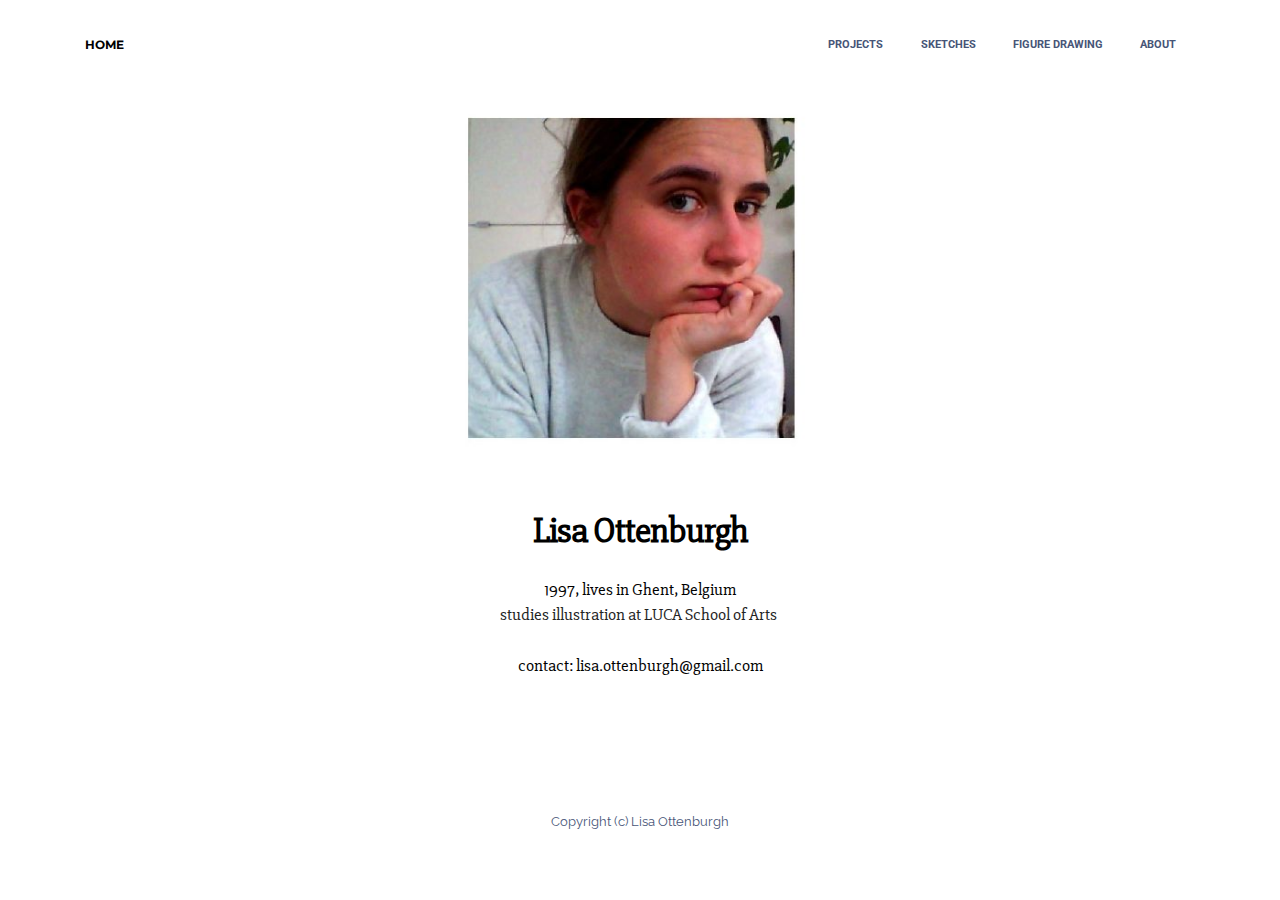
<file: about.html>
<!DOCTYPE html>
<html>
<head>
  <!-- Site made with Mobirise Website Builder v3.12.1, https://mobirise.com -->
  <meta charset="UTF-8">
  <meta http-equiv="X-UA-Compatible" content="IE=edge">
  <meta name="generator" content="Mobirise v3.12.1, mobirise.com">
  <meta name="viewport" content="width=device-width, initial-scale=1">
  <link rel="shortcut icon" href="assets/images/scan0001-kopie-142x128-85.jpg" type="image/x-icon">
  <meta name="description" content="">
  
  <link rel="stylesheet" href="https://fonts.googleapis.com/css?family=Lora:400,700,400italic,700italic&amp;subset=latin">
  <link rel="stylesheet" href="https://fonts.googleapis.com/css?family=Montserrat:400,700">
  <link rel="stylesheet" href="https://fonts.googleapis.com/css?family=Raleway:100,100i,200,200i,300,300i,400,400i,500,500i,600,600i,700,700i,800,800i,900,900i">
  <link rel="stylesheet" href="assets/bootstrap-material-design-font/css/material.css">
  <link rel="stylesheet" href="assets/tether/tether.min.css">
  <link rel="stylesheet" href="assets/bootstrap/css/bootstrap.min.css">
  <link rel="stylesheet" href="assets/dropdown/css/style.css">
  <link rel="stylesheet" href="assets/animate.css/animate.min.css">
  <link rel="stylesheet" href="assets/theme/css/style.css">
  <link rel="stylesheet" href="assets/mobirise/css/mbr-additional.css" type="text/css">
  
  
  
</head>
<body>
<section id="ext_menu-4">

    <nav class="navbar navbar-dropdown navbar-fixed-top">
        <div class="container">

            <div class="mbr-table">
                <div class="mbr-table-cell">

                    <div class="navbar-brand">
                        
                        <a class="navbar-caption text-black" href="home.html">HOME</a>
                    </div>

                </div>
                <div class="mbr-table-cell">

                    <button class="navbar-toggler pull-xs-right hidden-md-up" type="button" data-toggle="collapse" data-target="#exCollapsingNavbar">
                        <div class="hamburger-icon"></div>
                    </button>

                    <ul class="nav-dropdown collapse pull-xs-right nav navbar-nav navbar-toggleable-sm" id="exCollapsingNavbar"><li class="nav-item"><a class="nav-link link" href="projects.html">PROJECTS</a></li><li class="nav-item"><a class="nav-link link" href="sketches.html">SKETCHES</a></li><li class="nav-item"><a class="nav-link link" href="figure drawing.html">FIGURE DRAWING</a></li><li class="nav-item"><a class="nav-link link" href="about.html">ABOUT</a></li></ul>
                    <button hidden="" class="navbar-toggler navbar-close" type="button" data-toggle="collapse" data-target="#exCollapsingNavbar">
                        <div class="close-icon"></div>
                    </button>

                </div>
            </div>

        </div>
    </nav>

</section>

<section class="engine"><a rel="external" href="https://mobirise.com">Website Maker</a></section><section class="mbr-section mbr-section-nopadding mbr-figure--caption-outside-bottom mbr-after-navbar" id="image1-b">
    <div class="mbr-figure">
        <div><img src="assets/images/2ikke-1400x560-68.jpg"></div>
        
    </div>
</section>

<section class="mbr-section article" id="msg-box3-c" style="background-color: rgb(255, 255, 255); padding-top: 0px; padding-bottom: 80px;">

    
    <div class="container">
        <div class="row">
            <div class="col-md-8 col-md-offset-2 text-xs-center">
                <h3 class="mbr-section-title display-2">Lisa Ottenburgh</h3>
                <div class="lead"><p></p><p></p><p>1997, lives in Ghent, Belgium</p>studies illustration at LUCA School of Arts&nbsp;<p></p><p></p><p></p><p>contact: lisa.ottenburgh@gmail.com</p><p></p></div>
                
            </div>
        </div>
    </div>

</section>

<footer class="mbr-small-footer mbr-section mbr-section-nopadding" id="footer1-5" style="background-color: rgb(255, 255, 255); padding-top: 1.75rem; padding-bottom: 1.75rem;">
    
    <div class="container">
        <p class="text-xs-center">Copyright (c) Lisa Ottenburgh</p>
    </div>
</footer>


  <script src="assets/web/assets/jquery/jquery.min.js"></script>
  <script src="assets/tether/tether.min.js"></script>
  <script src="assets/bootstrap/js/bootstrap.min.js"></script>
  <script src="assets/smooth-scroll/smooth-scroll.js"></script>
  <script src="assets/dropdown/js/script.min.js"></script>
  <script src="assets/touch-swipe/jquery.touch-swipe.min.js"></script>
  <script src="assets/viewport-checker/jquery.viewportchecker.js"></script>
  <script src="assets/theme/js/script.js"></script>
  
  
  <input name="animation" type="hidden">
  </body>
</html>
</file>
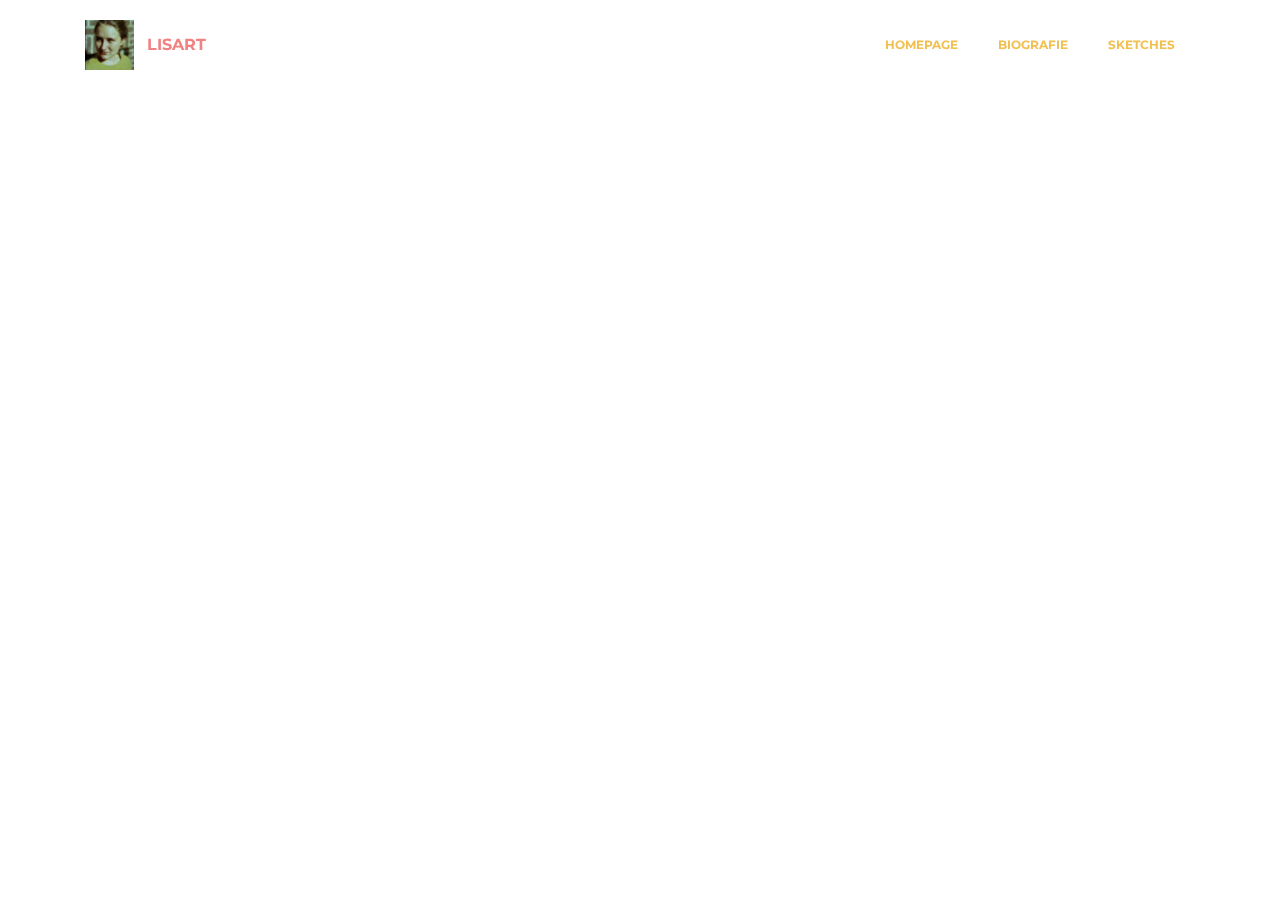
<file: Biografie.html>
<!DOCTYPE html>
<html>
<head>
  <!-- Site made with Mobirise Website Builder v3.10.1, https://mobirise.com -->
  <meta charset="UTF-8">
  <meta http-equiv="X-UA-Compatible" content="IE=edge">
  <meta name="generator" content="Mobirise v3.10.1, mobirise.com">
  <meta name="viewport" content="width=device-width, initial-scale=1">
  <link rel="shortcut icon" href="assets/images/12240145-889549704462711-4758620449225614174-n-kopie-125x128-53.jpg" type="image/x-icon">
  <meta name="description" content="">
  
  <link rel="stylesheet" href="https://fonts.googleapis.com/css?family=Lora:400,700,400italic,700italic&amp;subset=latin">
  <link rel="stylesheet" href="https://fonts.googleapis.com/css?family=Montserrat:400,700">
  <link rel="stylesheet" href="https://fonts.googleapis.com/css?family=Raleway:100,100i,200,200i,300,300i,400,400i,500,500i,600,600i,700,700i,800,800i,900,900i">
  <link rel="stylesheet" href="assets/bootstrap-material-design-font/css/material.css">
  <link rel="stylesheet" href="assets/tether/tether.min.css">
  <link rel="stylesheet" href="assets/bootstrap/css/bootstrap.min.css">
  <link rel="stylesheet" href="assets/animate.css/animate.min.css">
  <link rel="stylesheet" href="assets/dropdown/css/style.css">
  <link rel="stylesheet" href="assets/theme/css/style.css">
  <link rel="stylesheet" href="assets/mobirise/css/mbr-additional.css" type="text/css">
  
  
  
</head>
<body>
<section id="ext_menu-m">

    <nav class="navbar navbar-dropdown navbar-fixed-top">
        <div class="container">

            <div class="mbr-table">
                <div class="mbr-table-cell">

                    <div class="navbar-brand">
                        <a href="index.html" class="navbar-logo"><img src="assets/images/12240145-889549704462711-4758620449225614174-n-kopie-125x128-53.jpg" alt="Mobirise"></a>
                        <a class="navbar-caption text-danger" href="Homepage.html">LISART</a>
                    </div>

                </div>
                <div class="mbr-table-cell">

                    <button class="navbar-toggler pull-xs-right hidden-md-up" type="button" data-toggle="collapse" data-target="#exCollapsingNavbar">
                        <div class="hamburger-icon"></div>
                    </button>

                    <ul class="nav-dropdown collapse pull-xs-right nav navbar-nav navbar-toggleable-sm" id="exCollapsingNavbar"><li class="nav-item"><a class="nav-link link" href="Homepage.html">HOMEPAGE</a></li><li class="nav-item"><a class="nav-link link" href="Biografie.html">BIOGRAFIE</a></li><li class="nav-item"><a class="nav-link link" href="Sketches.html">SKETCHES</a></li></ul>
                    <button hidden="" class="navbar-toggler navbar-close" type="button" data-toggle="collapse" data-target="#exCollapsingNavbar">
                        <div class="close-icon"></div>
                    </button>

                </div>
            </div>

        </div>
    </nav>

</section>


  <section class="engine"><a rel="external" href="https://mobirise.com">best bootstrap site maker software download</a></section><script src="assets/web/assets/jquery/jquery.min.js"></script>
  <script src="assets/tether/tether.min.js"></script>
  <script src="assets/bootstrap/js/bootstrap.min.js"></script>
  <script src="assets/smooth-scroll/SmoothScroll.js"></script>
  <script src="assets/viewportChecker/jquery.viewportchecker.js"></script>
  <script src="assets/dropdown/js/script.min.js"></script>
  <script src="assets/touchSwipe/jquery.touchSwipe.min.js"></script>
  <script src="assets/theme/js/script.js"></script>
  
  
  <input name="animation" type="hidden">
  </body>
</html>
</file>
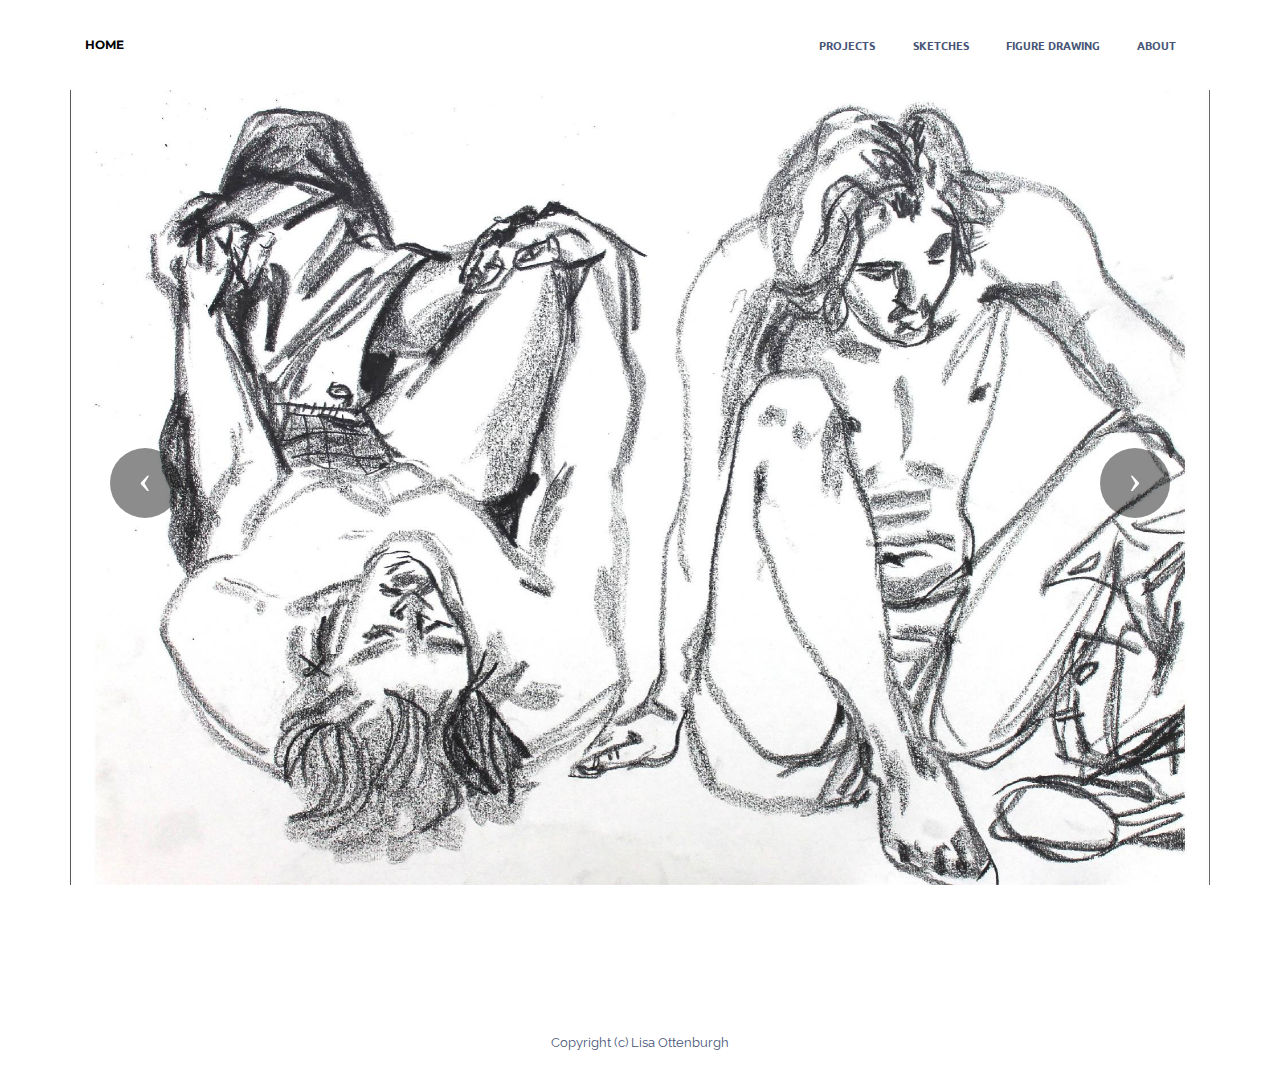
<file: figure drawing.html>
<!DOCTYPE html>
<html>
<head>
  <!-- Site made with Mobirise Website Builder v3.12.1, https://mobirise.com -->
  <meta charset="UTF-8">
  <meta http-equiv="X-UA-Compatible" content="IE=edge">
  <meta name="generator" content="Mobirise v3.12.1, mobirise.com">
  <meta name="viewport" content="width=device-width, initial-scale=1">
  <link rel="shortcut icon" href="assets/images/scan0001-kopie-142x128-85.jpg" type="image/x-icon">
  <meta name="description" content="">
  
  <link rel="stylesheet" href="https://fonts.googleapis.com/css?family=Lora:400,700,400italic,700italic&amp;subset=latin">
  <link rel="stylesheet" href="https://fonts.googleapis.com/css?family=Montserrat:400,700">
  <link rel="stylesheet" href="https://fonts.googleapis.com/css?family=Raleway:100,100i,200,200i,300,300i,400,400i,500,500i,600,600i,700,700i,800,800i,900,900i">
  <link rel="stylesheet" href="assets/bootstrap-material-design-font/css/material.css">
  <link rel="stylesheet" href="assets/tether/tether.min.css">
  <link rel="stylesheet" href="assets/bootstrap/css/bootstrap.min.css">
  <link rel="stylesheet" href="assets/dropdown/css/style.css">
  <link rel="stylesheet" href="assets/animate.css/animate.min.css">
  <link rel="stylesheet" href="assets/theme/css/style.css">
  <link rel="stylesheet" href="assets/mobirise/css/mbr-additional.css" type="text/css">
  
  
  
</head>
<body>
<section id="ext_menu-w">

    <nav class="navbar navbar-dropdown navbar-fixed-top">
        <div class="container">

            <div class="mbr-table">
                <div class="mbr-table-cell">

                    <div class="navbar-brand">
                        
                        <a class="navbar-caption text-black" href="home.html">HOME</a>
                    </div>

                </div>
                <div class="mbr-table-cell">

                    <button class="navbar-toggler pull-xs-right hidden-md-up" type="button" data-toggle="collapse" data-target="#exCollapsingNavbar">
                        <div class="hamburger-icon"></div>
                    </button>

                    <ul class="nav-dropdown collapse pull-xs-right nav navbar-nav navbar-toggleable-sm" id="exCollapsingNavbar"><li class="nav-item"><a class="nav-link link" href="projects.html">PROJECTS</a></li><li class="nav-item"><a class="nav-link link" href="sketches.html">SKETCHES</a></li><li class="nav-item"><a class="nav-link link" href="figure drawing.html">FIGURE DRAWING</a></li><li class="nav-item"><a class="nav-link link" href="about.html">ABOUT</a></li></ul>
                    <button hidden="" class="navbar-toggler navbar-close" type="button" data-toggle="collapse" data-target="#exCollapsingNavbar">
                        <div class="close-icon"></div>
                    </button>

                </div>
            </div>

        </div>
    </nav>

</section>

<section class="engine"><a rel="external" href="https://mobirise.com">mobirise.com</a></section><section class="mbr-slider mbr-section mbr-section__container carousel slide mbr-section-nopadding mbr-after-navbar" data-ride="carousel" data-keyboard="false" data-wrap="true" data-pause="false" data-interval="6000" id="slider3-y" style="background-color: rgb(255, 255, 255);">
    <div class=" container boxed-slider" style="padding-top: 80px; padding-bottom: 120px;">
        <div>
            <div>
                
                <div class="carousel-inner" role="listbox">
                    <div class="mbr-section mbr-section-hero carousel-item dark center active" data-bg-video-slide="false">
                        <div class="mbr-table-cell">
                            
                            <div class="container-slide">
                                <img src="assets/images/naamlo4os-1-2000x1413.jpg">
                                <div class="row">
                                    <div class="col-md-8 col-md-offset-2 text-xs-center">
                                        
                                        

                                        
                                    </div>
                                </div>
                            </div>
                        </div>
                    </div><div class="mbr-section mbr-section-hero carousel-item dark center" data-bg-video-slide="false">
                        <div class="mbr-table-cell">
                            
                            <div class="container-slide">
                                <img src="assets/images/naamloos-9-2000x1413.jpg">
                                <div class="row">
                                    <div class="col-md-8 col-md-offset-2 text-xs-center">
                                        
                                        

                                        
                                    </div>
                                </div>
                            </div>
                        </div>
                    </div><div class="mbr-section mbr-section-hero carousel-item dark center" data-bg-video-slide="false">
                        <div class="mbr-table-cell">
                            
                            <div class="container-slide">
                                <img src="assets/images/naamloos-10-2000x1413.jpg">
                                <div class="row">
                                    <div class="col-md-8 col-md-offset-2 text-xs-center">
                                        
                                        

                                        
                                    </div>
                                </div>
                            </div>
                        </div>
                    </div><div class="mbr-section mbr-section-hero carousel-item dark center" data-bg-video-slide="false">
                        <div class="mbr-table-cell">
                            
                            <div class="container-slide">
                                <img src="assets/images/naamloos-11-2000x1413.jpg">
                                <div class="row">
                                    <div class="col-md-8 col-md-offset-2 text-xs-center">
                                        
                                        

                                        
                                    </div>
                                </div>
                            </div>
                        </div>
                    </div><div class="mbr-section mbr-section-hero carousel-item dark center" data-bg-video-slide="false">
                        <div class="mbr-table-cell">
                            
                            <div class="container-slide">
                                <img src="assets/images/naamloos-12-2000x1413.jpg">
                                <div class="row">
                                    <div class="col-md-8 col-md-offset-2 text-xs-center">
                                        
                                        

                                        
                                    </div>
                                </div>
                            </div>
                        </div>
                    </div><div class="mbr-section mbr-section-hero carousel-item dark center" data-bg-video-slide="false">
                        <div class="mbr-table-cell">
                            
                            <div class="container-slide">
                                <img src="assets/images/naamloos-13-2000x1413.jpg">
                                <div class="row">
                                    <div class="col-md-8 col-md-offset-2 text-xs-center">
                                        
                                        

                                        
                                    </div>
                                </div>
                            </div>
                        </div>
                    </div><div class="mbr-section mbr-section-hero carousel-item dark center" data-bg-video-slide="false">
                        <div class="mbr-table-cell">
                            
                            <div class="container-slide">
                                <img src="assets/images/naamloos-14-2000x1413.jpg">
                                <div class="row">
                                    <div class="col-md-8 col-md-offset-2 text-xs-center">
                                        
                                        

                                        
                                    </div>
                                </div>
                            </div>
                        </div>
                    </div><div class="mbr-section mbr-section-hero carousel-item dark center" data-bg-video-slide="false">
                        <div class="mbr-table-cell">
                            
                            <div class="container-slide">
                                <img src="assets/images/naamloos-15-2000x1413.jpg">
                                <div class="row">
                                    <div class="col-md-8 col-md-offset-2 text-xs-center">
                                        
                                        

                                        
                                    </div>
                                </div>
                            </div>
                        </div>
                    </div><div class="mbr-section mbr-section-hero carousel-item dark center" data-bg-video-slide="false">
                        <div class="mbr-table-cell">
                            
                            <div class="container-slide">
                                <img src="assets/images/naamloos-16-2000x1413.jpg">
                                <div class="row">
                                    <div class="col-md-8 col-md-offset-2 text-xs-center">
                                        
                                        

                                        
                                    </div>
                                </div>
                            </div>
                        </div>
                    </div><div class="mbr-section mbr-section-hero carousel-item dark center" data-bg-video-slide="false">
                        <div class="mbr-table-cell">
                            
                            <div class="container-slide">
                                <img src="assets/images/naamloos-17-2000x1413.jpg">
                                <div class="row">
                                    <div class="col-md-8 col-md-offset-2 text-xs-center">
                                        
                                        

                                        
                                    </div>
                                </div>
                            </div>
                        </div>
                    </div>
                </div>

                <a data-app-prevent-settings="" class="left carousel-control" role="button" data-slide="prev" href="#slider3-y">
                    <span class="icon-prev" aria-hidden="true"></span>
                    <span class="sr-only">Previous</span>
                </a>
                <a data-app-prevent-settings="" class="right carousel-control" role="button" data-slide="next" href="#slider3-y">
                    <span class="icon-next" aria-hidden="true"></span>
                    <span class="sr-only">Next</span>
                </a>
            </div>
        </div>
    </div>
</section>

<footer class="mbr-small-footer mbr-section mbr-section-nopadding" id="footer1-x" style="background-color: rgb(255, 255, 255); padding-top: 1.75rem; padding-bottom: 1.75rem;">
    
    <div class="container">
        <p class="text-xs-center">Copyright (c) Lisa Ottenburgh</p>
    </div>
</footer>


  <script src="assets/web/assets/jquery/jquery.min.js"></script>
  <script src="assets/tether/tether.min.js"></script>
  <script src="assets/bootstrap/js/bootstrap.min.js"></script>
  <script src="assets/smooth-scroll/smooth-scroll.js"></script>
  <script src="assets/dropdown/js/script.min.js"></script>
  <script src="assets/touch-swipe/jquery.touch-swipe.min.js"></script>
  <script src="assets/viewport-checker/jquery.viewportchecker.js"></script>
  <script src="assets/bootstrap-carousel-swipe/bootstrap-carousel-swipe.js"></script>
  <script src="assets/theme/js/script.js"></script>
  
  
  <input name="animation" type="hidden">
  </body>
</html>
</file>
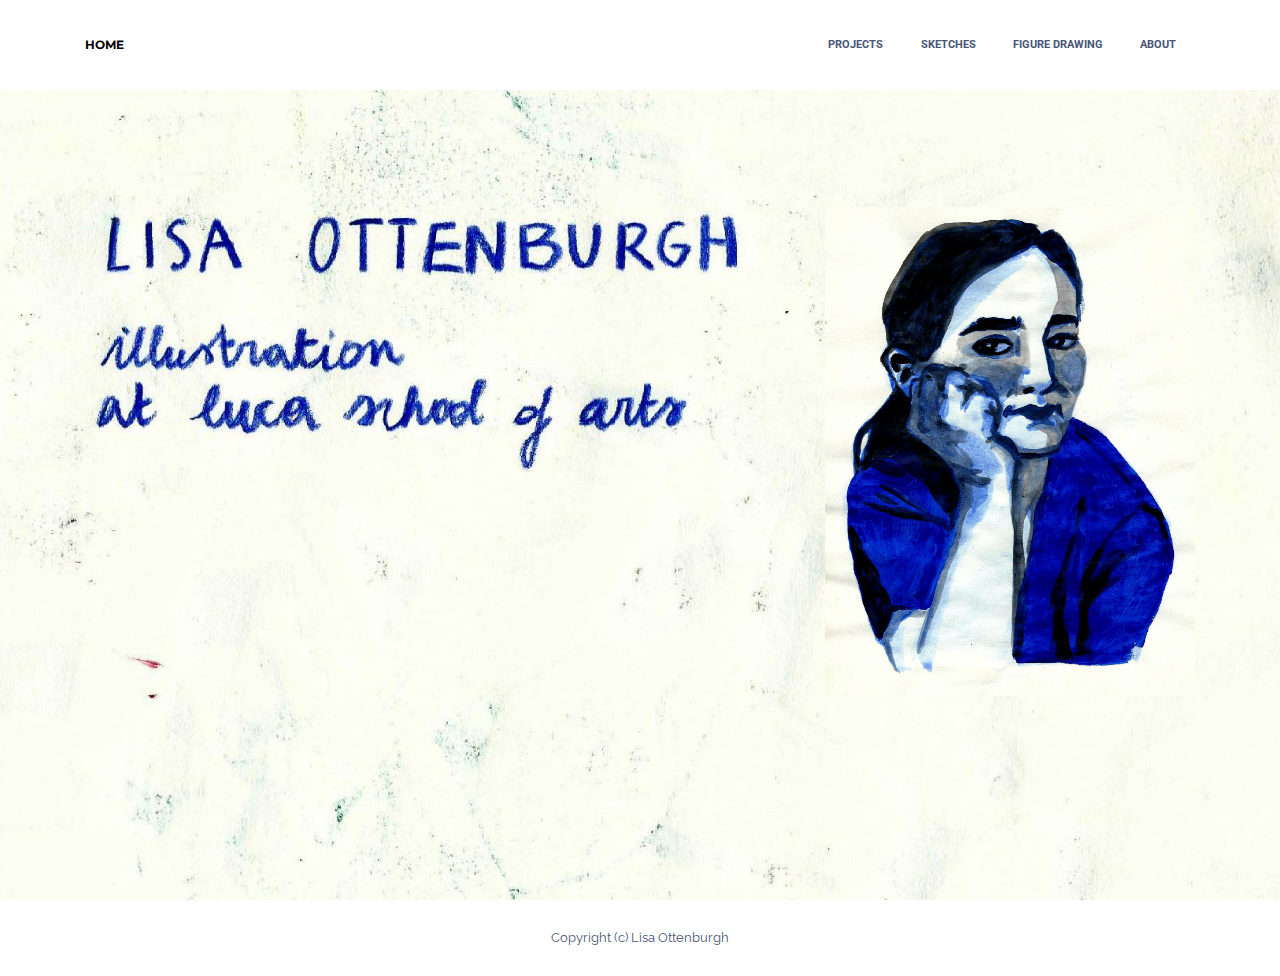
<file: home.html>
<!DOCTYPE html>
<html>
<head>
  <!-- Site made with Mobirise Website Builder v3.12.1, https://mobirise.com -->
  <meta charset="UTF-8">
  <meta http-equiv="X-UA-Compatible" content="IE=edge">
  <meta name="generator" content="Mobirise v3.12.1, mobirise.com">
  <meta name="viewport" content="width=device-width, initial-scale=1">
  <link rel="shortcut icon" href="assets/images/scan0001-kopie-142x128-85.jpg" type="image/x-icon">
  <meta name="description" content="">
  
  <link rel="stylesheet" href="https://fonts.googleapis.com/css?family=Lora:400,700,400italic,700italic&amp;subset=latin">
  <link rel="stylesheet" href="https://fonts.googleapis.com/css?family=Montserrat:400,700">
  <link rel="stylesheet" href="https://fonts.googleapis.com/css?family=Raleway:100,100i,200,200i,300,300i,400,400i,500,500i,600,600i,700,700i,800,800i,900,900i">
  <link rel="stylesheet" href="assets/bootstrap-material-design-font/css/material.css">
  <link rel="stylesheet" href="assets/tether/tether.min.css">
  <link rel="stylesheet" href="assets/bootstrap/css/bootstrap.min.css">
  <link rel="stylesheet" href="assets/animate.css/animate.min.css">
  <link rel="stylesheet" href="assets/dropdown/css/style.css">
  <link rel="stylesheet" href="assets/theme/css/style.css">
  <link rel="stylesheet" href="assets/mobirise/css/mbr-additional.css" type="text/css">
  
  
  
</head>
<body>
<section id="ext_menu-2">

    <nav class="navbar navbar-dropdown navbar-fixed-top">
        <div class="container">

            <div class="mbr-table">
                <div class="mbr-table-cell">

                    <div class="navbar-brand">
                        
                        <a class="navbar-caption text-black" href="home.html">HOME</a>
                    </div>

                </div>
                <div class="mbr-table-cell">

                    <button class="navbar-toggler pull-xs-right hidden-md-up" type="button" data-toggle="collapse" data-target="#exCollapsingNavbar">
                        <div class="hamburger-icon"></div>
                    </button>

                    <ul class="nav-dropdown collapse pull-xs-right nav navbar-nav navbar-toggleable-sm" id="exCollapsingNavbar"><li class="nav-item"><a class="nav-link link" href="projects.html">PROJECTS</a></li><li class="nav-item"><a class="nav-link link" href="sketches.html">SKETCHES</a></li><li class="nav-item"><a class="nav-link link" href="figure drawing.html">FIGURE DRAWING</a></li><li class="nav-item"><a class="nav-link link" href="about.html">ABOUT</a></li></ul>
                    <button hidden="" class="navbar-toggler navbar-close" type="button" data-toggle="collapse" data-target="#exCollapsingNavbar">
                        <div class="close-icon"></div>
                    </button>

                </div>
            </div>

        </div>
    </nav>

</section>

<section class="engine"><a rel="external" href="https://mobirise.com">Website Builder</a></section><section class="mbr-section mbr-section-hero mbr-section-full header2 mbr-after-navbar" id="header2-1" style="background-image: url(assets/images/scan0001-2000x1143-83.jpg);">

    

    <div class="mbr-table mbr-table-full">
        <div class="mbr-table-cell">

            <div class="container">
                <div class="mbr-section row">
                    <div class="mbr-table-md-up">
                        
                        
                        

                        <div class="mbr-table-cell col-md-5 content-size text-xs-center text-md-right">

                            

                            <div class="mbr-section-text">
                                
                            </div>

                            

                        </div>
                        <div class="mbr-table-cell mbr-valign-top mbr-left-padding-md-up col-md-7 image-size" style="width: 39%;">
                            <div class="mbr-figure"><img src="assets/images/zelfportret-1-1400x1856-80.jpg"></div>
                        </div>

                    </div>
                </div>
            </div>

        </div>
    </div>

    

</section>

<footer class="mbr-small-footer mbr-section mbr-section-nopadding" id="footer1-3" style="background-color: rgb(255, 255, 255); padding-top: 1.75rem; padding-bottom: 1.75rem;">
    
    <div class="container">
        <p class="text-xs-center">Copyright (c) Lisa Ottenburgh</p>
    </div>
</footer>


  <script src="assets/web/assets/jquery/jquery.min.js"></script>
  <script src="assets/tether/tether.min.js"></script>
  <script src="assets/bootstrap/js/bootstrap.min.js"></script>
  <script src="assets/smooth-scroll/smooth-scroll.js"></script>
  <script src="assets/viewport-checker/jquery.viewportchecker.js"></script>
  <script src="assets/dropdown/js/script.min.js"></script>
  <script src="assets/touch-swipe/jquery.touch-swipe.min.js"></script>
  <script src="assets/theme/js/script.js"></script>
  
  
  <input name="animation" type="hidden">
  </body>
</html>
</file>
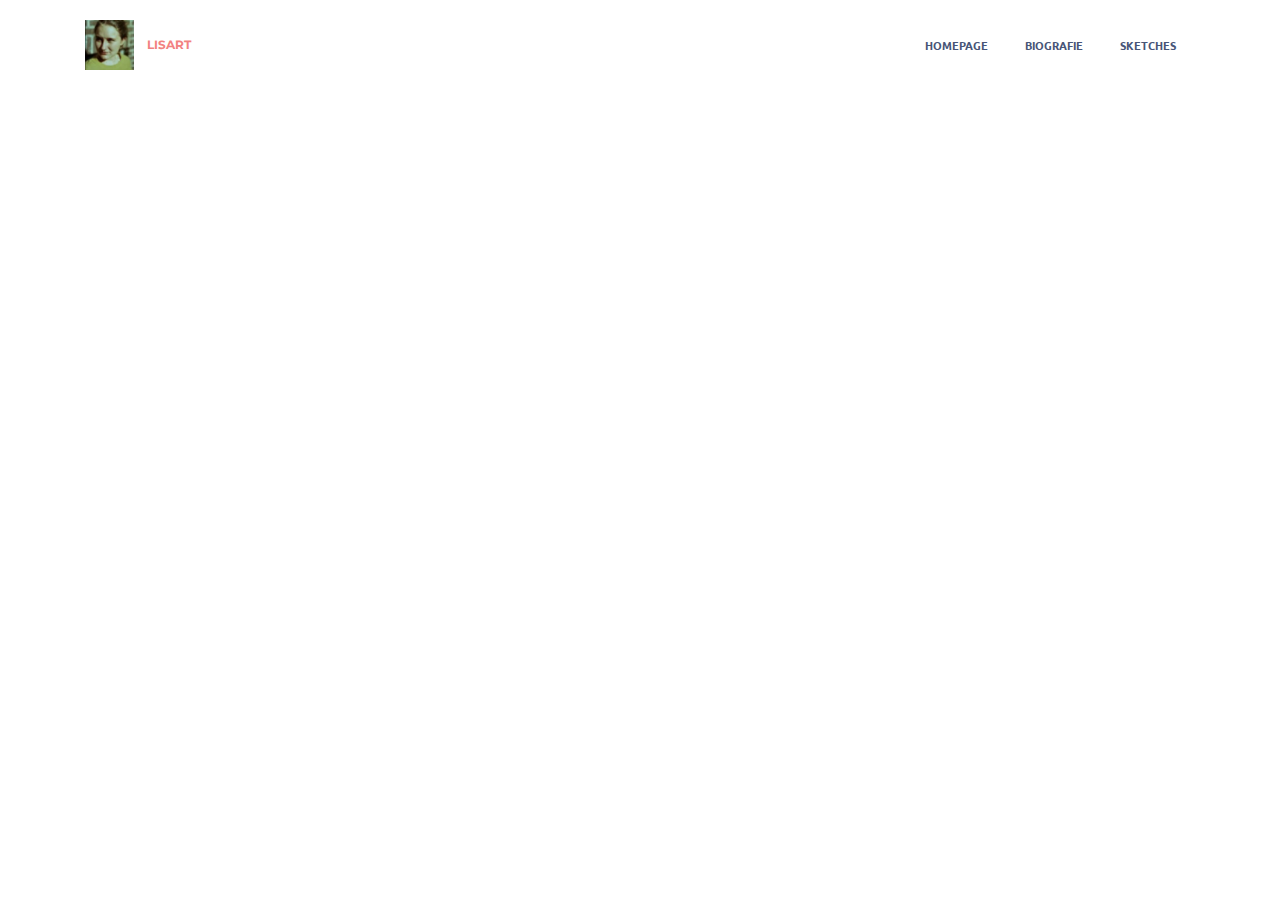
<file: Nudeshtml.html>
<!DOCTYPE html>
<html>
<head>
  <!-- Site made with Mobirise Website Builder v3.10.1, https://mobirise.com -->
  <meta charset="UTF-8">
  <meta http-equiv="X-UA-Compatible" content="IE=edge">
  <meta name="generator" content="Mobirise v3.10.1, mobirise.com">
  <meta name="viewport" content="width=device-width, initial-scale=1">
  <link rel="shortcut icon" href="assets/images/12240145-889549704462711-4758620449225614174-n-kopie-125x128-53.jpg" type="image/x-icon">
  <meta name="description" content="">
  
  <link rel="stylesheet" href="https://fonts.googleapis.com/css?family=Lora:400,700,400italic,700italic&amp;subset=latin">
  <link rel="stylesheet" href="https://fonts.googleapis.com/css?family=Montserrat:400,700">
  <link rel="stylesheet" href="https://fonts.googleapis.com/css?family=Raleway:100,100i,200,200i,300,300i,400,400i,500,500i,600,600i,700,700i,800,800i,900,900i">
  <link rel="stylesheet" href="assets/bootstrap-material-design-font/css/material.css">
  <link rel="stylesheet" href="assets/tether/tether.min.css">
  <link rel="stylesheet" href="assets/bootstrap/css/bootstrap.min.css">
  <link rel="stylesheet" href="assets/animate.css/animate.min.css">
  <link rel="stylesheet" href="assets/dropdown/css/style.css">
  <link rel="stylesheet" href="assets/theme/css/style.css">
  <link rel="stylesheet" href="assets/mobirise/css/mbr-additional.css" type="text/css">
  
  
  
</head>
<body>
<section id="ext_menu-o">

    <nav class="navbar navbar-dropdown navbar-fixed-top">
        <div class="container">

            <div class="mbr-table">
                <div class="mbr-table-cell">

                    <div class="navbar-brand">
                        <a href="index.html" class="navbar-logo"><img src="assets/images/12240145-889549704462711-4758620449225614174-n-kopie-125x128-53.jpg" alt="Mobirise"></a>
                        <a class="navbar-caption text-danger" href="Homepage.html">LISART</a>
                    </div>

                </div>
                <div class="mbr-table-cell">

                    <button class="navbar-toggler pull-xs-right hidden-md-up" type="button" data-toggle="collapse" data-target="#exCollapsingNavbar">
                        <div class="hamburger-icon"></div>
                    </button>

                    <ul class="nav-dropdown collapse pull-xs-right nav navbar-nav navbar-toggleable-sm" id="exCollapsingNavbar"><li class="nav-item"><a class="nav-link link" href="Homepage.html">HOMEPAGE</a></li><li class="nav-item"><a class="nav-link link" href="Biografie.html">BIOGRAFIE</a></li><li class="nav-item"><a class="nav-link link" href="Sketches.html">SKETCHES</a></li></ul>
                    <button hidden="" class="navbar-toggler navbar-close" type="button" data-toggle="collapse" data-target="#exCollapsingNavbar">
                        <div class="close-icon"></div>
                    </button>

                </div>
            </div>

        </div>
    </nav>

</section>


  <section class="engine"><a rel="external" href="https://mobirise.com">free wysiwyg website builder software download</a></section><script src="assets/web/assets/jquery/jquery.min.js"></script>
  <script src="assets/tether/tether.min.js"></script>
  <script src="assets/bootstrap/js/bootstrap.min.js"></script>
  <script src="assets/smooth-scroll/SmoothScroll.js"></script>
  <script src="assets/viewportChecker/jquery.viewportchecker.js"></script>
  <script src="assets/dropdown/js/script.min.js"></script>
  <script src="assets/touchSwipe/jquery.touchSwipe.min.js"></script>
  <script src="assets/theme/js/script.js"></script>
  
  
  <input name="animation" type="hidden">
  </body>
</html>
</file>
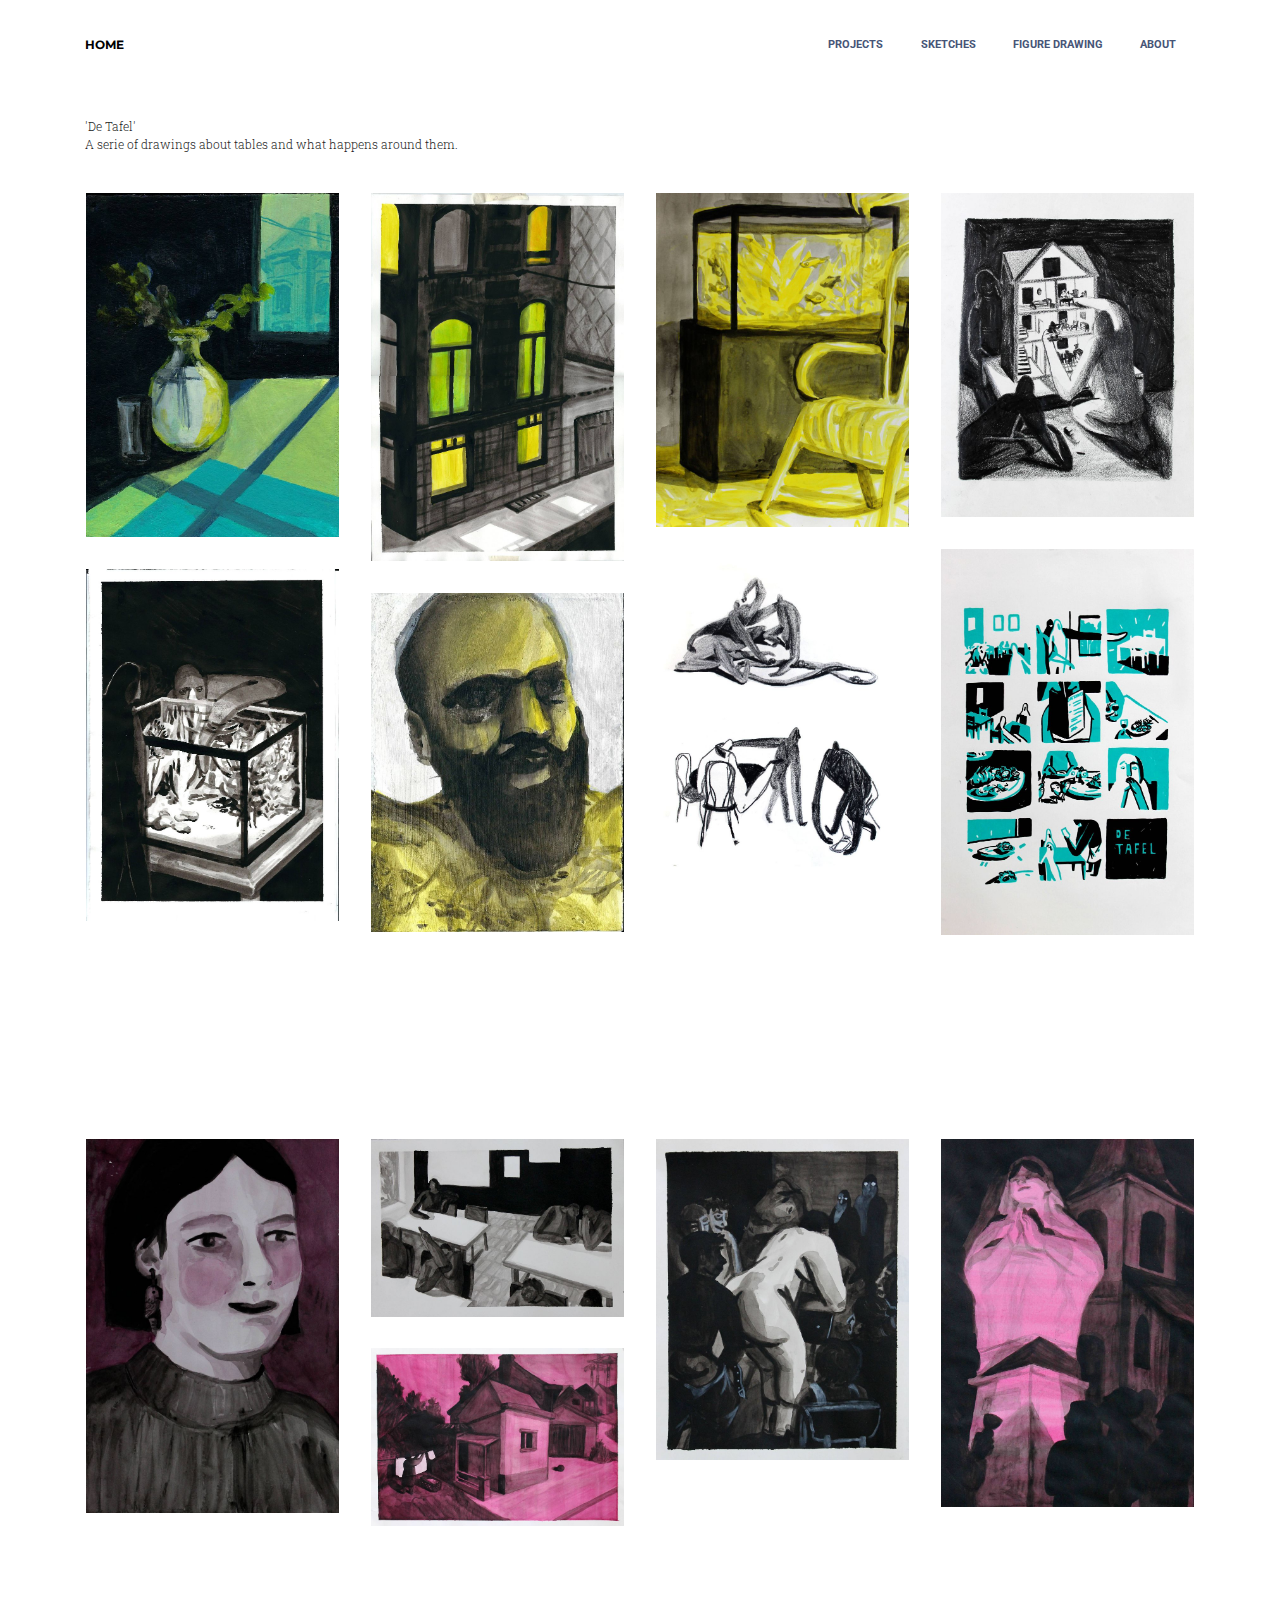
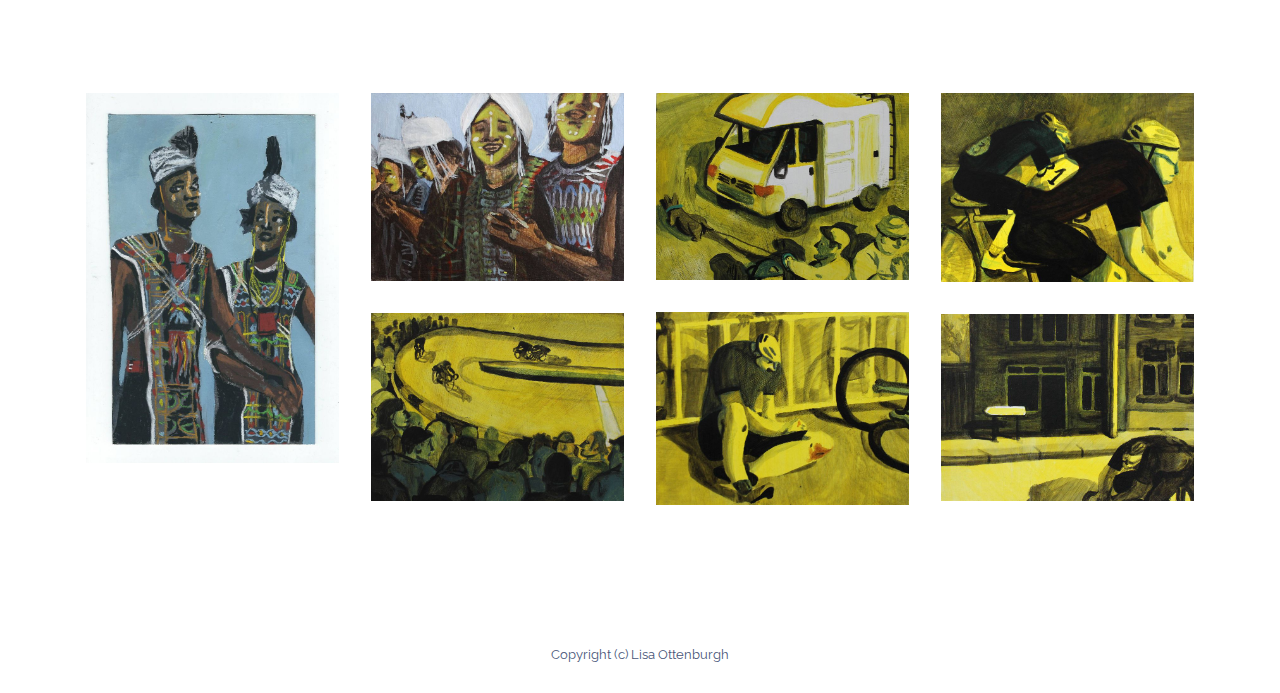
<file: projects.html>
<!DOCTYPE html>
<html>
<head>
  <!-- Site made with Mobirise Website Builder v3.12.1, https://mobirise.com -->
  <meta charset="UTF-8">
  <meta http-equiv="X-UA-Compatible" content="IE=edge">
  <meta name="generator" content="Mobirise v3.12.1, mobirise.com">
  <meta name="viewport" content="width=device-width, initial-scale=1">
  <link rel="shortcut icon" href="assets/images/scan0001-kopie-142x128-85.jpg" type="image/x-icon">
  <meta name="description" content="">
  
  <link rel="stylesheet" href="https://fonts.googleapis.com/css?family=Lora:400,700,400italic,700italic&amp;subset=latin">
  <link rel="stylesheet" href="https://fonts.googleapis.com/css?family=Montserrat:400,700">
  <link rel="stylesheet" href="https://fonts.googleapis.com/css?family=Raleway:100,100i,200,200i,300,300i,400,400i,500,500i,600,600i,700,700i,800,800i,900,900i">
  <link rel="stylesheet" href="assets/bootstrap-material-design-font/css/material.css">
  <link rel="stylesheet" href="assets/et-line-font-plugin/style.css">
  <link rel="stylesheet" href="assets/tether/tether.min.css">
  <link rel="stylesheet" href="assets/bootstrap/css/bootstrap.min.css">
  <link rel="stylesheet" href="assets/dropdown/css/style.css">
  <link rel="stylesheet" href="assets/animate.css/animate.min.css">
  <link rel="stylesheet" href="assets/theme/css/style.css">
  <link rel="stylesheet" href="assets/mobirise-gallery/style.css">
  <link rel="stylesheet" href="assets/mobirise/css/mbr-additional.css" type="text/css">
  
  
  
</head>
<body>
<section id="ext_menu-d">

    <nav class="navbar navbar-dropdown navbar-fixed-top">
        <div class="container">

            <div class="mbr-table">
                <div class="mbr-table-cell">

                    <div class="navbar-brand">
                        
                        <a class="navbar-caption text-black" href="home.html">HOME</a>
                    </div>

                </div>
                <div class="mbr-table-cell">

                    <button class="navbar-toggler pull-xs-right hidden-md-up" type="button" data-toggle="collapse" data-target="#exCollapsingNavbar">
                        <div class="hamburger-icon"></div>
                    </button>

                    <ul class="nav-dropdown collapse pull-xs-right nav navbar-nav navbar-toggleable-sm" id="exCollapsingNavbar"><li class="nav-item"><a class="nav-link link" href="projects.html">PROJECTS</a></li><li class="nav-item"><a class="nav-link link" href="sketches.html">SKETCHES</a></li><li class="nav-item"><a class="nav-link link" href="figure drawing.html">FIGURE DRAWING</a></li><li class="nav-item"><a class="nav-link link" href="about.html">ABOUT</a></li></ul>
                    <button hidden="" class="navbar-toggler navbar-close" type="button" data-toggle="collapse" data-target="#exCollapsingNavbar">
                        <div class="close-icon"></div>
                    </button>

                </div>
            </div>

        </div>
    </nav>

</section>

<section class="engine"><a rel="external" href="https://mobirise.com">https://mobirise.com/</a></section><section class="mbr-section mbr-section__container article mbr-after-navbar" id="header3-f" style="background-color: rgb(255, 255, 255); padding-top: 20px; padding-bottom: 20px;">
    <div class="container">
        <div class="row">
            <div class="col-xs-12">
                <h3 class="mbr-section-title display-2">Title with Solid Background Color</h3>
                <small class="mbr-section-subtitle"></small>
            </div>
        </div>
    </div>
</section>

<section class="mbr-section article mbr-section__container" id="content1-j" style="background-color: rgb(255, 255, 255); padding-top: 20px; padding-bottom: 0px;">

    <div class="container">
        <div class="row">
            <div class="col-xs-12 lead"><p>'De Tafel'</p><p>A serie of drawings about tables and what happens around them.&nbsp;</p></div>
        </div>
    </div>

</section>

<section class="mbr-gallery mbr-section mbr-section-nopadding mbr-slider-carousel" id="gallery2-h" data-filter="false" style="padding-top: 1.5rem; padding-bottom: 6rem;">
    <!-- Filter -->
    

    <!-- Gallery -->
    <div class="mbr-gallery-row container">
        <div class=" mbr-gallery-layout-default">
            <div>
                <div>
                    <div class="mbr-gallery-item mbr-gallery-item__mobirise3 mbr-gallery-item--p1" data-tags="Awesome" data-video-url="false">
                        <div href="#lb-gallery2-h" data-slide-to="0" data-toggle="modal">
                            
                            

                            <img alt="" src="assets/images/scan0009-2000x2724-800x1089.jpg">
                            
                            <span class="icon-focus"></span>
                            
                        </div>
                    </div><div class="mbr-gallery-item mbr-gallery-item__mobirise3 mbr-gallery-item--p1" data-tags="Beautiful" data-video-url="false">
                        <div href="#lb-gallery2-h" data-slide-to="1" data-toggle="modal">
                            
                            

                            <img alt="" src="assets/images/scan0007-2000x2910-800x1164.jpg">
                            
                            <span class="icon-focus"></span>
                            
                        </div>
                    </div><div class="mbr-gallery-item mbr-gallery-item__mobirise3 mbr-gallery-item--p1" data-tags="Responsive" data-video-url="false">
                        <div href="#lb-gallery2-h" data-slide-to="2" data-toggle="modal">
                            
                            

                            <img alt="" src="assets/images/img-2000x2641-800x1056.jpg">
                            
                            <span class="icon-focus"></span>
                            
                        </div>
                    </div><div class="mbr-gallery-item mbr-gallery-item__mobirise3 mbr-gallery-item--p1" data-tags="Responsive" data-video-url="false">
                        <div href="#lb-gallery2-h" data-slide-to="3" data-toggle="modal">
                            
                            

                            <img alt="" src="assets/images/img-1-2000x2565-800x1026.jpg">
                            
                            <span class="icon-focus"></span>
                            
                        </div>
                    </div><div class="mbr-gallery-item mbr-gallery-item__mobirise3 mbr-gallery-item--p1" data-tags="Responsive" data-video-url="false">
                        <div href="#lb-gallery2-h" data-slide-to="4" data-toggle="modal">
                            
                            

                            <img alt="" src="assets/images/img-2-2000x3053-800x1221.jpg">
                            
                            <span class="icon-focus"></span>
                            
                        </div>
                    </div><div class="mbr-gallery-item mbr-gallery-item__mobirise3 mbr-gallery-item--p1" data-tags="Responsive" data-video-url="false">
                        <div href="#lb-gallery2-h" data-slide-to="5" data-toggle="modal">
                            
                            

                            <img alt="" src="assets/images/fig-1-2000x2587-800x1034.jpg">
                            
                            <span class="icon-focus"></span>
                            
                        </div>
                    </div><div class="mbr-gallery-item mbr-gallery-item__mobirise3 mbr-gallery-item--p1" data-tags="Responsive" data-video-url="false">
                        <div href="#lb-gallery2-h" data-slide-to="6" data-toggle="modal">
                            
                            

                            <img alt="" src="assets/images/scan0005-1-2000x2783-800x1113.jpg">
                            
                            <span class="icon-focus"></span>
                            
                        </div>
                    </div><div class="mbr-gallery-item mbr-gallery-item__mobirise3 mbr-gallery-item--p1" data-tags="Responsive" data-video-url="false">
                        <div href="#lb-gallery2-h" data-slide-to="7" data-toggle="modal">
                            
                            

                            <img alt="" src="assets/images/1111-1-2000x2686-800x1074.jpg">
                            
                            <span class="icon-focus"></span>
                            
                        </div>
                    </div>
                </div>
            </div>
            <div class="clearfix"></div>
        </div>
    </div>

    <!-- Lightbox -->
    <div data-app-prevent-settings="" class="mbr-slider modal fade carousel slide" tabindex="-1" data-keyboard="true" data-interval="false" id="lb-gallery2-h">
        <div class="modal-dialog">
            <div class="modal-content">
                <div class="modal-body">
                    <ol class="carousel-indicators">
                        <li data-app-prevent-settings="" data-target="#lb-gallery2-h" data-slide-to="0"></li><li data-app-prevent-settings="" data-target="#lb-gallery2-h" data-slide-to="1"></li><li data-app-prevent-settings="" data-target="#lb-gallery2-h" data-slide-to="2"></li><li data-app-prevent-settings="" data-target="#lb-gallery2-h" data-slide-to="3"></li><li data-app-prevent-settings="" data-target="#lb-gallery2-h" data-slide-to="4"></li><li data-app-prevent-settings="" data-target="#lb-gallery2-h" data-slide-to="5"></li><li data-app-prevent-settings="" data-target="#lb-gallery2-h" data-slide-to="6"></li><li data-app-prevent-settings="" data-target="#lb-gallery2-h" class=" active" data-slide-to="7"></li>
                    </ol>
                    <div class="carousel-inner">
                        <div class="carousel-item">
                            <img alt="" src="assets/images/scan0009-2000x2724.jpg">
                        </div><div class="carousel-item">
                            <img alt="" src="assets/images/scan0007-2000x2910.jpg">
                        </div><div class="carousel-item">
                            <img alt="" src="assets/images/img-2000x2641.jpg">
                        </div><div class="carousel-item">
                            <img alt="" src="assets/images/img-1-2000x2565.jpg">
                        </div><div class="carousel-item">
                            <img alt="" src="assets/images/img-2-2000x3053.jpg">
                        </div><div class="carousel-item">
                            <img alt="" src="assets/images/fig-1-2000x2587.jpg">
                        </div><div class="carousel-item">
                            <img alt="" src="assets/images/scan0005-1-2000x2783.jpg">
                        </div><div class="carousel-item active">
                            <img alt="" src="assets/images/1111-1-2000x2686.jpg">
                        </div>
                    </div>
                    <a class="left carousel-control" role="button" data-slide="prev" href="#lb-gallery2-h">
                        <span class="icon-prev" aria-hidden="true"></span>
                        <span class="sr-only">Previous</span>
                    </a>
                    <a class="right carousel-control" role="button" data-slide="next" href="#lb-gallery2-h">
                        <span class="icon-next" aria-hidden="true"></span>
                        <span class="sr-only">Next</span>
                    </a>

                    <a class="close" href="#" role="button" data-dismiss="modal">
                        <span aria-hidden="true">×</span>
                        <span class="sr-only">Close</span>
                    </a>
                </div>
            </div>
        </div>
    </div>
</section>

<section class="mbr-section article mbr-section__container" id="content1-i" style="background-color: rgb(255, 255, 255); padding-top: 20px; padding-bottom: 20px;">

    <div class="container">
        <div class="row">
            <div class="col-xs-12 lead"><p>'Niets'&nbsp;</p><p>drawings based on the play and book 'niets' by Janne Teller.&nbsp;</p></div>
        </div>
    </div>

</section>

<section class="mbr-gallery mbr-section mbr-section-nopadding mbr-slider-carousel" id="gallery2-k" data-filter="false" style="padding-top: 0rem; padding-bottom: 6rem;">
    <!-- Filter -->
    

    <!-- Gallery -->
    <div class="mbr-gallery-row container">
        <div class=" mbr-gallery-layout-default">
            <div>
                <div>
                    <div class="mbr-gallery-item mbr-gallery-item__mobirise3 mbr-gallery-item--p1" data-tags="Awesome" data-video-url="false">
                        <div href="#lb-gallery2-k" data-slide-to="0" data-toggle="modal">
                            
                            

                            <img alt="" src="assets/images/img-2000x2952-800x1180.jpg">
                            
                            <span class="icon-focus"></span>
                            
                        </div>
                    </div><div class="mbr-gallery-item mbr-gallery-item__mobirise3 mbr-gallery-item--p1" data-tags="Awesome" data-video-url="false">
                        <div href="#lb-gallery2-k" data-slide-to="1" data-toggle="modal">
                            
                            

                            <img alt="" src="assets/images/img-2000x1405-800x562.jpg">
                            
                            <span class="icon-focus"></span>
                            
                        </div>
                    </div><div class="mbr-gallery-item mbr-gallery-item__mobirise3 mbr-gallery-item--p1" data-tags="Awesome" data-video-url="false">
                        <div href="#lb-gallery2-k" data-slide-to="2" data-toggle="modal">
                            
                            

                            <img alt="" src="assets/images/img-2000x2539-800x1015.jpg">
                            
                            <span class="icon-focus"></span>
                            
                        </div>
                    </div><div class="mbr-gallery-item mbr-gallery-item__mobirise3 mbr-gallery-item--p1" data-tags="Awesome" data-video-url="false">
                        <div href="#lb-gallery2-k" data-slide-to="3" data-toggle="modal">
                            
                            

                            <img alt="" src="assets/images/img-2000x2904-800x1161.jpg">
                            
                            <span class="icon-focus"></span>
                            
                        </div>
                    </div><div class="mbr-gallery-item mbr-gallery-item__mobirise3 mbr-gallery-item--p1" data-tags="Awesome" data-video-url="false">
                        <div href="#lb-gallery2-k" data-slide-to="4" data-toggle="modal">
                            
                            

                            <img alt="" src="assets/images/img-2000x1403-800x561.jpg">
                            
                            <span class="icon-focus"></span>
                            
                        </div>
                    </div>
                </div>
            </div>
            <div class="clearfix"></div>
        </div>
    </div>

    <!-- Lightbox -->
    <div data-app-prevent-settings="" class="mbr-slider modal fade carousel slide" tabindex="-1" data-keyboard="true" data-interval="false" id="lb-gallery2-k">
        <div class="modal-dialog">
            <div class="modal-content">
                <div class="modal-body">
                    <ol class="carousel-indicators">
                        <li data-app-prevent-settings="" data-target="#lb-gallery2-k" data-slide-to="0"></li><li data-app-prevent-settings="" data-target="#lb-gallery2-k" data-slide-to="1"></li><li data-app-prevent-settings="" data-target="#lb-gallery2-k" data-slide-to="2"></li><li data-app-prevent-settings="" data-target="#lb-gallery2-k" data-slide-to="3"></li><li data-app-prevent-settings="" data-target="#lb-gallery2-k" class=" active" data-slide-to="4"></li>
                    </ol>
                    <div class="carousel-inner">
                        <div class="carousel-item">
                            <img alt="" src="assets/images/img-2000x2952.jpg">
                        </div><div class="carousel-item">
                            <img alt="" src="assets/images/img-2000x1405.jpg">
                        </div><div class="carousel-item">
                            <img alt="" src="assets/images/img-2000x2539.jpg">
                        </div><div class="carousel-item">
                            <img alt="" src="assets/images/img-2000x2904.jpg">
                        </div><div class="carousel-item active">
                            <img alt="" src="assets/images/img-2000x1403.jpg">
                        </div>
                    </div>
                    <a class="left carousel-control" role="button" data-slide="prev" href="#lb-gallery2-k">
                        <span class="icon-prev" aria-hidden="true"></span>
                        <span class="sr-only">Previous</span>
                    </a>
                    <a class="right carousel-control" role="button" data-slide="next" href="#lb-gallery2-k">
                        <span class="icon-next" aria-hidden="true"></span>
                        <span class="sr-only">Next</span>
                    </a>

                    <a class="close" href="#" role="button" data-dismiss="modal">
                        <span aria-hidden="true">×</span>
                        <span class="sr-only">Close</span>
                    </a>
                </div>
            </div>
        </div>
    </div>
</section>

<section class="mbr-section article mbr-section__container" id="content1-l" style="background-color: rgb(255, 255, 255); padding-top: 20px; padding-bottom: 0px;">

    <div class="container">
        <div class="row">
            <div class="col-xs-12 lead"><p>Paintings of an African tribe and &nbsp;Paris-Roubaix 2017. &nbsp;</p></div>
        </div>
    </div>

</section>

<section class="mbr-gallery mbr-section mbr-section-nopadding mbr-slider-carousel" id="gallery2-n" data-filter="false" style="padding-top: 0rem; padding-bottom: 6rem;">
    <!-- Filter -->
    

    <!-- Gallery -->
    <div class="mbr-gallery-row container">
        <div class=" mbr-gallery-layout-default">
            <div>
                <div>
                    <div class="mbr-gallery-item mbr-gallery-item__mobirise3 mbr-gallery-item--p1" data-tags="Awesome" data-video-url="false">
                        <div href="#lb-gallery2-n" data-slide-to="0" data-toggle="modal">
                            
                            

                            <img alt="" src="assets/images/stam-2000x2927-800x1170.jpg">
                            
                            <span class="icon-focus"></span>
                            
                        </div>
                    </div><div class="mbr-gallery-item mbr-gallery-item__mobirise3 mbr-gallery-item--p1" data-tags="Awesome" data-video-url="false">
                        <div href="#lb-gallery2-n" data-slide-to="1" data-toggle="modal">
                            
                            

                            <img alt="" src="assets/images/img-2000x1489-800x595.jpg">
                            
                            <span class="icon-focus"></span>
                            
                        </div>
                    </div><div class="mbr-gallery-item mbr-gallery-item__mobirise3 mbr-gallery-item--p1" data-tags="Awesome" data-video-url="false">
                        <div href="#lb-gallery2-n" data-slide-to="2" data-toggle="modal">
                            
                            

                            <img alt="" src="assets/images/img-2000x1483-800x593.jpg">
                            
                            <span class="icon-focus"></span>
                            
                        </div>
                    </div><div class="mbr-gallery-item mbr-gallery-item__mobirise3 mbr-gallery-item--p1" data-tags="Awesome" data-video-url="false">
                        <div href="#lb-gallery2-n" data-slide-to="3" data-toggle="modal">
                            
                            

                            <img alt="" src="assets/images/img-2000x1496-800x598.jpg">
                            
                            <span class="icon-focus"></span>
                            
                        </div>
                    </div><div class="mbr-gallery-item mbr-gallery-item__mobirise3 mbr-gallery-item--p1" data-tags="Awesome" data-video-url="false">
                        <div href="#lb-gallery2-n" data-slide-to="4" data-toggle="modal">
                            
                            

                            <img alt="" src="assets/images/img-2000x1529-800x611.jpg">
                            
                            <span class="icon-focus"></span>
                            
                        </div>
                    </div><div class="mbr-gallery-item mbr-gallery-item__mobirise3 mbr-gallery-item--p1" data-tags="Awesome" data-video-url="false">
                        <div href="#lb-gallery2-n" data-slide-to="5" data-toggle="modal">
                            
                            

                            <img alt="" src="assets/images/img-2000x1491-800x596.jpg">
                            
                            <span class="icon-focus"></span>
                            
                        </div>
                    </div><div class="mbr-gallery-item mbr-gallery-item__mobirise3 mbr-gallery-item--p1" data-tags="Awesome" data-video-url="false">
                        <div href="#lb-gallery2-n" data-slide-to="6" data-toggle="modal">
                            
                            

                            <img alt="" src="assets/images/img-2000x1480-800x592.jpg">
                            
                            <span class="icon-focus"></span>
                            
                        </div>
                    </div>
                </div>
            </div>
            <div class="clearfix"></div>
        </div>
    </div>

    <!-- Lightbox -->
    <div data-app-prevent-settings="" class="mbr-slider modal fade carousel slide" tabindex="-1" data-keyboard="true" data-interval="false" id="lb-gallery2-n">
        <div class="modal-dialog">
            <div class="modal-content">
                <div class="modal-body">
                    <ol class="carousel-indicators">
                        <li data-app-prevent-settings="" data-target="#lb-gallery2-n" data-slide-to="0"></li><li data-app-prevent-settings="" data-target="#lb-gallery2-n" data-slide-to="1"></li><li data-app-prevent-settings="" data-target="#lb-gallery2-n" data-slide-to="2"></li><li data-app-prevent-settings="" data-target="#lb-gallery2-n" data-slide-to="3"></li><li data-app-prevent-settings="" data-target="#lb-gallery2-n" data-slide-to="4"></li><li data-app-prevent-settings="" data-target="#lb-gallery2-n" data-slide-to="5"></li><li data-app-prevent-settings="" data-target="#lb-gallery2-n" class=" active" data-slide-to="6"></li>
                    </ol>
                    <div class="carousel-inner">
                        <div class="carousel-item">
                            <img alt="" src="assets/images/stam-2000x2927.jpg">
                        </div><div class="carousel-item">
                            <img alt="" src="assets/images/img-2000x1489.jpg">
                        </div><div class="carousel-item">
                            <img alt="" src="assets/images/img-2000x1483.jpg">
                        </div><div class="carousel-item">
                            <img alt="" src="assets/images/img-2000x1496.jpg">
                        </div><div class="carousel-item">
                            <img alt="" src="assets/images/img-2000x1529.jpg">
                        </div><div class="carousel-item">
                            <img alt="" src="assets/images/img-2000x1491.jpg">
                        </div><div class="carousel-item active">
                            <img alt="" src="assets/images/img-2000x1480.jpg">
                        </div>
                    </div>
                    <a class="left carousel-control" role="button" data-slide="prev" href="#lb-gallery2-n">
                        <span class="icon-prev" aria-hidden="true"></span>
                        <span class="sr-only">Previous</span>
                    </a>
                    <a class="right carousel-control" role="button" data-slide="next" href="#lb-gallery2-n">
                        <span class="icon-next" aria-hidden="true"></span>
                        <span class="sr-only">Next</span>
                    </a>

                    <a class="close" href="#" role="button" data-dismiss="modal">
                        <span aria-hidden="true">×</span>
                        <span class="sr-only">Close</span>
                    </a>
                </div>
            </div>
        </div>
    </div>
</section>

<footer class="mbr-small-footer mbr-section mbr-section-nopadding" id="footer1-e" style="background-color: rgb(255, 255, 255); padding-top: 1.75rem; padding-bottom: 1.75rem;">
    
    <div class="container">
        <p class="text-xs-center">Copyright (c) Lisa Ottenburgh</p>
    </div>
</footer>


  <script src="assets/web/assets/jquery/jquery.min.js"></script>
  <script src="assets/tether/tether.min.js"></script>
  <script src="assets/bootstrap/js/bootstrap.min.js"></script>
  <script src="assets/smooth-scroll/smooth-scroll.js"></script>
  <script src="assets/dropdown/js/script.min.js"></script>
  <script src="assets/touch-swipe/jquery.touch-swipe.min.js"></script>
  <script src="assets/viewport-checker/jquery.viewportchecker.js"></script>
  <script src="assets/masonry/masonry.pkgd.min.js"></script>
  <script src="assets/imagesloaded/imagesloaded.pkgd.min.js"></script>
  <script src="assets/bootstrap-carousel-swipe/bootstrap-carousel-swipe.js"></script>
  <script src="assets/theme/js/script.js"></script>
  <script src="assets/mobirise-gallery/player.min.js"></script>
  <script src="assets/mobirise-gallery/script.js"></script>
  
  
  <input name="animation" type="hidden">
  </body>
</html>
</file>
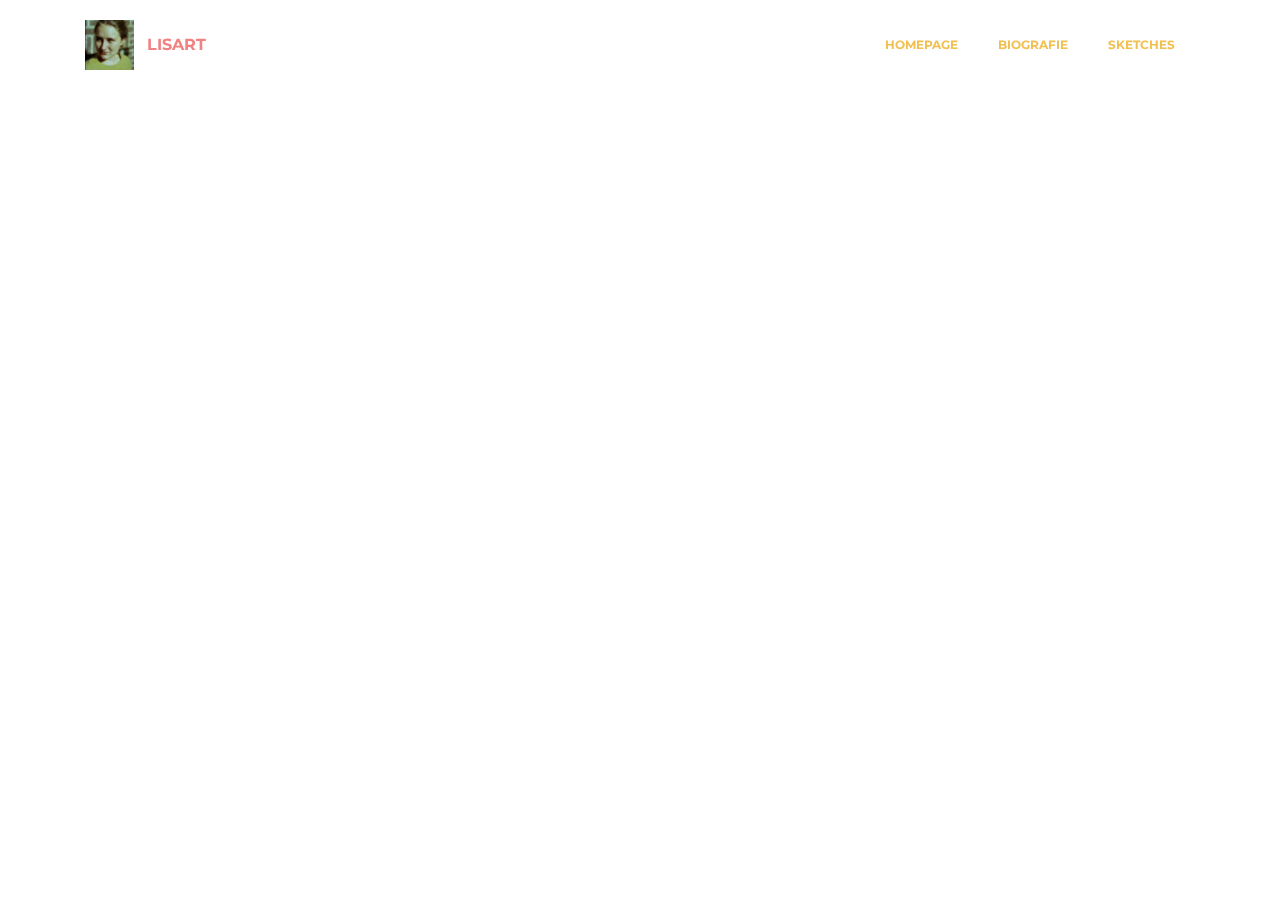
<file: Sketches.html>
<!DOCTYPE html>
<html>
<head>
  <!-- Site made with Mobirise Website Builder v3.10.1, https://mobirise.com -->
  <meta charset="UTF-8">
  <meta http-equiv="X-UA-Compatible" content="IE=edge">
  <meta name="generator" content="Mobirise v3.10.1, mobirise.com">
  <meta name="viewport" content="width=device-width, initial-scale=1">
  <link rel="shortcut icon" href="assets/images/12240145-889549704462711-4758620449225614174-n-kopie-125x128-53.jpg" type="image/x-icon">
  <meta name="description" content="">
  
  <link rel="stylesheet" href="https://fonts.googleapis.com/css?family=Lora:400,700,400italic,700italic&amp;subset=latin">
  <link rel="stylesheet" href="https://fonts.googleapis.com/css?family=Montserrat:400,700">
  <link rel="stylesheet" href="https://fonts.googleapis.com/css?family=Raleway:100,100i,200,200i,300,300i,400,400i,500,500i,600,600i,700,700i,800,800i,900,900i">
  <link rel="stylesheet" href="assets/bootstrap-material-design-font/css/material.css">
  <link rel="stylesheet" href="assets/tether/tether.min.css">
  <link rel="stylesheet" href="assets/bootstrap/css/bootstrap.min.css">
  <link rel="stylesheet" href="assets/animate.css/animate.min.css">
  <link rel="stylesheet" href="assets/dropdown/css/style.css">
  <link rel="stylesheet" href="assets/theme/css/style.css">
  <link rel="stylesheet" href="assets/mobirise/css/mbr-additional.css" type="text/css">
  
  
  
</head>
<body>
<section id="ext_menu-n">

    <nav class="navbar navbar-dropdown navbar-fixed-top">
        <div class="container">

            <div class="mbr-table">
                <div class="mbr-table-cell">

                    <div class="navbar-brand">
                        <a href="index.html" class="navbar-logo"><img src="assets/images/12240145-889549704462711-4758620449225614174-n-kopie-125x128-53.jpg" alt="Mobirise"></a>
                        <a class="navbar-caption text-danger" href="Homepage.html">LISART</a>
                    </div>

                </div>
                <div class="mbr-table-cell">

                    <button class="navbar-toggler pull-xs-right hidden-md-up" type="button" data-toggle="collapse" data-target="#exCollapsingNavbar">
                        <div class="hamburger-icon"></div>
                    </button>

                    <ul class="nav-dropdown collapse pull-xs-right nav navbar-nav navbar-toggleable-sm" id="exCollapsingNavbar"><li class="nav-item"><a class="nav-link link" href="Homepage.html">HOMEPAGE</a></li><li class="nav-item"><a class="nav-link link" href="Biografie.html">BIOGRAFIE</a></li><li class="nav-item"><a class="nav-link link" href="Sketches.html">SKETCHES</a></li></ul>
                    <button hidden="" class="navbar-toggler navbar-close" type="button" data-toggle="collapse" data-target="#exCollapsingNavbar">
                        <div class="close-icon"></div>
                    </button>

                </div>
            </div>

        </div>
    </nav>

</section>


  <section class="engine"><a rel="external" href="https://mobirise.com">easy web maker software download</a></section><script src="assets/web/assets/jquery/jquery.min.js"></script>
  <script src="assets/tether/tether.min.js"></script>
  <script src="assets/bootstrap/js/bootstrap.min.js"></script>
  <script src="assets/smooth-scroll/SmoothScroll.js"></script>
  <script src="assets/viewportChecker/jquery.viewportchecker.js"></script>
  <script src="assets/dropdown/js/script.min.js"></script>
  <script src="assets/touchSwipe/jquery.touchSwipe.min.js"></script>
  <script src="assets/theme/js/script.js"></script>
  
  
  <input name="animation" type="hidden">
  </body>
</html>
</file>
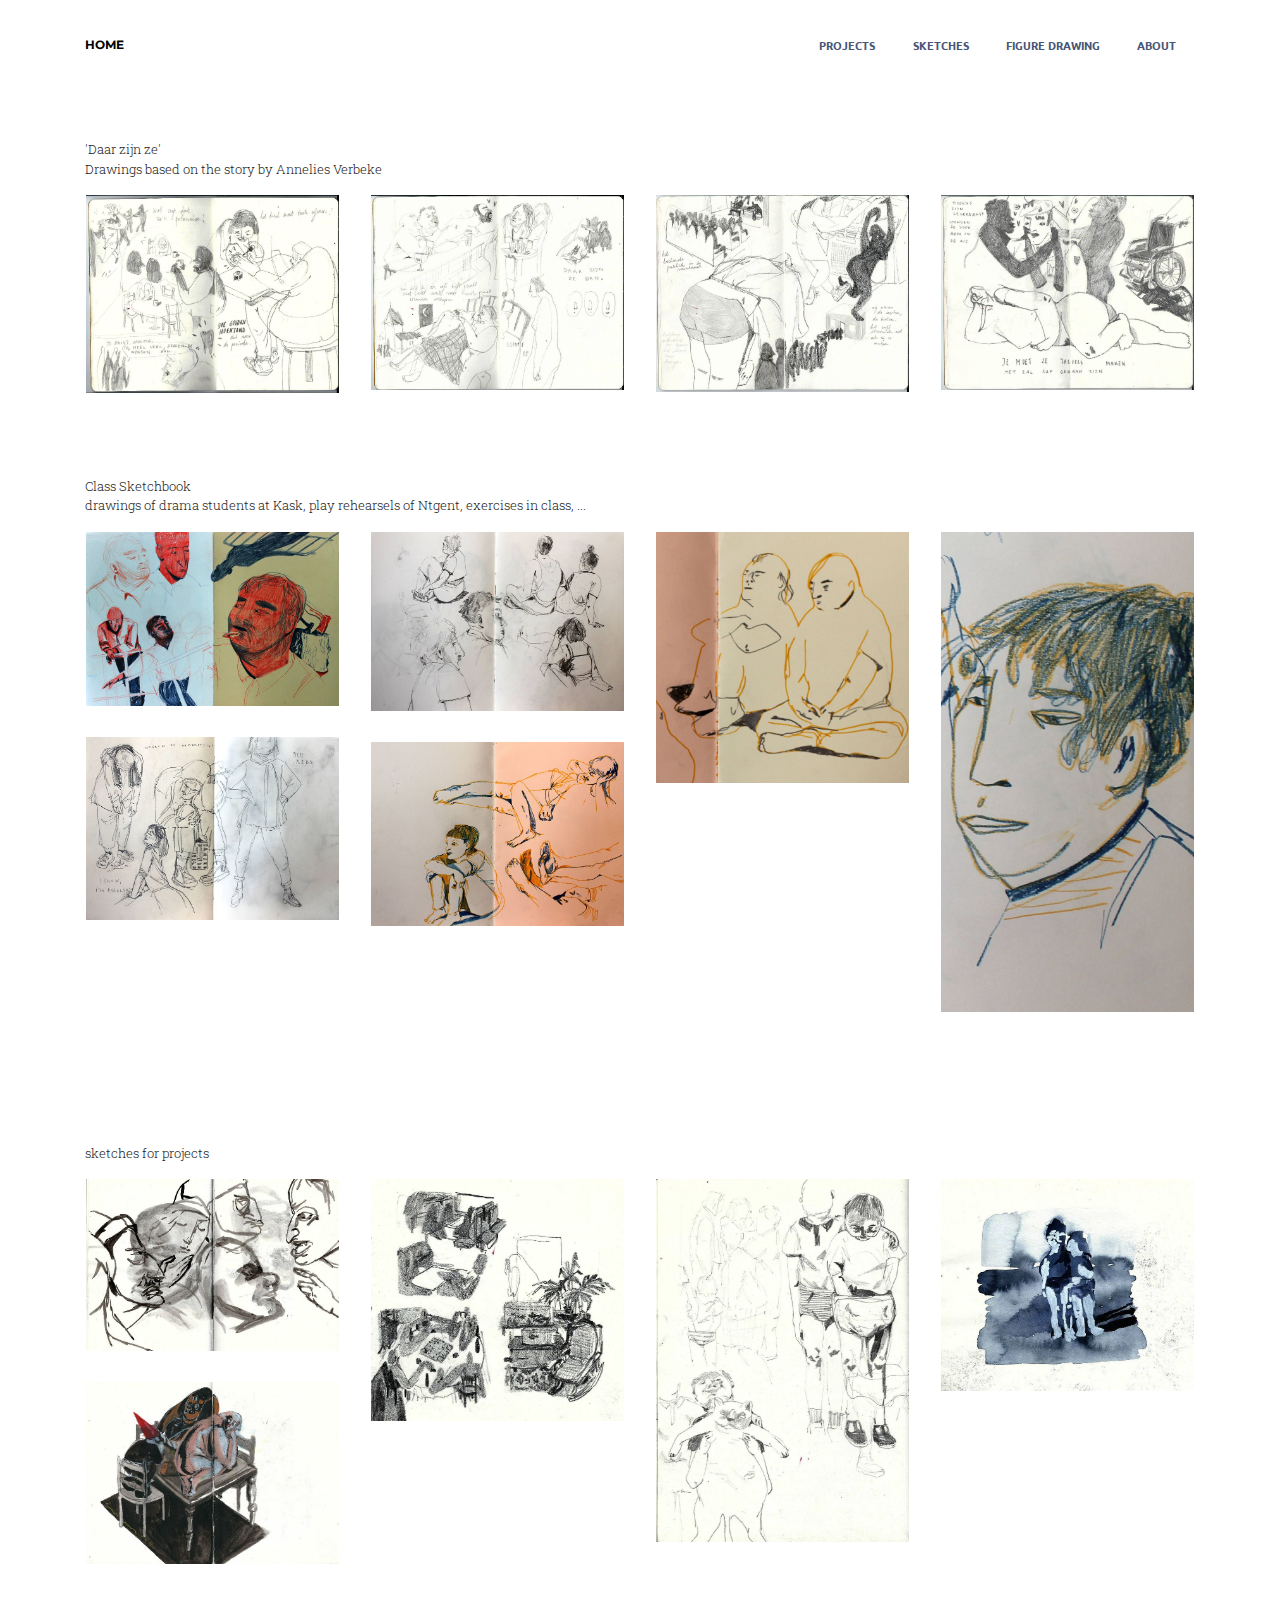
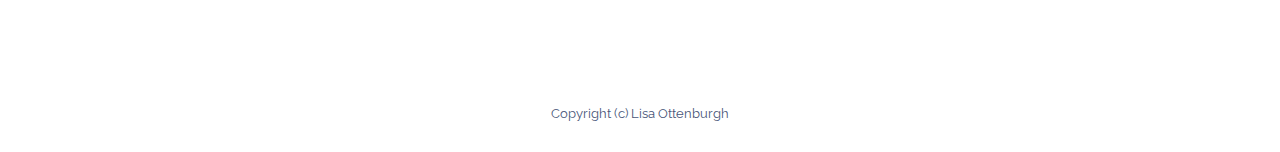
<file: sketches.html>
<!DOCTYPE html>
<html>
<head>
  <!-- Site made with Mobirise Website Builder v3.12.1, https://mobirise.com -->
  <meta charset="UTF-8">
  <meta http-equiv="X-UA-Compatible" content="IE=edge">
  <meta name="generator" content="Mobirise v3.12.1, mobirise.com">
  <meta name="viewport" content="width=device-width, initial-scale=1">
  <link rel="shortcut icon" href="assets/images/scan0001-kopie-142x128-85.jpg" type="image/x-icon">
  <meta name="description" content="">
  
  <link rel="stylesheet" href="https://fonts.googleapis.com/css?family=Lora:400,700,400italic,700italic&amp;subset=latin">
  <link rel="stylesheet" href="https://fonts.googleapis.com/css?family=Montserrat:400,700">
  <link rel="stylesheet" href="https://fonts.googleapis.com/css?family=Raleway:100,100i,200,200i,300,300i,400,400i,500,500i,600,600i,700,700i,800,800i,900,900i">
  <link rel="stylesheet" href="assets/bootstrap-material-design-font/css/material.css">
  <link rel="stylesheet" href="assets/et-line-font-plugin/style.css">
  <link rel="stylesheet" href="assets/tether/tether.min.css">
  <link rel="stylesheet" href="assets/bootstrap/css/bootstrap.min.css">
  <link rel="stylesheet" href="assets/dropdown/css/style.css">
  <link rel="stylesheet" href="assets/animate.css/animate.min.css">
  <link rel="stylesheet" href="assets/theme/css/style.css">
  <link rel="stylesheet" href="assets/mobirise-gallery/style.css">
  <link rel="stylesheet" href="assets/mobirise/css/mbr-additional.css" type="text/css">
  
  
  
</head>
<body>
<section id="ext_menu-o">

    <nav class="navbar navbar-dropdown navbar-fixed-top">
        <div class="container">

            <div class="mbr-table">
                <div class="mbr-table-cell">

                    <div class="navbar-brand">
                        
                        <a class="navbar-caption text-black" href="home.html">HOME</a>
                    </div>

                </div>
                <div class="mbr-table-cell">

                    <button class="navbar-toggler pull-xs-right hidden-md-up" type="button" data-toggle="collapse" data-target="#exCollapsingNavbar">
                        <div class="hamburger-icon"></div>
                    </button>

                    <ul class="nav-dropdown collapse pull-xs-right nav navbar-nav navbar-toggleable-sm" id="exCollapsingNavbar"><li class="nav-item"><a class="nav-link link" href="projects.html">PROJECTS</a></li><li class="nav-item"><a class="nav-link link" href="sketches.html">SKETCHES</a></li><li class="nav-item"><a class="nav-link link" href="figure drawing.html">FIGURE DRAWING</a></li><li class="nav-item"><a class="nav-link link" href="about.html">ABOUT</a></li></ul>
                    <button hidden="" class="navbar-toggler navbar-close" type="button" data-toggle="collapse" data-target="#exCollapsingNavbar">
                        <div class="close-icon"></div>
                    </button>

                </div>
            </div>

        </div>
    </nav>

</section>

<section class="engine"><a rel="external" href="https://mobirise.com">Mobirise Site Maker</a></section><section class="mbr-section article mbr-section__container mbr-after-navbar" id="content1-q" style="background-color: rgb(255, 255, 255); padding-top: 140px; padding-bottom: 0px;">

    <div class="container">
        <div class="row">
            <div class="col-xs-12 lead"><p>'Daar zijn ze'&nbsp;</p><p>Drawings based on the story <span style="line-height: 1.5;">by Annelies Verbeke&nbsp;</span></p></div>
        </div>
    </div>

</section>

<section class="mbr-gallery mbr-section mbr-section-nopadding mbr-slider-carousel" id="gallery2-r" data-filter="false" style="padding-top: 0rem; padding-bottom: 3rem;">
    <!-- Filter -->
    

    <!-- Gallery -->
    <div class="mbr-gallery-row container">
        <div class=" mbr-gallery-layout-default">
            <div>
                <div>
                    <div class="mbr-gallery-item mbr-gallery-item__mobirise3 mbr-gallery-item--p1" data-tags="Awesome" data-video-url="false">
                        <div href="#lb-gallery2-r" data-slide-to="0" data-toggle="modal">
                            
                            

                            <img alt="" src="assets/images/scan0013-2000x1563-39-2000x1563-86.jpg">
                            
                            <span class="icon-focus"></span>
                            
                        </div>
                    </div><div class="mbr-gallery-item mbr-gallery-item__mobirise3 mbr-gallery-item--p1" data-tags="Responsive" data-video-url="false">
                        <div href="#lb-gallery2-r" data-slide-to="1" data-toggle="modal">
                            
                            

                            <img alt="" src="assets/images/scan0014-2000x1540-37-2000x1540-49.jpg">
                            
                            <span class="icon-focus"></span>
                            
                        </div>
                    </div><div class="mbr-gallery-item mbr-gallery-item__mobirise3 mbr-gallery-item--p1" data-tags="Creative" data-video-url="false">
                        <div href="#lb-gallery2-r" data-slide-to="2" data-toggle="modal">
                            
                            

                            <img alt="" src="assets/images/scan0015-2000x1554-45-2000x1554-72.jpg">
                            
                            <span class="icon-focus"></span>
                            
                        </div>
                    </div><div class="mbr-gallery-item mbr-gallery-item__mobirise3 mbr-gallery-item--p1" data-tags="Animated" data-video-url="false">
                        <div href="#lb-gallery2-r" data-slide-to="3" data-toggle="modal">
                            
                            

                            <img alt="" src="assets/images/scan0016-2000x1546-19-2000x1546-79.jpg">
                            
                            <span class="icon-focus"></span>
                            
                        </div>
                    </div>
                </div>
            </div>
            <div class="clearfix"></div>
        </div>
    </div>

    <!-- Lightbox -->
    <div data-app-prevent-settings="" class="mbr-slider modal fade carousel slide" tabindex="-1" data-keyboard="true" data-interval="false" id="lb-gallery2-r">
        <div class="modal-dialog">
            <div class="modal-content">
                <div class="modal-body">
                    <ol class="carousel-indicators">
                        <li data-app-prevent-settings="" data-target="#lb-gallery2-r" data-slide-to="0"></li><li data-app-prevent-settings="" data-target="#lb-gallery2-r" data-slide-to="1"></li><li data-app-prevent-settings="" data-target="#lb-gallery2-r" data-slide-to="2"></li><li data-app-prevent-settings="" data-target="#lb-gallery2-r" class=" active" data-slide-to="3"></li>
                    </ol>
                    <div class="carousel-inner">
                        <div class="carousel-item">
                            <img alt="" src="assets/images/scan0013-2000x1563-39.jpg">
                        </div><div class="carousel-item">
                            <img alt="" src="assets/images/scan0014-2000x1540-37.jpg">
                        </div><div class="carousel-item">
                            <img alt="" src="assets/images/scan0015-2000x1554-45.jpg">
                        </div><div class="carousel-item active">
                            <img alt="" src="assets/images/scan0016-2000x1546-19.jpg">
                        </div>
                    </div>
                    <a class="left carousel-control" role="button" data-slide="prev" href="#lb-gallery2-r">
                        <span class="icon-prev" aria-hidden="true"></span>
                        <span class="sr-only">Previous</span>
                    </a>
                    <a class="right carousel-control" role="button" data-slide="next" href="#lb-gallery2-r">
                        <span class="icon-next" aria-hidden="true"></span>
                        <span class="sr-only">Next</span>
                    </a>

                    <a class="close" href="#" role="button" data-dismiss="modal">
                        <span aria-hidden="true">×</span>
                        <span class="sr-only">Close</span>
                    </a>
                </div>
            </div>
        </div>
    </div>
</section>

<section class="mbr-section article mbr-section__container" id="content1-s" style="background-color: rgb(255, 255, 255); padding-top: 20px; padding-bottom: 0px;">

    <div class="container">
        <div class="row">
            <div class="col-xs-12 lead"><p>Class Sketchbook&nbsp;</p><p>drawings of drama students at Kask, play rehearsels of Ntgent, exercises in class, ...&nbsp;</p></div>
        </div>
    </div>

</section>

<section class="mbr-gallery mbr-section mbr-section-nopadding mbr-slider-carousel" id="gallery2-t" data-filter="false" style="padding-top: 0rem; padding-bottom: 6rem;">
    <!-- Filter -->
    

    <!-- Gallery -->
    <div class="mbr-gallery-row container">
        <div class=" mbr-gallery-layout-default">
            <div>
                <div>
                    <div class="mbr-gallery-item mbr-gallery-item__mobirise3 mbr-gallery-item--p1" data-tags="Creative" data-video-url="false">
                        <div href="#lb-gallery2-t" data-slide-to="0" data-toggle="modal">
                            
                            

                            <img alt="" src="assets/images/lisaottenburgh3-2000x1376-72-2000x1376-94.jpg">
                            
                            <span class="icon-focus"></span>
                            
                        </div>
                    </div><div class="mbr-gallery-item mbr-gallery-item__mobirise3 mbr-gallery-item--p1" data-tags="Creative" data-video-url="false">
                        <div href="#lb-gallery2-t" data-slide-to="1" data-toggle="modal">
                            
                            

                            <img alt="" src="assets/images/img-2433-2000x1416-93-2000x1416-16.jpg">
                            
                            <span class="icon-focus"></span>
                            
                        </div>
                    </div><div class="mbr-gallery-item mbr-gallery-item__mobirise3 mbr-gallery-item--p1" data-tags="Creative" data-video-url="false">
                        <div href="#lb-gallery2-t" data-slide-to="2" data-toggle="modal">
                            
                            

                            <img alt="" src="assets/images/img-2436-2000x1990-0-2000x1990-35.jpg">
                            
                            <span class="icon-focus"></span>
                            
                        </div>
                    </div><div class="mbr-gallery-item mbr-gallery-item__mobirise3 mbr-gallery-item--p1" data-tags="Creative" data-video-url="false">
                        <div href="#lb-gallery2-t" data-slide-to="3" data-toggle="modal">
                            
                            

                            <img alt="" src="assets/images/img-2431-2000x3796-79-2000x3796-73.jpg">
                            
                            <span class="icon-focus"></span>
                            
                        </div>
                    </div><div class="mbr-gallery-item mbr-gallery-item__mobirise3 mbr-gallery-item--p1" data-tags="Creative" data-video-url="false">
                        <div href="#lb-gallery2-t" data-slide-to="4" data-toggle="modal">
                            
                            

                            <img alt="" src="assets/images/img-2429-2000x1453-13-2000x1453-41.jpg">
                            
                            <span class="icon-focus"></span>
                            
                        </div>
                    </div><div class="mbr-gallery-item mbr-gallery-item__mobirise3 mbr-gallery-item--p1" data-tags="Creative" data-video-url="false">
                        <div href="#lb-gallery2-t" data-slide-to="5" data-toggle="modal">
                            
                            

                            <img alt="" src="assets/images/img-2435-2000x1458-31-2000x1458-9.jpg">
                            
                            <span class="icon-focus"></span>
                            
                        </div>
                    </div>
                </div>
            </div>
            <div class="clearfix"></div>
        </div>
    </div>

    <!-- Lightbox -->
    <div data-app-prevent-settings="" class="mbr-slider modal fade carousel slide" tabindex="-1" data-keyboard="true" data-interval="false" id="lb-gallery2-t">
        <div class="modal-dialog">
            <div class="modal-content">
                <div class="modal-body">
                    <ol class="carousel-indicators">
                        <li data-app-prevent-settings="" data-target="#lb-gallery2-t" data-slide-to="0"></li><li data-app-prevent-settings="" data-target="#lb-gallery2-t" data-slide-to="1"></li><li data-app-prevent-settings="" data-target="#lb-gallery2-t" data-slide-to="2"></li><li data-app-prevent-settings="" data-target="#lb-gallery2-t" class=" active" data-slide-to="3"></li><li data-app-prevent-settings="" data-target="#lb-gallery2-t" data-slide-to="4"></li><li data-app-prevent-settings="" data-target="#lb-gallery2-t" data-slide-to="5"></li>
                    </ol>
                    <div class="carousel-inner">
                        <div class="carousel-item">
                            <img alt="" src="assets/images/lisaottenburgh3-2000x1376-72.jpg">
                        </div><div class="carousel-item">
                            <img alt="" src="assets/images/img-2433-2000x1416-93.jpg">
                        </div><div class="carousel-item">
                            <img alt="" src="assets/images/img-2436-2000x1990-0.jpg">
                        </div><div class="carousel-item active">
                            <img alt="" src="assets/images/img-2431-2000x3796-79.jpg">
                        </div><div class="carousel-item">
                            <img alt="" src="assets/images/img-2429-2000x1453-13.jpg">
                        </div><div class="carousel-item">
                            <img alt="" src="assets/images/img-2435-2000x1458-31.jpg">
                        </div>
                    </div>
                    <a class="left carousel-control" role="button" data-slide="prev" href="#lb-gallery2-t">
                        <span class="icon-prev" aria-hidden="true"></span>
                        <span class="sr-only">Previous</span>
                    </a>
                    <a class="right carousel-control" role="button" data-slide="next" href="#lb-gallery2-t">
                        <span class="icon-next" aria-hidden="true"></span>
                        <span class="sr-only">Next</span>
                    </a>

                    <a class="close" href="#" role="button" data-dismiss="modal">
                        <span aria-hidden="true">×</span>
                        <span class="sr-only">Close</span>
                    </a>
                </div>
            </div>
        </div>
    </div>
</section>

<section class="mbr-section article mbr-section__container" id="content1-u" style="background-color: rgb(255, 255, 255); padding-top: 20px; padding-bottom: 0px;">

    <div class="container">
        <div class="row">
            <div class="col-xs-12 lead">sketches for projects &nbsp;</div>
        </div>
    </div>

</section>

<section class="mbr-gallery mbr-section mbr-section-nopadding mbr-slider-carousel" id="gallery2-v" data-filter="false" style="padding-top: 0rem; padding-bottom: 6rem;">
    <!-- Filter -->
    

    <!-- Gallery -->
    <div class="mbr-gallery-row container">
        <div class=" mbr-gallery-layout-default">
            <div>
                <div>
                    <div class="mbr-gallery-item mbr-gallery-item__mobirise3 mbr-gallery-item--p1" data-tags="Awesome" data-video-url="false">
                        <div href="#lb-gallery2-v" data-slide-to="0" data-toggle="modal">
                            
                            

                            <img alt="" src="assets/images/3-2000x1356-26-2000x1356-96.jpg">
                            
                            <span class="icon-focus"></span>
                            
                        </div>
                    </div><div class="mbr-gallery-item mbr-gallery-item__mobirise3 mbr-gallery-item--p1" data-tags="Responsive" data-video-url="false">
                        <div href="#lb-gallery2-v" data-slide-to="1" data-toggle="modal">
                            
                            

                            <img alt="" src="assets/images/scan0021-2000x1913-20-2000x1913-83.jpg">
                            
                            <span class="icon-focus"></span>
                            
                        </div>
                    </div><div class="mbr-gallery-item mbr-gallery-item__mobirise3 mbr-gallery-item--p1" data-tags="Creative" data-video-url="false">
                        <div href="#lb-gallery2-v" data-slide-to="2" data-toggle="modal">
                            
                            

                            <img alt="" src="assets/images/scan0015-2000x2865-69-2000x2865-34.jpg">
                            
                            <span class="icon-focus"></span>
                            
                        </div>
                    </div><div class="mbr-gallery-item mbr-gallery-item__mobirise3 mbr-gallery-item--p1" data-tags="Animated" data-video-url="false">
                        <div href="#lb-gallery2-v" data-slide-to="3" data-toggle="modal">
                            
                            

                            <img alt="" src="assets/images/scan0013-2000x1676-50-2000x1676-12.jpg">
                            
                            <span class="icon-focus"></span>
                            
                        </div>
                    </div><div class="mbr-gallery-item mbr-gallery-item__mobirise3 mbr-gallery-item--p1" data-tags="Awesome" data-video-url="false">
                        <div href="#lb-gallery2-v" data-slide-to="4" data-toggle="modal">
                            
                            

                            <img alt="" src="assets/images/naamloos-1-2000x1434-67-2000x1434-6.jpg">
                            
                            <span class="icon-focus"></span>
                            
                        </div>
                    </div>
                </div>
            </div>
            <div class="clearfix"></div>
        </div>
    </div>

    <!-- Lightbox -->
    <div data-app-prevent-settings="" class="mbr-slider modal fade carousel slide" tabindex="-1" data-keyboard="true" data-interval="false" id="lb-gallery2-v">
        <div class="modal-dialog">
            <div class="modal-content">
                <div class="modal-body">
                    <ol class="carousel-indicators">
                        <li data-app-prevent-settings="" data-target="#lb-gallery2-v" data-slide-to="0"></li><li data-app-prevent-settings="" data-target="#lb-gallery2-v" data-slide-to="1"></li><li data-app-prevent-settings="" data-target="#lb-gallery2-v" data-slide-to="2"></li><li data-app-prevent-settings="" data-target="#lb-gallery2-v" data-slide-to="3"></li><li data-app-prevent-settings="" data-target="#lb-gallery2-v" class=" active" data-slide-to="4"></li>
                    </ol>
                    <div class="carousel-inner">
                        <div class="carousel-item">
                            <img alt="" src="assets/images/3-2000x1356-26.jpg">
                        </div><div class="carousel-item">
                            <img alt="" src="assets/images/scan0021-2000x1913-20.jpg">
                        </div><div class="carousel-item">
                            <img alt="" src="assets/images/scan0015-2000x2865-69.jpg">
                        </div><div class="carousel-item">
                            <img alt="" src="assets/images/scan0013-2000x1676-50.jpg">
                        </div><div class="carousel-item active">
                            <img alt="" src="assets/images/naamloos-1-2000x1434-67.jpg">
                        </div>
                    </div>
                    <a class="left carousel-control" role="button" data-slide="prev" href="#lb-gallery2-v">
                        <span class="icon-prev" aria-hidden="true"></span>
                        <span class="sr-only">Previous</span>
                    </a>
                    <a class="right carousel-control" role="button" data-slide="next" href="#lb-gallery2-v">
                        <span class="icon-next" aria-hidden="true"></span>
                        <span class="sr-only">Next</span>
                    </a>

                    <a class="close" href="#" role="button" data-dismiss="modal">
                        <span aria-hidden="true">×</span>
                        <span class="sr-only">Close</span>
                    </a>
                </div>
            </div>
        </div>
    </div>
</section>

<footer class="mbr-small-footer mbr-section mbr-section-nopadding" id="footer1-p" style="background-color: rgb(255, 255, 255); padding-top: 1.75rem; padding-bottom: 1.75rem;">
    
    <div class="container">
        <p class="text-xs-center">Copyright (c) Lisa Ottenburgh</p>
    </div>
</footer>


  <script src="assets/web/assets/jquery/jquery.min.js"></script>
  <script src="assets/tether/tether.min.js"></script>
  <script src="assets/bootstrap/js/bootstrap.min.js"></script>
  <script src="assets/smooth-scroll/smooth-scroll.js"></script>
  <script src="assets/dropdown/js/script.min.js"></script>
  <script src="assets/touch-swipe/jquery.touch-swipe.min.js"></script>
  <script src="assets/viewport-checker/jquery.viewportchecker.js"></script>
  <script src="assets/masonry/masonry.pkgd.min.js"></script>
  <script src="assets/imagesloaded/imagesloaded.pkgd.min.js"></script>
  <script src="assets/bootstrap-carousel-swipe/bootstrap-carousel-swipe.js"></script>
  <script src="assets/theme/js/script.js"></script>
  <script src="assets/mobirise-gallery/player.min.js"></script>
  <script src="assets/mobirise-gallery/script.js"></script>
  
  
  <input name="animation" type="hidden">
  </body>
</html>
</file>
<file: assets/bootstrap-material-design-font/css/material.css>
@font-face {
  font-family: 'Material-Design-Icons';
  src: url('../fonts/Material-Design-Icons.eot?3ocs8m');
  src: url('../fonts/Material-Design-Icons.eot?#iefix3ocs8m') format('embedded-opentype'), url('../fonts/Material-Design-Icons.woff?3ocs8m') format('woff'), url('../fonts/Material-Design-Icons.ttf?3ocs8m') format('truetype'), url('../fonts/Material-Design-Icons.svg?3ocs8m#Material-Design-Icons') format('svg');
  font-weight: normal;
  font-style: normal;
}
[class^="mdi-"],
[class*="mdi-"] {
  speak: none;
  display: inline-block;
  font-style: normal;
  font-variant:normal;
  font-weight:normal;
  /*font-size:24px;*/
  line-height:1;
  font-family:'Material-Design-Icons' !important;
  text-rendering: auto;
  
  -webkit-font-smoothing: antialiased;
  -moz-osx-font-smoothing: grayscale;
  -webkit-transform: translate(0, 0);
      -ms-transform: translate(0, 0);
          transform: translate(0, 0);
}
[class^="mdi-"]:before,
[class*="mdi-"]:before {
  display: inline-block;
  speak: none;
  text-decoration: inherit;
}
[class^="mdi-"].pull-left,
[class*="mdi-"].pull-left {
  margin-right: .3em;
}
[class^="mdi-"].pull-right,
[class*="mdi-"].pull-right {
  margin-left: .3em;
}
[class^="mdi-"].mdi-lg:before,
[class*="mdi-"].mdi-lg:before,
[class^="mdi-"].mdi-lg:after,
[class*="mdi-"].mdi-lg:after {
  font-size: 1.33333333em;
  line-height: 0.75em;
  vertical-align: -15%;
}
[class^="mdi-"].mdi-2x:before,
[class*="mdi-"].mdi-2x:before,
[class^="mdi-"].mdi-2x:after,
[class*="mdi-"].mdi-2x:after {
  font-size: 2em;
}
[class^="mdi-"].mdi-3x:before,
[class*="mdi-"].mdi-3x:before,
[class^="mdi-"].mdi-3x:after,
[class*="mdi-"].mdi-3x:after {
  font-size: 3em;
}
[class^="mdi-"].mdi-4x:before,
[class*="mdi-"].mdi-4x:before,
[class^="mdi-"].mdi-4x:after,
[class*="mdi-"].mdi-4x:after {
  font-size: 4em;
}
[class^="mdi-"].mdi-5x:before,
[class*="mdi-"].mdi-5x:before,
[class^="mdi-"].mdi-5x:after,
[class*="mdi-"].mdi-5x:after {
  font-size: 5em;
}
[class^="mdi-device-signal-cellular-"]:after,
[class^="mdi-device-battery-"]:after,
[class^="mdi-device-battery-charging-"]:after,
[class^="mdi-device-signal-cellular-connected-no-internet-"]:after,
[class^="mdi-device-signal-wifi-"]:after,
[class^="mdi-device-signal-wifi-statusbar-not-connected"]:after,
.mdi-device-network-wifi:after {
  opacity: .3;
  position: absolute;
  left: 0;
  top: 0;
  z-index: 1;
  display: inline-block;
  speak: none;
  text-decoration: inherit;
}
[class^="mdi-device-signal-cellular-"]:after {
  content: "\e758";
}
[class^="mdi-device-battery-"]:after {
  content: "\e735";
}
[class^="mdi-device-battery-charging-"]:after {
  content: "\e733";
}
[class^="mdi-device-signal-cellular-connected-no-internet-"]:after {
  content: "\e75d";
}
[class^="mdi-device-signal-wifi-"]:after,
.mdi-device-network-wifi:after {
  content: "\e765";
}
[class^="mdi-device-signal-wifi-statusbasr-not-connected"]:after {
  content: "\e8f7";
}
.mdi-device-signal-cellular-off:after,
.mdi-device-signal-cellular-null:after,
.mdi-device-signal-cellular-no-sim:after,
.mdi-device-signal-wifi-off:after,
.mdi-device-signal-wifi-4-bar:after,
.mdi-device-signal-cellular-4-bar:after,
.mdi-device-battery-alert:after,
.mdi-device-signal-cellular-connected-no-internet-4-bar:after,
.mdi-device-battery-std:after,
.mdi-device-battery-full .mdi-device-battery-unknown:after {
  content: "";
}
.mdi-fw {
  width: 1.28571429em;
  text-align: center;
}
.mdi-ul {
  padding-left: 0;
  margin-left: 2.14285714em;
  list-style-type: none;
}
.mdi-ul > li {
  position: relative;
}
.mdi-li {
  position: absolute;
  left: -2.14285714em;
  width: 2.14285714em;
  top: 0.14285714em;
  text-align: center;
}
.mdi-li.mdi-lg {
  left: -1.85714286em;
}
.mdi-border {
  padding: .2em .25em .15em;
  border: solid 0.08em #eeeeee;
  border-radius: .1em;
}
.mdi-spin {
  -webkit-animation: mdi-spin 2s infinite linear;
  animation: mdi-spin 2s infinite linear;
  -webkit-transform-origin: 50% 50%;
  -ms-transform-origin: 50% 50%;
      transform-origin: 50% 50%;
}
.mdi-pulse {
  -webkit-animation: mdi-spin 1s steps(8) infinite;
  animation: mdi-spin 1s steps(8) infinite;
  -webkit-transform-origin: 50% 50%;
  -ms-transform-origin: 50% 50%;
      transform-origin: 50% 50%;
}
@-webkit-keyframes mdi-spin {
  0% {
    -webkit-transform: rotate(0deg);
    transform: rotate(0deg);
  }
  100% {
    -webkit-transform: rotate(359deg);
    transform: rotate(359deg);
  }
}
@keyframes mdi-spin {
  0% {
    -webkit-transform: rotate(0deg);
    transform: rotate(0deg);
  }
  100% {
    -webkit-transform: rotate(359deg);
    transform: rotate(359deg);
  }
}
.mdi-rotate-90 {
  filter: progid:DXImageTransform.Microsoft.BasicImage(rotation=1);
  -webkit-transform: rotate(90deg);
  -ms-transform: rotate(90deg);
  transform: rotate(90deg);
}
.mdi-rotate-180 {
  filter: progid:DXImageTransform.Microsoft.BasicImage(rotation=2);
  -webkit-transform: rotate(180deg);
  -ms-transform: rotate(180deg);
  transform: rotate(180deg);
}
.mdi-rotate-270 {
  filter: progid:DXImageTransform.Microsoft.BasicImage(rotation=3);
  -webkit-transform: rotate(270deg);
  -ms-transform: rotate(270deg);
  transform: rotate(270deg);
}
.mdi-flip-horizontal {
  filter: progid:DXImageTransform.Microsoft.BasicImage(rotation=0, mirror=1);
  -webkit-transform: scale(-1, 1);
  -ms-transform: scale(-1, 1);
  transform: scale(-1, 1);
}
.mdi-flip-vertical {
  filter: progid:DXImageTransform.Microsoft.BasicImage(rotation=2, mirror=1);
  -webkit-transform: scale(1, -1);
  -ms-transform: scale(1, -1);
  transform: scale(1, -1);
}
:root .mdi-rotate-90,
:root .mdi-rotate-180,
:root .mdi-rotate-270,
:root .mdi-flip-horizontal,
:root .mdi-flip-vertical {
  -webkit-filter: none;
          filter: none;
}
.mdi-stack {
  position: relative;
  display: inline-block;
  width: 2em;
  height: 2em;
  line-height: 2em;
  vertical-align: middle;
}
.mdi-stack-1x,
.mdi-stack-2x {
  position: absolute;
  left: 0;
  width: 100%;
  text-align: center;
}
.mdi-stack-1x {
  line-height: inherit;
}
.mdi-stack-2x {
  font-size: 2em;
}
.mdi-inverse {
  color: #ffffff;
}
/* Start Icons */
.mdi-action-3d-rotation:before {
  content: "\e600";
}
.mdi-action-accessibility:before {
  content: "\e601";
}
.mdi-action-account-balance-wallet:before {
  content: "\e602";
}
.mdi-action-account-balance:before {
  content: "\e603";
}
.mdi-action-account-box:before {
  content: "\e604";
}
.mdi-action-account-child:before {
  content: "\e605";
}
.mdi-action-account-circle:before {
  content: "\e606";
}
.mdi-action-add-shopping-cart:before {
  content: "\e607";
}
.mdi-action-alarm-add:before {
  content: "\e608";
}
.mdi-action-alarm-off:before {
  content: "\e609";
}
.mdi-action-alarm-on:before {
  content: "\e60a";
}
.mdi-action-alarm:before {
  content: "\e60b";
}
.mdi-action-android:before {
  content: "\e60c";
}
.mdi-action-announcement:before {
  content: "\e60d";
}
.mdi-action-aspect-ratio:before {
  content: "\e60e";
}
.mdi-action-assessment:before {
  content: "\e60f";
}
.mdi-action-assignment-ind:before {
  content: "\e610";
}
.mdi-action-assignment-late:before {
  content: "\e611";
}
.mdi-action-assignment-return:before {
  content: "\e612";
}
.mdi-action-assignment-returned:before {
  content: "\e613";
}
.mdi-action-assignment-turned-in:before {
  content: "\e614";
}
.mdi-action-assignment:before {
  content: "\e615";
}
.mdi-action-autorenew:before {
  content: "\e616";
}
.mdi-action-backup:before {
  content: "\e617";
}
.mdi-action-book:before {
  content: "\e618";
}
.mdi-action-bookmark-outline:before {
  content: "\e619";
}
.mdi-action-bookmark:before {
  content: "\e61a";
}
.mdi-action-bug-report:before {
  content: "\e61b";
}
.mdi-action-cached:before {
  content: "\e61c";
}
.mdi-action-check-circle:before {
  content: "\e61d";
}
.mdi-action-class:before {
  content: "\e61e";
}
.mdi-action-credit-card:before {
  content: "\e61f";
}
.mdi-action-dashboard:before {
  content: "\e620";
}
.mdi-action-delete:before {
  content: "\e621";
}
.mdi-action-description:before {
  content: "\e622";
}
.mdi-action-dns:before {
  content: "\e623";
}
.mdi-action-done-all:before {
  content: "\e624";
}
.mdi-action-done:before {
  content: "\e625";
}
.mdi-action-event:before {
  content: "\e626";
}
.mdi-action-exit-to-app:before {
  content: "\e627";
}
.mdi-action-explore:before {
  content: "\e628";
}
.mdi-action-extension:before {
  content: "\e629";
}
.mdi-action-face-unlock:before {
  content: "\e62a";
}
.mdi-action-favorite-outline:before {
  content: "\e62b";
}
.mdi-action-favorite:before {
  content: "\e62c";
}
.mdi-action-find-in-page:before {
  content: "\e62d";
}
.mdi-action-find-replace:before {
  content: "\e62e";
}
.mdi-action-flip-to-back:before {
  content: "\e62f";
}
.mdi-action-flip-to-front:before {
  content: "\e630";
}
.mdi-action-get-app:before {
  content: "\e631";
}
.mdi-action-grade:before {
  content: "\e632";
}
.mdi-action-group-work:before {
  content: "\e633";
}
.mdi-action-help:before {
  content: "\e634";
}
.mdi-action-highlight-remove:before {
  content: "\e635";
}
.mdi-action-history:before {
  content: "\e636";
}
.mdi-action-home:before {
  content: "\e637";
}
.mdi-action-https:before {
  content: "\e638";
}
.mdi-action-info-outline:before {
  content: "\e639";
}
.mdi-action-info:before {
  content: "\e63a";
}
.mdi-action-input:before {
  content: "\e63b";
}
.mdi-action-invert-colors:before {
  content: "\e63c";
}
.mdi-action-label-outline:before {
  content: "\e63d";
}
.mdi-action-label:before {
  content: "\e63e";
}
.mdi-action-language:before {
  content: "\e63f";
}
.mdi-action-launch:before {
  content: "\e640";
}
.mdi-action-list:before {
  content: "\e641";
}
.mdi-action-lock-open:before {
  content: "\e642";
}
.mdi-action-lock-outline:before {
  content: "\e643";
}
.mdi-action-lock:before {
  content: "\e644";
}
.mdi-action-loyalty:before {
  content: "\e645";
}
.mdi-action-markunread-mailbox:before {
  content: "\e646";
}
.mdi-action-note-add:before {
  content: "\e647";
}
.mdi-action-open-in-browser:before {
  content: "\e648";
}
.mdi-action-open-in-new:before {
  content: "\e649";
}
.mdi-action-open-with:before {
  content: "\e64a";
}
.mdi-action-pageview:before {
  content: "\e64b";
}
.mdi-action-payment:before {
  content: "\e64c";
}
.mdi-action-perm-camera-mic:before {
  content: "\e64d";
}
.mdi-action-perm-contact-cal:before {
  content: "\e64e";
}
.mdi-action-perm-data-setting:before {
  content: "\e64f";
}
.mdi-action-perm-device-info:before {
  content: "\e650";
}
.mdi-action-perm-identity:before {
  content: "\e651";
}
.mdi-action-perm-media:before {
  content: "\e652";
}
.mdi-action-perm-phone-msg:before {
  content: "\e653";
}
.mdi-action-perm-scan-wifi:before {
  content: "\e654";
}
.mdi-action-picture-in-picture:before {
  content: "\e655";
}
.mdi-action-polymer:before {
  content: "\e656";
}
.mdi-action-print:before {
  content: "\e657";
}
.mdi-action-query-builder:before {
  content: "\e658";
}
.mdi-action-question-answer:before {
  content: "\e659";
}
.mdi-action-receipt:before {
  content: "\e65a";
}
.mdi-action-redeem:before {
  content: "\e65b";
}
.mdi-action-reorder:before {
  content: "\e65c";
}
.mdi-action-report-problem:before {
  content: "\e65d";
}
.mdi-action-restore:before {
  content: "\e65e";
}
.mdi-action-room:before {
  content: "\e65f";
}
.mdi-action-schedule:before {
  content: "\e660";
}
.mdi-action-search:before {
  content: "\e661";
}
.mdi-action-settings-applications:before {
  content: "\e662";
}
.mdi-action-settings-backup-restore:before {
  content: "\e663";
}
.mdi-action-settings-bluetooth:before {
  content: "\e664";
}
.mdi-action-settings-cell:before {
  content: "\e665";
}
.mdi-action-settings-display:before {
  content: "\e666";
}
.mdi-action-settings-ethernet:before {
  content: "\e667";
}
.mdi-action-settings-input-antenna:before {
  content: "\e668";
}
.mdi-action-settings-input-component:before {
  content: "\e669";
}
.mdi-action-settings-input-composite:before {
  content: "\e66a";
}
.mdi-action-settings-input-hdmi:before {
  content: "\e66b";
}
.mdi-action-settings-input-svideo:before {
  content: "\e66c";
}
.mdi-action-settings-overscan:before {
  content: "\e66d";
}
.mdi-action-settings-phone:before {
  content: "\e66e";
}
.mdi-action-settings-power:before {
  content: "\e66f";
}
.mdi-action-settings-remote:before {
  content: "\e670";
}
.mdi-action-settings-voice:before {
  content: "\e671";
}
.mdi-action-settings:before {
  content: "\e672";
}
.mdi-action-shop-two:before {
  content: "\e673";
}
.mdi-action-shop:before {
  content: "\e674";
}
.mdi-action-shopping-basket:before {
  content: "\e675";
}
.mdi-action-shopping-cart:before {
  content: "\e676";
}
.mdi-action-speaker-notes:before {
  content: "\e677";
}
.mdi-action-spellcheck:before {
  content: "\e678";
}
.mdi-action-star-rate:before {
  content: "\e679";
}
.mdi-action-stars:before {
  content: "\e67a";
}
.mdi-action-store:before {
  content: "\e67b";
}
.mdi-action-subject:before {
  content: "\e67c";
}
.mdi-action-supervisor-account:before {
  content: "\e67d";
}
.mdi-action-swap-horiz:before {
  content: "\e67e";
}
.mdi-action-swap-vert-circle:before {
  content: "\e67f";
}
.mdi-action-swap-vert:before {
  content: "\e680";
}
.mdi-action-system-update-tv:before {
  content: "\e681";
}
.mdi-action-tab-unselected:before {
  content: "\e682";
}
.mdi-action-tab:before {
  content: "\e683";
}
.mdi-action-theaters:before {
  content: "\e684";
}
.mdi-action-thumb-down:before {
  content: "\e685";
}
.mdi-action-thumb-up:before {
  content: "\e686";
}
.mdi-action-thumbs-up-down:before {
  content: "\e687";
}
.mdi-action-toc:before {
  content: "\e688";
}
.mdi-action-today:before {
  content: "\e689";
}
.mdi-action-track-changes:before {
  content: "\e68a";
}
.mdi-action-translate:before {
  content: "\e68b";
}
.mdi-action-trending-down:before {
  content: "\e68c";
}
.mdi-action-trending-neutral:before {
  content: "\e68d";
}
.mdi-action-trending-up:before {
  content: "\e68e";
}
.mdi-action-turned-in-not:before {
  content: "\e68f";
}
.mdi-action-turned-in:before {
  content: "\e690";
}
.mdi-action-verified-user:before {
  content: "\e691";
}
.mdi-action-view-agenda:before {
  content: "\e692";
}
.mdi-action-view-array:before {
  content: "\e693";
}
.mdi-action-view-carousel:before {
  content: "\e694";
}
.mdi-action-view-column:before {
  content: "\e695";
}
.mdi-action-view-day:before {
  content: "\e696";
}
.mdi-action-view-headline:before {
  content: "\e697";
}
.mdi-action-view-list:before {
  content: "\e698";
}
.mdi-action-view-module:before {
  content: "\e699";
}
.mdi-action-view-quilt:before {
  content: "\e69a";
}
.mdi-action-view-stream:before {
  content: "\e69b";
}
.mdi-action-view-week:before {
  content: "\e69c";
}
.mdi-action-visibility-off:before {
  content: "\e69d";
}
.mdi-action-visibility:before {
  content: "\e69e";
}
.mdi-action-wallet-giftcard:before {
  content: "\e69f";
}
.mdi-action-wallet-membership:before {
  content: "\e6a0";
}
.mdi-action-wallet-travel:before {
  content: "\e6a1";
}
.mdi-action-work:before {
  content: "\e6a2";
}
.mdi-alert-error:before {
  content: "\e6a3";
}
.mdi-alert-warning:before {
  content: "\e6a4";
}
.mdi-av-album:before {
  content: "\e6a5";
}
.mdi-av-closed-caption:before {
  content: "\e6a6";
}
.mdi-av-equalizer:before {
  content: "\e6a7";
}
.mdi-av-explicit:before {
  content: "\e6a8";
}
.mdi-av-fast-forward:before {
  content: "\e6a9";
}
.mdi-av-fast-rewind:before {
  content: "\e6aa";
}
.mdi-av-games:before {
  content: "\e6ab";
}
.mdi-av-hearing:before {
  content: "\e6ac";
}
.mdi-av-high-quality:before {
  content: "\e6ad";
}
.mdi-av-loop:before {
  content: "\e6ae";
}
.mdi-av-mic-none:before {
  content: "\e6af";
}
.mdi-av-mic-off:before {
  content: "\e6b0";
}
.mdi-av-mic:before {
  content: "\e6b1";
}
.mdi-av-movie:before {
  content: "\e6b2";
}
.mdi-av-my-library-add:before {
  content: "\e6b3";
}
.mdi-av-my-library-books:before {
  content: "\e6b4";
}
.mdi-av-my-library-music:before {
  content: "\e6b5";
}
.mdi-av-new-releases:before {
  content: "\e6b6";
}
.mdi-av-not-interested:before {
  content: "\e6b7";
}
.mdi-av-pause-circle-fill:before {
  content: "\e6b8";
}
.mdi-av-pause-circle-outline:before {
  content: "\e6b9";
}
.mdi-av-pause:before {
  content: "\e6ba";
}
.mdi-av-play-arrow:before {
  content: "\e6bb";
}
.mdi-av-play-circle-fill:before {
  content: "\e6bc";
}
.mdi-av-play-circle-outline:before {
  content: "\e6bd";
}
.mdi-av-play-shopping-bag:before {
  content: "\e6be";
}
.mdi-av-playlist-add:before {
  content: "\e6bf";
}
.mdi-av-queue-music:before {
  content: "\e6c0";
}
.mdi-av-queue:before {
  content: "\e6c1";
}
.mdi-av-radio:before {
  content: "\e6c2";
}
.mdi-av-recent-actors:before {
  content: "\e6c3";
}
.mdi-av-repeat-one:before {
  content: "\e6c4";
}
.mdi-av-repeat:before {
  content: "\e6c5";
}
.mdi-av-replay:before {
  content: "\e6c6";
}
.mdi-av-shuffle:before {
  content: "\e6c7";
}
.mdi-av-skip-next:before {
  content: "\e6c8";
}
.mdi-av-skip-previous:before {
  content: "\e6c9";
}
.mdi-av-snooze:before {
  content: "\e6ca";
}
.mdi-av-stop:before {
  content: "\e6cb";
}
.mdi-av-subtitles:before {
  content: "\e6cc";
}
.mdi-av-surround-sound:before {
  content: "\e6cd";
}
.mdi-av-timer:before {
  content: "\e6ce";
}
.mdi-av-video-collection:before {
  content: "\e6cf";
}
.mdi-av-videocam-off:before {
  content: "\e6d0";
}
.mdi-av-videocam:before {
  content: "\e6d1";
}
.mdi-av-volume-down:before {
  content: "\e6d2";
}
.mdi-av-volume-mute:before {
  content: "\e6d3";
}
.mdi-av-volume-off:before {
  content: "\e6d4";
}
.mdi-av-volume-up:before {
  content: "\e6d5";
}
.mdi-av-web:before {
  content: "\e6d6";
}
.mdi-communication-business:before {
  content: "\e6d7";
}
.mdi-communication-call-end:before {
  content: "\e6d8";
}
.mdi-communication-call-made:before {
  content: "\e6d9";
}
.mdi-communication-call-merge:before {
  content: "\e6da";
}
.mdi-communication-call-missed:before {
  content: "\e6db";
}
.mdi-communication-call-received:before {
  content: "\e6dc";
}
.mdi-communication-call-split:before {
  content: "\e6dd";
}
.mdi-communication-call:before {
  content: "\e6de";
}
.mdi-communication-chat:before {
  content: "\e6df";
}
.mdi-communication-clear-all:before {
  content: "\e6e0";
}
.mdi-communication-comment:before {
  content: "\e6e1";
}
.mdi-communication-contacts:before {
  content: "\e6e2";
}
.mdi-communication-dialer-sip:before {
  content: "\e6e3";
}
.mdi-communication-dialpad:before {
  content: "\e6e4";
}
.mdi-communication-dnd-on:before {
  content: "\e6e5";
}
.mdi-communication-email:before {
  content: "\e6e6";
}
.mdi-communication-forum:before {
  content: "\e6e7";
}
.mdi-communication-import-export:before {
  content: "\e6e8";
}
.mdi-communication-invert-colors-off:before {
  content: "\e6e9";
}
.mdi-communication-invert-colors-on:before {
  content: "\e6ea";
}
.mdi-communication-live-help:before {
  content: "\e6eb";
}
.mdi-communication-location-off:before {
  content: "\e6ec";
}
.mdi-communication-location-on:before {
  content: "\e6ed";
}
.mdi-communication-message:before {
  content: "\e6ee";
}
.mdi-communication-messenger:before {
  content: "\e6ef";
}
.mdi-communication-no-sim:before {
  content: "\e6f0";
}
.mdi-communication-phone:before {
  content: "\e6f1";
}
.mdi-communication-portable-wifi-off:before {
  content: "\e6f2";
}
.mdi-communication-quick-contacts-dialer:before {
  content: "\e6f3";
}
.mdi-communication-quick-contacts-mail:before {
  content: "\e6f4";
}
.mdi-communication-ring-volume:before {
  content: "\e6f5";
}
.mdi-communication-stay-current-landscape:before {
  content: "\e6f6";
}
.mdi-communication-stay-current-portrait:before {
  content: "\e6f7";
}
.mdi-communication-stay-primary-landscape:before {
  content: "\e6f8";
}
.mdi-communication-stay-primary-portrait:before {
  content: "\e6f9";
}
.mdi-communication-swap-calls:before {
  content: "\e6fa";
}
.mdi-communication-textsms:before {
  content: "\e6fb";
}
.mdi-communication-voicemail:before {
  content: "\e6fc";
}
.mdi-communication-vpn-key:before {
  content: "\e6fd";
}
.mdi-content-add-box:before {
  content: "\e6fe";
}
.mdi-content-add-circle-outline:before {
  content: "\e6ff";
}
.mdi-content-add-circle:before {
  content: "\e700";
}
.mdi-content-add:before {
  content: "\e701";
}
.mdi-content-archive:before {
  content: "\e702";
}
.mdi-content-backspace:before {
  content: "\e703";
}
.mdi-content-block:before {
  content: "\e704";
}
.mdi-content-clear:before {
  content: "\e705";
}
.mdi-content-content-copy:before {
  content: "\e706";
}
.mdi-content-content-cut:before {
  content: "\e707";
}
.mdi-content-content-paste:before {
  content: "\e708";
}
.mdi-content-create:before {
  content: "\e709";
}
.mdi-content-drafts:before {
  content: "\e70a";
}
.mdi-content-filter-list:before {
  content: "\e70b";
}
.mdi-content-flag:before {
  content: "\e70c";
}
.mdi-content-forward:before {
  content: "\e70d";
}
.mdi-content-gesture:before {
  content: "\e70e";
}
.mdi-content-inbox:before {
  content: "\e70f";
}
.mdi-content-link:before {
  content: "\e710";
}
.mdi-content-mail:before {
  content: "\e711";
}
.mdi-content-markunread:before {
  content: "\e712";
}
.mdi-content-redo:before {
  content: "\e713";
}
.mdi-content-remove-circle-outline:before {
  content: "\e714";
}
.mdi-content-remove-circle:before {
  content: "\e715";
}
.mdi-content-remove:before {
  content: "\e716";
}
.mdi-content-reply-all:before {
  content: "\e717";
}
.mdi-content-reply:before {
  content: "\e718";
}
.mdi-content-report:before {
  content: "\e719";
}
.mdi-content-save:before {
  content: "\e71a";
}
.mdi-content-select-all:before {
  content: "\e71b";
}
.mdi-content-send:before {
  content: "\e71c";
}
.mdi-content-sort:before {
  content: "\e71d";
}
.mdi-content-text-format:before {
  content: "\e71e";
}
.mdi-content-undo:before {
  content: "\e71f";
}
.mdi-editor-attach-file:before {
  content: "\e776";
}
.mdi-editor-attach-money:before {
  content: "\e777";
}
.mdi-editor-border-all:before {
  content: "\e778";
}
.mdi-editor-border-bottom:before {
  content: "\e779";
}
.mdi-editor-border-clear:before {
  content: "\e77a";
}
.mdi-editor-border-color:before {
  content: "\e77b";
}
.mdi-editor-border-horizontal:before {
  content: "\e77c";
}
.mdi-editor-border-inner:before {
  content: "\e77d";
}
.mdi-editor-border-left:before {
  content: "\e77e";
}
.mdi-editor-border-outer:before {
  content: "\e77f";
}
.mdi-editor-border-right:before {
  content: "\e780";
}
.mdi-editor-border-style:before {
  content: "\e781";
}
.mdi-editor-border-top:before {
  content: "\e782";
}
.mdi-editor-border-vertical:before {
  content: "\e783";
}
.mdi-editor-format-align-center:before {
  content: "\e784";
}
.mdi-editor-format-align-justify:before {
  content: "\e785";
}
.mdi-editor-format-align-left:before {
  content: "\e786";
}
.mdi-editor-format-align-right:before {
  content: "\e787";
}
.mdi-editor-format-bold:before {
  content: "\e788";
}
.mdi-editor-format-clear:before {
  content: "\e789";
}
.mdi-editor-format-color-fill:before {
  content: "\e78a";
}
.mdi-editor-format-color-reset:before {
  content: "\e78b";
}
.mdi-editor-format-color-text:before {
  content: "\e78c";
}
.mdi-editor-format-indent-decrease:before {
  content: "\e78d";
}
.mdi-editor-format-indent-increase:before {
  content: "\e78e";
}
.mdi-editor-format-italic:before {
  content: "\e78f";
}
.mdi-editor-format-line-spacing:before {
  content: "\e790";
}
.mdi-editor-format-list-bulleted:before {
  content: "\e791";
}
.mdi-editor-format-list-numbered:before {
  content: "\e792";
}
.mdi-editor-format-paint:before {
  content: "\e793";
}
.mdi-editor-format-quote:before {
  content: "\e794";
}
.mdi-editor-format-size:before {
  content: "\e795";
}
.mdi-editor-format-strikethrough:before {
  content: "\e796";
}
.mdi-editor-format-textdirection-l-to-r:before {
  content: "\e797";
}
.mdi-editor-format-textdirection-r-to-l:before {
  content: "\e798";
}
.mdi-editor-format-underline:before {
  content: "\e799";
}
.mdi-editor-functions:before {
  content: "\e79a";
}
.mdi-editor-insert-chart:before {
  content: "\e79b";
}
.mdi-editor-insert-comment:before {
  content: "\e79c";
}
.mdi-editor-insert-drive-file:before {
  content: "\e79d";
}
.mdi-editor-insert-emoticon:before {
  content: "\e79e";
}
.mdi-editor-insert-invitation:before {
  content: "\e79f";
}
.mdi-editor-insert-link:before {
  content: "\e7a0";
}
.mdi-editor-insert-photo:before {
  content: "\e7a1";
}
.mdi-editor-merge-type:before {
  content: "\e7a2";
}
.mdi-editor-mode-comment:before {
  content: "\e7a3";
}
.mdi-editor-mode-edit:before {
  content: "\e7a4";
}
.mdi-editor-publish:before {
  content: "\e7a5";
}
.mdi-editor-vertical-align-bottom:before {
  content: "\e7a6";
}
.mdi-editor-vertical-align-center:before {
  content: "\e7a7";
}
.mdi-editor-vertical-align-top:before {
  content: "\e7a8";
}
.mdi-editor-wrap-text:before {
  content: "\e7a9";
}
.mdi-file-attachment:before {
  content: "\e7aa";
}
.mdi-file-cloud-circle:before {
  content: "\e7ab";
}
.mdi-file-cloud-done:before {
  content: "\e7ac";
}
.mdi-file-cloud-download:before {
  content: "\e7ad";
}
.mdi-file-cloud-off:before {
  content: "\e7ae";
}
.mdi-file-cloud-queue:before {
  content: "\e7af";
}
.mdi-file-cloud-upload:before {
  content: "\e7b0";
}
.mdi-file-cloud:before {
  content: "\e7b1";
}
.mdi-file-file-download:before {
  content: "\e7b2";
}
.mdi-file-file-upload:before {
  content: "\e7b3";
}
.mdi-file-folder-open:before {
  content: "\e7b4";
}
.mdi-file-folder-shared:before {
  content: "\e7b5";
}
.mdi-file-folder:before {
  content: "\e7b6";
}
.mdi-device-access-alarm:before {
  content: "\e720";
}
.mdi-device-access-alarms:before {
  content: "\e721";
}
.mdi-device-access-time:before {
  content: "\e722";
}
.mdi-device-add-alarm:before {
  content: "\e723";
}
.mdi-device-airplanemode-off:before {
  content: "\e724";
}
.mdi-device-airplanemode-on:before {
  content: "\e725";
}
.mdi-device-battery-20:before {
  content: "\e726";
}
.mdi-device-battery-30:before {
  content: "\e727";
}
.mdi-device-battery-50:before {
  content: "\e728";
}
.mdi-device-battery-60:before {
  content: "\e729";
}
.mdi-device-battery-80:before {
  content: "\e72a";
}
.mdi-device-battery-90:before {
  content: "\e72b";
}
.mdi-device-battery-alert:before {
  content: "\e72c";
}
.mdi-device-battery-charging-20:before {
  content: "\e72d";
}
.mdi-device-battery-charging-30:before {
  content: "\e72e";
}
.mdi-device-battery-charging-50:before {
  content: "\e72f";
}
.mdi-device-battery-charging-60:before {
  content: "\e730";
}
.mdi-device-battery-charging-80:before {
  content: "\e731";
}
.mdi-device-battery-charging-90:before {
  content: "\e732";
}
.mdi-device-battery-charging-full:before {
  content: "\e733";
}
.mdi-device-battery-full:before {
  content: "\e734";
}
.mdi-device-battery-std:before {
  content: "\e735";
}
.mdi-device-battery-unknown:before {
  content: "\e736";
}
.mdi-device-bluetooth-connected:before {
  content: "\e737";
}
.mdi-device-bluetooth-disabled:before {
  content: "\e738";
}
.mdi-device-bluetooth-searching:before {
  content: "\e739";
}
.mdi-device-bluetooth:before {
  content: "\e73a";
}
.mdi-device-brightness-auto:before {
  content: "\e73b";
}
.mdi-device-brightness-high:before {
  content: "\e73c";
}
.mdi-device-brightness-low:before {
  content: "\e73d";
}
.mdi-device-brightness-medium:before {
  content: "\e73e";
}
.mdi-device-data-usage:before {
  content: "\e73f";
}
.mdi-device-developer-mode:before {
  content: "\e740";
}
.mdi-device-devices:before {
  content: "\e741";
}
.mdi-device-dvr:before {
  content: "\e742";
}
.mdi-device-gps-fixed:before {
  content: "\e743";
}
.mdi-device-gps-not-fixed:before {
  content: "\e744";
}
.mdi-device-gps-off:before {
  content: "\e745";
}
.mdi-device-location-disabled:before {
  content: "\e746";
}
.mdi-device-location-searching:before {
  content: "\e747";
}
.mdi-device-multitrack-audio:before {
  content: "\e748";
}
.mdi-device-network-cell:before {
  content: "\e749";
}
.mdi-device-network-wifi:before {
  content: "\e74a";
}
.mdi-device-nfc:before {
  content: "\e74b";
}
.mdi-device-now-wallpaper:before {
  content: "\e74c";
}
.mdi-device-now-widgets:before {
  content: "\e74d";
}
.mdi-device-screen-lock-landscape:before {
  content: "\e74e";
}
.mdi-device-screen-lock-portrait:before {
  content: "\e74f";
}
.mdi-device-screen-lock-rotation:before {
  content: "\e750";
}
.mdi-device-screen-rotation:before {
  content: "\e751";
}
.mdi-device-sd-storage:before {
  content: "\e752";
}
.mdi-device-settings-system-daydream:before {
  content: "\e753";
}
.mdi-device-signal-cellular-0-bar:before {
  content: "\e754";
}
.mdi-device-signal-cellular-1-bar:before {
  content: "\e755";
}
.mdi-device-signal-cellular-2-bar:before {
  content: "\e756";
}
.mdi-device-signal-cellular-3-bar:before {
  content: "\e757";
}
.mdi-device-signal-cellular-4-bar:before {
  content: "\e758";
}
.mdi-signal-wifi-statusbar-connected-no-internet-after:before {
  content: "\e8f6";
}
.mdi-device-signal-cellular-connected-no-internet-0-bar:before {
  content: "\e759";
}
.mdi-device-signal-cellular-connected-no-internet-1-bar:before {
  content: "\e75a";
}
.mdi-device-signal-cellular-connected-no-internet-2-bar:before {
  content: "\e75b";
}
.mdi-device-signal-cellular-connected-no-internet-3-bar:before {
  content: "\e75c";
}
.mdi-device-signal-cellular-connected-no-internet-4-bar:before {
  content: "\e75d";
}
.mdi-device-signal-cellular-no-sim:before {
  content: "\e75e";
}
.mdi-device-signal-cellular-null:before {
  content: "\e75f";
}
.mdi-device-signal-cellular-off:before {
  content: "\e760";
}
.mdi-device-signal-wifi-0-bar:before {
  content: "\e761";
}
.mdi-device-signal-wifi-1-bar:before {
  content: "\e762";
}
.mdi-device-signal-wifi-2-bar:before {
  content: "\e763";
}
.mdi-device-signal-wifi-3-bar:before {
  content: "\e764";
}
.mdi-device-signal-wifi-4-bar:before {
  content: "\e765";
}
.mdi-device-signal-wifi-off:before {
  content: "\e766";
}
.mdi-device-signal-wifi-statusbar-1-bar:before {
  content: "\e767";
}
.mdi-device-signal-wifi-statusbar-2-bar:before {
  content: "\e768";
}
.mdi-device-signal-wifi-statusbar-3-bar:before {
  content: "\e769";
}
.mdi-device-signal-wifi-statusbar-4-bar:before {
  content: "\e76a";
}
.mdi-device-signal-wifi-statusbar-connected-no-internet-:before {
  content: "\e76b";
}
.mdi-device-signal-wifi-statusbar-connected-no-internet:before {
  content: "\e76f";
}
.mdi-device-signal-wifi-statusbar-connected-no-internet-2:before {
  content: "\e76c";
}
.mdi-device-signal-wifi-statusbar-connected-no-internet-3:before {
  content: "\e76d";
}
.mdi-device-signal-wifi-statusbar-connected-no-internet-4:before {
  content: "\e76e";
}
.mdi-signal-wifi-statusbar-not-connected-after:before {
  content: "\e8f7";
}
.mdi-device-signal-wifi-statusbar-not-connected:before {
  content: "\e770";
}
.mdi-device-signal-wifi-statusbar-null:before {
  content: "\e771";
}
.mdi-device-storage:before {
  content: "\e772";
}
.mdi-device-usb:before {
  content: "\e773";
}
.mdi-device-wifi-lock:before {
  content: "\e774";
}
.mdi-device-wifi-tethering:before {
  content: "\e775";
}
.mdi-hardware-cast-connected:before {
  content: "\e7b7";
}
.mdi-hardware-cast:before {
  content: "\e7b8";
}
.mdi-hardware-computer:before {
  content: "\e7b9";
}
.mdi-hardware-desktop-mac:before {
  content: "\e7ba";
}
.mdi-hardware-desktop-windows:before {
  content: "\e7bb";
}
.mdi-hardware-dock:before {
  content: "\e7bc";
}
.mdi-hardware-gamepad:before {
  content: "\e7bd";
}
.mdi-hardware-headset-mic:before {
  content: "\e7be";
}
.mdi-hardware-headset:before {
  content: "\e7bf";
}
.mdi-hardware-keyboard-alt:before {
  content: "\e7c0";
}
.mdi-hardware-keyboard-arrow-down:before {
  content: "\e7c1";
}
.mdi-hardware-keyboard-arrow-left:before {
  content: "\e7c2";
}
.mdi-hardware-keyboard-arrow-right:before {
  content: "\e7c3";
}
.mdi-hardware-keyboard-arrow-up:before {
  content: "\e7c4";
}
.mdi-hardware-keyboard-backspace:before {
  content: "\e7c5";
}
.mdi-hardware-keyboard-capslock:before {
  content: "\e7c6";
}
.mdi-hardware-keyboard-control:before {
  content: "\e7c7";
}
.mdi-hardware-keyboard-hide:before {
  content: "\e7c8";
}
.mdi-hardware-keyboard-return:before {
  content: "\e7c9";
}
.mdi-hardware-keyboard-tab:before {
  content: "\e7ca";
}
.mdi-hardware-keyboard-voice:before {
  content: "\e7cb";
}
.mdi-hardware-keyboard:before {
  content: "\e7cc";
}
.mdi-hardware-laptop-chromebook:before {
  content: "\e7cd";
}
.mdi-hardware-laptop-mac:before {
  content: "\e7ce";
}
.mdi-hardware-laptop-windows:before {
  content: "\e7cf";
}
.mdi-hardware-laptop:before {
  content: "\e7d0";
}
.mdi-hardware-memory:before {
  content: "\e7d1";
}
.mdi-hardware-mouse:before {
  content: "\e7d2";
}
.mdi-hardware-phone-android:before {
  content: "\e7d3";
}
.mdi-hardware-phone-iphone:before {
  content: "\e7d4";
}
.mdi-hardware-phonelink-off:before {
  content: "\e7d5";
}
.mdi-hardware-phonelink:before {
  content: "\e7d6";
}
.mdi-hardware-security:before {
  content: "\e7d7";
}
.mdi-hardware-sim-card:before {
  content: "\e7d8";
}
.mdi-hardware-smartphone:before {
  content: "\e7d9";
}
.mdi-hardware-speaker:before {
  content: "\e7da";
}
.mdi-hardware-tablet-android:before {
  content: "\e7db";
}
.mdi-hardware-tablet-mac:before {
  content: "\e7dc";
}
.mdi-hardware-tablet:before {
  content: "\e7dd";
}
.mdi-hardware-tv:before {
  content: "\e7de";
}
.mdi-hardware-watch:before {
  content: "\e7df";
}
.mdi-image-add-to-photos:before {
  content: "\e7e0";
}
.mdi-image-adjust:before {
  content: "\e7e1";
}
.mdi-image-assistant-photo:before {
  content: "\e7e2";
}
.mdi-image-audiotrack:before {
  content: "\e7e3";
}
.mdi-image-blur-circular:before {
  content: "\e7e4";
}
.mdi-image-blur-linear:before {
  content: "\e7e5";
}
.mdi-image-blur-off:before {
  content: "\e7e6";
}
.mdi-image-blur-on:before {
  content: "\e7e7";
}
.mdi-image-brightness-1:before {
  content: "\e7e8";
}
.mdi-image-brightness-2:before {
  content: "\e7e9";
}
.mdi-image-brightness-3:before {
  content: "\e7ea";
}
.mdi-image-brightness-4:before {
  content: "\e7eb";
}
.mdi-image-brightness-5:before {
  content: "\e7ec";
}
.mdi-image-brightness-6:before {
  content: "\e7ed";
}
.mdi-image-brightness-7:before {
  content: "\e7ee";
}
.mdi-image-brush:before {
  content: "\e7ef";
}
.mdi-image-camera-alt:before {
  content: "\e7f0";
}
.mdi-image-camera-front:before {
  content: "\e7f1";
}
.mdi-image-camera-rear:before {
  content: "\e7f2";
}
.mdi-image-camera-roll:before {
  content: "\e7f3";
}
.mdi-image-camera:before {
  content: "\e7f4";
}
.mdi-image-center-focus-strong:before {
  content: "\e7f5";
}
.mdi-image-center-focus-weak:before {
  content: "\e7f6";
}
.mdi-image-collections:before {
  content: "\e7f7";
}
.mdi-image-color-lens:before {
  content: "\e7f8";
}
.mdi-image-colorize:before {
  content: "\e7f9";
}
.mdi-image-compare:before {
  content: "\e7fa";
}
.mdi-image-control-point-duplicate:before {
  content: "\e7fb";
}
.mdi-image-control-point:before {
  content: "\e7fc";
}
.mdi-image-crop-3-2:before {
  content: "\e7fd";
}
.mdi-image-crop-5-4:before {
  content: "\e7fe";
}
.mdi-image-crop-7-5:before {
  content: "\e7ff";
}
.mdi-image-crop-16-9:before {
  content: "\e800";
}
.mdi-image-crop-din:before {
  content: "\e801";
}
.mdi-image-crop-free:before {
  content: "\e802";
}
.mdi-image-crop-landscape:before {
  content: "\e803";
}
.mdi-image-crop-original:before {
  content: "\e804";
}
.mdi-image-crop-portrait:before {
  content: "\e805";
}
.mdi-image-crop-square:before {
  content: "\e806";
}
.mdi-image-crop:before {
  content: "\e807";
}
.mdi-image-dehaze:before {
  content: "\e808";
}
.mdi-image-details:before {
  content: "\e809";
}
.mdi-image-edit:before {
  content: "\e80a";
}
.mdi-image-exposure-minus-1:before {
  content: "\e80b";
}
.mdi-image-exposure-minus-2:before {
  content: "\e80c";
}
.mdi-image-exposure-plus-1:before {
  content: "\e80d";
}
.mdi-image-exposure-plus-2:before {
  content: "\e80e";
}
.mdi-image-exposure-zero:before {
  content: "\e80f";
}
.mdi-image-exposure:before {
  content: "\e810";
}
.mdi-image-filter-1:before {
  content: "\e811";
}
.mdi-image-filter-2:before {
  content: "\e812";
}
.mdi-image-filter-3:before {
  content: "\e813";
}
.mdi-image-filter-4:before {
  content: "\e814";
}
.mdi-image-filter-5:before {
  content: "\e815";
}
.mdi-image-filter-6:before {
  content: "\e816";
}
.mdi-image-filter-7:before {
  content: "\e817";
}
.mdi-image-filter-8:before {
  content: "\e818";
}
.mdi-image-filter-9-plus:before {
  content: "\e819";
}
.mdi-image-filter-9:before {
  content: "\e81a";
}
.mdi-image-filter-b-and-w:before {
  content: "\e81b";
}
.mdi-image-filter-center-focus:before {
  content: "\e81c";
}
.mdi-image-filter-drama:before {
  content: "\e81d";
}
.mdi-image-filter-frames:before {
  content: "\e81e";
}
.mdi-image-filter-hdr:before {
  content: "\e81f";
}
.mdi-image-filter-none:before {
  content: "\e820";
}
.mdi-image-filter-tilt-shift:before {
  content: "\e821";
}
.mdi-image-filter-vintage:before {
  content: "\e822";
}
.mdi-image-filter:before {
  content: "\e823";
}
.mdi-image-flare:before {
  content: "\e824";
}
.mdi-image-flash-auto:before {
  content: "\e825";
}
.mdi-image-flash-off:before {
  content: "\e826";
}
.mdi-image-flash-on:before {
  content: "\e827";
}
.mdi-image-flip:before {
  content: "\e828";
}
.mdi-image-gradient:before {
  content: "\e829";
}
.mdi-image-grain:before {
  content: "\e82a";
}
.mdi-image-grid-off:before {
  content: "\e82b";
}
.mdi-image-grid-on:before {
  content: "\e82c";
}
.mdi-image-hdr-off:before {
  content: "\e82d";
}
.mdi-image-hdr-on:before {
  content: "\e82e";
}
.mdi-image-hdr-strong:before {
  content: "\e82f";
}
.mdi-image-hdr-weak:before {
  content: "\e830";
}
.mdi-image-healing:before {
  content: "\e831";
}
.mdi-image-image-aspect-ratio:before {
  content: "\e832";
}
.mdi-image-image:before {
  content: "\e833";
}
.mdi-image-iso:before {
  content: "\e834";
}
.mdi-image-landscape:before {
  content: "\e835";
}
.mdi-image-leak-add:before {
  content: "\e836";
}
.mdi-image-leak-remove:before {
  content: "\e837";
}
.mdi-image-lens:before {
  content: "\e838";
}
.mdi-image-looks-3:before {
  content: "\e839";
}
.mdi-image-looks-4:before {
  content: "\e83a";
}
.mdi-image-looks-5:before {
  content: "\e83b";
}
.mdi-image-looks-6:before {
  content: "\e83c";
}
.mdi-image-looks-one:before {
  content: "\e83d";
}
.mdi-image-looks-two:before {
  content: "\e83e";
}
.mdi-image-looks:before {
  content: "\e83f";
}
.mdi-image-loupe:before {
  content: "\e840";
}
.mdi-image-movie-creation:before {
  content: "\e841";
}
.mdi-image-nature-people:before {
  content: "\e842";
}
.mdi-image-nature:before {
  content: "\e843";
}
.mdi-image-navigate-before:before {
  content: "\e844";
}
.mdi-image-navigate-next:before {
  content: "\e845";
}
.mdi-image-palette:before {
  content: "\e846";
}
.mdi-image-panorama-fisheye:before {
  content: "\e847";
}
.mdi-image-panorama-horizontal:before {
  content: "\e848";
}
.mdi-image-panorama-vertical:before {
  content: "\e849";
}
.mdi-image-panorama-wide-angle:before {
  content: "\e84a";
}
.mdi-image-panorama:before {
  content: "\e84b";
}
.mdi-image-photo-album:before {
  content: "\e84c";
}
.mdi-image-photo-camera:before {
  content: "\e84d";
}
.mdi-image-photo-library:before {
  content: "\e84e";
}
.mdi-image-photo:before {
  content: "\e84f";
}
.mdi-image-portrait:before {
  content: "\e850";
}
.mdi-image-remove-red-eye:before {
  content: "\e851";
}
.mdi-image-rotate-left:before {
  content: "\e852";
}
.mdi-image-rotate-right:before {
  content: "\e853";
}
.mdi-image-slideshow:before {
  content: "\e854";
}
.mdi-image-straighten:before {
  content: "\e855";
}
.mdi-image-style:before {
  content: "\e856";
}
.mdi-image-switch-camera:before {
  content: "\e857";
}
.mdi-image-switch-video:before {
  content: "\e858";
}
.mdi-image-tag-faces:before {
  content: "\e859";
}
.mdi-image-texture:before {
  content: "\e85a";
}
.mdi-image-timelapse:before {
  content: "\e85b";
}
.mdi-image-timer-3:before {
  content: "\e85c";
}
.mdi-image-timer-10:before {
  content: "\e85d";
}
.mdi-image-timer-auto:before {
  content: "\e85e";
}
.mdi-image-timer-off:before {
  content: "\e85f";
}
.mdi-image-timer:before {
  content: "\e860";
}
.mdi-image-tonality:before {
  content: "\e861";
}
.mdi-image-transform:before {
  content: "\e862";
}
.mdi-image-tune:before {
  content: "\e863";
}
.mdi-image-wb-auto:before {
  content: "\e864";
}
.mdi-image-wb-cloudy:before {
  content: "\e865";
}
.mdi-image-wb-incandescent:before {
  content: "\e866";
}
.mdi-image-wb-irradescent:before {
  content: "\e867";
}
.mdi-image-wb-sunny:before {
  content: "\e868";
}
.mdi-maps-beenhere:before {
  content: "\e869";
}
.mdi-maps-directions-bike:before {
  content: "\e86a";
}
.mdi-maps-directions-bus:before {
  content: "\e86b";
}
.mdi-maps-directions-car:before {
  content: "\e86c";
}
.mdi-maps-directions-ferry:before {
  content: "\e86d";
}
.mdi-maps-directions-subway:before {
  content: "\e86e";
}
.mdi-maps-directions-train:before {
  content: "\e86f";
}
.mdi-maps-directions-transit:before {
  content: "\e870";
}
.mdi-maps-directions-walk:before {
  content: "\e871";
}
.mdi-maps-directions:before {
  content: "\e872";
}
.mdi-maps-flight:before {
  content: "\e873";
}
.mdi-maps-hotel:before {
  content: "\e874";
}
.mdi-maps-layers-clear:before {
  content: "\e875";
}
.mdi-maps-layers:before {
  content: "\e876";
}
.mdi-maps-local-airport:before {
  content: "\e877";
}
.mdi-maps-local-atm:before {
  content: "\e878";
}
.mdi-maps-local-attraction:before {
  content: "\e879";
}
.mdi-maps-local-bar:before {
  content: "\e87a";
}
.mdi-maps-local-cafe:before {
  content: "\e87b";
}
.mdi-maps-local-car-wash:before {
  content: "\e87c";
}
.mdi-maps-local-convenience-store:before {
  content: "\e87d";
}
.mdi-maps-local-drink:before {
  content: "\e87e";
}
.mdi-maps-local-florist:before {
  content: "\e87f";
}
.mdi-maps-local-gas-station:before {
  content: "\e880";
}
.mdi-maps-local-grocery-store:before {
  content: "\e881";
}
.mdi-maps-local-hospital:before {
  content: "\e882";
}
.mdi-maps-local-hotel:before {
  content: "\e883";
}
.mdi-maps-local-laundry-service:before {
  content: "\e884";
}
.mdi-maps-local-library:before {
  content: "\e885";
}
.mdi-maps-local-mall:before {
  content: "\e886";
}
.mdi-maps-local-movies:before {
  content: "\e887";
}
.mdi-maps-local-offer:before {
  content: "\e888";
}
.mdi-maps-local-parking:before {
  content: "\e889";
}
.mdi-maps-local-pharmacy:before {
  content: "\e88a";
}
.mdi-maps-local-phone:before {
  content: "\e88b";
}
.mdi-maps-local-pizza:before {
  content: "\e88c";
}
.mdi-maps-local-play:before {
  content: "\e88d";
}
.mdi-maps-local-post-office:before {
  content: "\e88e";
}
.mdi-maps-local-print-shop:before {
  content: "\e88f";
}
.mdi-maps-local-restaurant:before {
  content: "\e890";
}
.mdi-maps-local-see:before {
  content: "\e891";
}
.mdi-maps-local-shipping:before {
  content: "\e892";
}
.mdi-maps-local-taxi:before {
  content: "\e893";
}
.mdi-maps-location-history:before {
  content: "\e894";
}
.mdi-maps-map:before {
  content: "\e895";
}
.mdi-maps-my-location:before {
  content: "\e896";
}
.mdi-maps-navigation:before {
  content: "\e897";
}
.mdi-maps-pin-drop:before {
  content: "\e898";
}
.mdi-maps-place:before {
  content: "\e899";
}
.mdi-maps-rate-review:before {
  content: "\e89a";
}
.mdi-maps-restaurant-menu:before {
  content: "\e89b";
}
.mdi-maps-satellite:before {
  content: "\e89c";
}
.mdi-maps-store-mall-directory:before {
  content: "\e89d";
}
.mdi-maps-terrain:before {
  content: "\e89e";
}
.mdi-maps-traffic:before {
  content: "\e89f";
}
.mdi-navigation-apps:before {
  content: "\e8a0";
}
.mdi-navigation-arrow-back:before {
  content: "\e8a1";
}
.mdi-navigation-arrow-drop-down-circle:before {
  content: "\e8a2";
}
.mdi-navigation-arrow-drop-down:before {
  content: "\e8a3";
}
.mdi-navigation-arrow-drop-up:before {
  content: "\e8a4";
}
.mdi-navigation-arrow-forward:before {
  content: "\e8a5";
}
.mdi-navigation-cancel:before {
  content: "\e8a6";
}
.mdi-navigation-check:before {
  content: "\e8a7";
}
.mdi-navigation-chevron-left:before {
  content: "\e8a8";
}
.mdi-navigation-chevron-right:before {
  content: "\e8a9";
}
.mdi-navigation-close:before {
  content: "\e8aa";
}
.mdi-navigation-expand-less:before {
  content: "\e8ab";
}
.mdi-navigation-expand-more:before {
  content: "\e8ac";
}
.mdi-navigation-fullscreen-exit:before {
  content: "\e8ad";
}
.mdi-navigation-fullscreen:before {
  content: "\e8ae";
}
.mdi-navigation-menu:before {
  content: "\e8af";
}
.mdi-navigation-more-horiz:before {
  content: "\e8b0";
}
.mdi-navigation-more-vert:before {
  content: "\e8b1";
}
.mdi-navigation-refresh:before {
  content: "\e8b2";
}
.mdi-navigation-unfold-less:before {
  content: "\e8b3";
}
.mdi-navigation-unfold-more:before {
  content: "\e8b4";
}
.mdi-notification-adb:before {
  content: "\e8b5";
}
.mdi-notification-bluetooth-audio:before {
  content: "\e8b6";
}
.mdi-notification-disc-full:before {
  content: "\e8b7";
}
.mdi-notification-dnd-forwardslash:before {
  content: "\e8b8";
}
.mdi-notification-do-not-disturb:before {
  content: "\e8b9";
}
.mdi-notification-drive-eta:before {
  content: "\e8ba";
}
.mdi-notification-event-available:before {
  content: "\e8bb";
}
.mdi-notification-event-busy:before {
  content: "\e8bc";
}
.mdi-notification-event-note:before {
  content: "\e8bd";
}
.mdi-notification-folder-special:before {
  content: "\e8be";
}
.mdi-notification-mms:before {
  content: "\e8bf";
}
.mdi-notification-more:before {
  content: "\e8c0";
}
.mdi-notification-network-locked:before {
  content: "\e8c1";
}
.mdi-notification-phone-bluetooth-speaker:before {
  content: "\e8c2";
}
.mdi-notification-phone-forwarded:before {
  content: "\e8c3";
}
.mdi-notification-phone-in-talk:before {
  content: "\e8c4";
}
.mdi-notification-phone-locked:before {
  content: "\e8c5";
}
.mdi-notification-phone-missed:before {
  content: "\e8c6";
}
.mdi-notification-phone-paused:before {
  content: "\e8c7";
}
.mdi-notification-play-download:before {
  content: "\e8c8";
}
.mdi-notification-play-install:before {
  content: "\e8c9";
}
.mdi-notification-sd-card:before {
  content: "\e8ca";
}
.mdi-notification-sim-card-alert:before {
  content: "\e8cb";
}
.mdi-notification-sms-failed:before {
  content: "\e8cc";
}
.mdi-notification-sms:before {
  content: "\e8cd";
}
.mdi-notification-sync-disabled:before {
  content: "\e8ce";
}
.mdi-notification-sync-problem:before {
  content: "\e8cf";
}
.mdi-notification-sync:before {
  content: "\e8d0";
}
.mdi-notification-system-update:before {
  content: "\e8d1";
}
.mdi-notification-tap-and-play:before {
  content: "\e8d2";
}
.mdi-notification-time-to-leave:before {
  content: "\e8d3";
}
.mdi-notification-vibration:before {
  content: "\e8d4";
}
.mdi-notification-voice-chat:before {
  content: "\e8d5";
}
.mdi-notification-vpn-lock:before {
  content: "\e8d6";
}
.mdi-social-cake:before {
  content: "\e8d7";
}
.mdi-social-domain:before {
  content: "\e8d8";
}
.mdi-social-group-add:before {
  content: "\e8d9";
}
.mdi-social-group:before {
  content: "\e8da";
}
.mdi-social-location-city:before {
  content: "\e8db";
}
.mdi-social-mood:before {
  content: "\e8dc";
}
.mdi-social-notifications-none:before {
  content: "\e8dd";
}
.mdi-social-notifications-off:before {
  content: "\e8de";
}
.mdi-social-notifications-on:before {
  content: "\e8df";
}
.mdi-social-notifications-paused:before {
  content: "\e8e0";
}
.mdi-social-notifications:before {
  content: "\e8e1";
}
.mdi-social-pages:before {
  content: "\e8e2";
}
.mdi-social-party-mode:before {
  content: "\e8e3";
}
.mdi-social-people-outline:before {
  content: "\e8e4";
}
.mdi-social-people:before {
  content: "\e8e5";
}
.mdi-social-person-add:before {
  content: "\e8e6";
}
.mdi-social-person-outline:before {
  content: "\e8e7";
}
.mdi-social-person:before {
  content: "\e8e8";
}
.mdi-social-plus-one:before {
  content: "\e8e9";
}
.mdi-social-poll:before {
  content: "\e8ea";
}
.mdi-social-public:before {
  content: "\e8eb";
}
.mdi-social-school:before {
  content: "\e8ec";
}
.mdi-social-share:before {
  content: "\e8ed";
}
.mdi-social-whatshot:before {
  content: "\e8ee";
}
.mdi-toggle-check-box-outline-blank:before {
  content: "\e8ef";
}
.mdi-toggle-check-box:before {
  content: "\e8f0";
}
.mdi-toggle-radio-button-off:before {
  content: "\e8f1";
}
.mdi-toggle-radio-button-on:before {
  content: "\e8f2";
}
.mdi-toggle-star-half:before {
  content: "\e8f3";
}
.mdi-toggle-star-outline:before {
  content: "\e8f4";
}
.mdi-toggle-star:before {
  content: "\e8f5";
}
</file>
<file: assets/dropdown/css/style.css>
.navbar-dropdown {
  left: 0;
  padding: 0;
  position: absolute;
  right: 0;
  top: 0;
  transition: all 0.45s ease;
  z-index: 1030; }
  .navbar-dropdown .navbar-brand {
    float: none;
    font-size: 0;
    padding: 1.25rem 0;
    position: relative;
    transition: padding 0.25s ease;
    white-space: nowrap; }
    .navbar-dropdown .navbar-brand::before {
      content: "";
      display: inline-block;
      height: 100%;
      vertical-align: middle; }
  .navbar-dropdown .navbar-logo,
  .navbar-dropdown .navbar-caption {
    display: inline-block;
    vertical-align: middle; }
  .navbar-dropdown .navbar-logo {
    margin-right: 0.8rem;
    transition: margin 0.3s ease-in-out; }
    .navbar-dropdown .navbar-logo img {
      height: 3.125rem;
      transition: all 0.3s ease-in-out; }
  .navbar-dropdown .mbr-table-cell {
    height: 5.625rem; }
  .navbar-dropdown .navbar-caption {
    font-family: "Montserrat";
    font-size: 1rem;
    font-weight: 700;
    white-space: normal; }
    .navbar-dropdown .navbar-caption, .navbar-dropdown .navbar-caption:hover {
      color: inherit;
      text-decoration: none; }
  .navbar-dropdown.navbar-fixed-top {
    position: fixed; }
  .navbar-dropdown.bg-color.transparent {
    background: none !important; }
  .navbar-dropdown.navbar-short .navbar-brand {
    padding: 0.625rem 0; }
  .navbar-dropdown.navbar-short .navbar-logo {
    margin-right: 0.5rem; }
    .navbar-dropdown.navbar-short .navbar-logo img {
      height: 2.375rem; }
  .navbar-dropdown.navbar-short .mbr-table-cell {
    height: 3.625rem; }
  .navbar-dropdown .navbar-close {
    left: 0.6875rem;
    position: fixed;
    top: 0.75rem;
    z-index: 1000; }
  .navbar-dropdown.opened {
    background: none !important; }
    .navbar-dropdown.opened .navbar-brand,
    .navbar-dropdown.opened .navbar-toggler {
      display: none; }
  .navbar-dropdown .hamburger-icon {
    content: "";
    width: 16px;
    -webkit-box-shadow: 0 -6px 0 1px,0 0 0 1px,0 6px 0 1px;
    -moz-box-shadow: 0 -6px 0 1px,0 0 0 1px,0 6px 0 1px;
    box-shadow: 0 -6px 0 1px,0 0 0 1px,0 6px 0 1px; }
  .navbar-dropdown .close-icon {
    position: relative;
    width: 21px;
    height: 21px;
    overflow: hidden; }
    .navbar-dropdown .close-icon::before, .navbar-dropdown .close-icon::after {
      content: '';
      position: absolute;
      height: 2px;
      width: 100%;
      top: 50%;
      left: 0;
      margin-top: -1px; }
    .navbar-dropdown .close-icon::before {
      transform: rotate(45deg);
      -ms-transform: rotate(45deg);
      -webkit-transform: rotate(45deg); }
    .navbar-dropdown .close-icon::after {
      transform: rotate(-45deg);
      -ms-transform: rotate(-45deg);
      -webkit-transform: rotate(-45deg); }

.dropdown-menu .dropdown-toggle[data-toggle="dropdown-submenu"]::after {
  border-bottom: 0.35em solid transparent;
  border-left: 0.35em solid;
  border-right: 0;
  border-top: 0.35em solid transparent;
  margin-left: 0.3rem; }

.dropdown-menu .dropdown-item:focus {
  outline: 0; }

.nav-dropdown {
  display: table !important;
  font-family: "Montserrat";
  font-size: 0.75rem;
  font-weight: 700;
  height: auto !important; }
  .nav-dropdown .nav-item {
    display: table-cell;
    float: none;
    vertical-align: middle; }
  .nav-dropdown .nav-btn {
    padding-left: 1rem; }
  .nav-dropdown .link {
    margin: 1.667em;
    padding: 0;
    transition: color .2s ease-in-out; }
    .nav-dropdown .link.dropdown-toggle {
      margin-right: 2.583em; }
      .nav-dropdown .link.dropdown-toggle::after {
        margin-left: .25rem;
        border-top: 0.35em solid;
        border-right: 0.35em solid transparent;
        border-left: 0.35em solid transparent;
        border-bottom: 0; }
      .nav-dropdown .link.dropdown-toggle::after {
        display: block;
        margin-top: -0.1667em;
        position: absolute;
        right: 1.3333em;
        top: 50%; }
      .nav-dropdown .link.dropdown-toggle[aria-expanded="true"] {
        margin: 0;
        padding: 1.667em 2.583em 1.667em 1.667em; }
  .nav-dropdown .link::after,
  .nav-dropdown .dropdown-item::after {
    color: inherit; }
  .nav-dropdown .btn {
    font-size: 0.75rem;
    font-weight: 700;
    letter-spacing: 0;
    margin-bottom: 0;
    padding-left: 1.25rem;
    padding-right: 1.25rem; }
  .nav-dropdown .dropdown-menu {
    border-radius: 0;
    border: 0;
    left: 0;
    margin: 0;
    padding-bottom: 1.25rem;
    padding-top: 1.25rem; }
  .nav-dropdown .dropdown-submenu {
    left: 100%;
    margin-left: 0.125rem;
    margin-top: -1.25rem;
    top: 0; }
  .nav-dropdown .dropdown-item {
    font-size: 0.8125rem;
    font-weight: 500;
    line-height: 2;
    padding: 0.3846em 4.615em 0.3846em 1.5385em;
    position: relative;
    transition: color .2s ease-in-out, background-color .2s ease-in-out; }
    .nav-dropdown .dropdown-item::after {
      margin-top: -0.3077em;
      position: absolute;
      right: 1.1538em;
      top: 50%; }
    .nav-dropdown .dropdown-item:focus, .nav-dropdown .dropdown-item:hover {
      background: none; }

@media (max-width: 767px) {
  .nav-dropdown.navbar-toggleable-sm {
    bottom: 0;
    display: none;
    left: 0;
    overflow-x: hidden;
    position: fixed;
    top: 0;
    transform: translateX(-100%);
    -ms-transform: translateX(-100%);
    -webkit-transform: translateX(-100%);
    width: 18.75rem;
    z-index: 999; } }
.nav-dropdown.navbar-toggleable-xl {
  bottom: 0;
  display: none;
  left: 0;
  overflow-x: hidden;
  position: fixed;
  top: 0;
  transform: translateX(-100%);
  -ms-transform: translateX(-100%);
  -webkit-transform: translateX(-100%);
  width: 18.75rem;
  z-index: 999; }

.nav-dropdown-sm {
  display: block !important;
  overflow-x: hidden;
  overflow: auto;
  padding-top: 3.875rem; }
  .nav-dropdown-sm::after {
    content: "";
    display: block;
    height: 3rem;
    width: 100%; }
  .nav-dropdown-sm.collapse.in ~ .navbar-close {
    display: block !important; }
  .nav-dropdown-sm.collapsing, .nav-dropdown-sm.collapse.in {
    transform: translateX(0);
    -ms-transform: translateX(0);
    -webkit-transform: translateX(0);
    transition: all 0.25s ease-out;
    -webkit-transition: all 0.25s ease-out; }
  .nav-dropdown-sm.collapsing[aria-expanded="false"] {
    transform: translateX(-100%);
    -ms-transform: translateX(-100%);
    -webkit-transform: translateX(-100%); }
  .nav-dropdown-sm .nav-item {
    display: block;
    margin-left: 0 !important;
    padding-left: 0; }
  .nav-dropdown-sm .link,
  .nav-dropdown-sm .dropdown-item {
    border-top: 1px dotted rgba(255, 255, 255, 0.1);
    font-size: 0.8125rem;
    line-height: 1.6;
    margin: 0 !important;
    padding: 0.875rem 2.4rem 0.875rem 1.5625rem !important;
    position: relative;
    white-space: normal; }
    .nav-dropdown-sm .link:focus, .nav-dropdown-sm .link:hover,
    .nav-dropdown-sm .dropdown-item:focus,
    .nav-dropdown-sm .dropdown-item:hover {
      background: rgba(0, 0, 0, 0.2) !important; }
  .nav-dropdown-sm .nav-btn {
    position: relative;
    padding: 1.5625rem 1.5625rem 0 1.5625rem; }
    .nav-dropdown-sm .nav-btn::before {
      border-top: 1px dotted rgba(255, 255, 255, 0.1);
      content: "";
      left: 0;
      position: absolute;
      top: 0;
      width: 100%; }
    .nav-dropdown-sm .nav-btn + .nav-btn {
      padding-top: 0.625rem; }
      .nav-dropdown-sm .nav-btn + .nav-btn::before {
        display: none; }
  .nav-dropdown-sm .btn {
    padding: 0.625rem 0; }
  .nav-dropdown-sm .dropdown-toggle::after {
    position: absolute;
    right: 1.25rem;
    top: 50%;
    margin-top: -0.154em; }
  .nav-dropdown-sm .dropdown-toggle[data-toggle="dropdown-submenu"]::after {
    margin-left: .25rem;
    border-top: 0.35em solid;
    border-right: 0.35em solid transparent;
    border-left: 0.35em solid transparent;
    border-bottom: 0; }
  .nav-dropdown-sm .dropdown-toggle[data-toggle="dropdown-submenu"][aria-expanded="true"]::after {
    border-top: 0;
    border-right: 0.35em solid transparent;
    border-left: 0.35em solid transparent;
    border-bottom: 0.35em solid; }
  .nav-dropdown-sm .dropdown-menu {
    margin: 0;
    padding: 0;
    position: relative;
    top: 0;
    left: 0;
    width: 100%;
    border: 0;
    float: none;
    border-radius: 0;
    background: none; }

.is-builder .nav-dropdown.collapsing {
  transition: none !important; }

/*# sourceMappingURL=style.css.map */
</file>
<file: assets/mobirise/css/mbr-additional.css>
@import url(https://fonts.googleapis.com/css?family=Roboto:400,300,700);
@import url(https://fonts.googleapis.com/css?family=Montserrat:400,700);
@import url(https://fonts.googleapis.com/css?family=Lora:400,700);
@import url(https://fonts.googleapis.com/css?family=Raleway:400,300,700);
@import url(https://fonts.googleapis.com/css?family=Slabo+27px);
@import url(https://fonts.googleapis.com/css?family=Roboto+Slab:400,300,700);
@import url(https://fonts.googleapis.com/css?family=Ubuntu:400,300,700);




body,
input,
textarea,
.mbr-company .list-group-text {
  font-family: 'Raleway', sans-serif;
}
.mbr-footer-content li,
.mbr-footer .mbr-contacts li {
  font-family: 'Raleway', sans-serif;
}
.btn,
.alert,
h1,
h2,
h3,
h4,
h5,
h6,
.h1,
.h2,
.h3,
.h4,
.h5,
.h6,
.display-1,
.display-2,
.display-3,
.display-4,
.mbr-figure .mbr-figure-caption,
.mbr-gallery-title,
.mbr-map [data-state-details],
.mbr-price {
  font-family: 'Montserrat', sans-serif;
}
.mbr-footer-content h1,
.mbr-footer .mbr-contacts h1,
.mbr-footer-content h2,
.mbr-footer .mbr-contacts h2,
.mbr-footer-content h3,
.mbr-footer .mbr-contacts h3,
.mbr-footer-content h4,
.mbr-footer .mbr-contacts h4,
.mbr-footer-content p strong,
.mbr-footer .mbr-contacts p strong,
.mbr-footer-content strong,
.mbr-footer .mbr-contacts strong {
  font-family: 'Montserrat', sans-serif;
}
.btn-sm,
.lead a,
.lead blockquote,
.mbr-section-subtitle,
.mbr-section-hero .mbr-section-lead,
.mbr-cards .card-subtitle,
.mbr-testimonial .card-block {
  font-family: 'Lora', serif;
}
.mbr-author-name {
  font-family: 'Montserrat', sans-serif;
}
.mbr-author-desc {
  font-family: 'Lora', serif;
}
.mbr-plan-title {
  font-family: 'Montserrat', sans-serif;
}
.mbr-plan-subtitle,
.mbr-plan-price-desc {
  font-family: 'Lora', serif;
}
.bg-primary {
  background-color: #c0a375 !important;
}
.bg-success {
  background-color: #90a878 !important;
}
.bg-info {
  background-color: #7e9b9f !important;
}
.bg-warning {
  background-color: #f3c649 !important;
}
.bg-danger {
  background-color: #f28281 !important;
}
.btn-primary {
  background-color: #c0a375;
  border-color: #c0a375;
  color: #ffffff;
}
.btn-primary:hover,
.btn-primary:focus,
.btn-primary.focus,
.btn-primary:active,
.btn-primary.active {
  color: #ffffff;
  background-color: #a07e49;
  border-color: #a07e49;
}
.btn-primary.disabled,
.btn-primary:disabled {
  color: #ffffff !important;
  background-color: #a07e49 !important;
  border-color: #a07e49 !important;
}
.btn-secondary {
  background-color: #bfcecb;
  border-color: #bfcecb;
  color: #ffffff;
}
.btn-secondary:hover,
.btn-secondary:focus,
.btn-secondary.focus,
.btn-secondary:active,
.btn-secondary.active {
  color: #ffffff;
  background-color: #94ada8;
  border-color: #94ada8;
}
.btn-secondary.disabled,
.btn-secondary:disabled {
  color: #ffffff !important;
  background-color: #94ada8 !important;
  border-color: #94ada8 !important;
}
.btn-info {
  background-color: #7e9b9f;
  border-color: #7e9b9f;
  color: #ffffff;
}
.btn-info:hover,
.btn-info:focus,
.btn-info.focus,
.btn-info:active,
.btn-info.active {
  color: #ffffff;
  background-color: #597478;
  border-color: #597478;
}
.btn-info.disabled,
.btn-info:disabled {
  color: #ffffff !important;
  background-color: #597478 !important;
  border-color: #597478 !important;
}
.btn-success {
  background-color: #90a878;
  border-color: #90a878;
  color: #ffffff;
}
.btn-success:hover,
.btn-success:focus,
.btn-success.focus,
.btn-success:active,
.btn-success.active {
  color: #ffffff;
  background-color: #6a8153;
  border-color: #6a8153;
}
.btn-success.disabled,
.btn-success:disabled {
  color: #ffffff !important;
  background-color: #6a8153 !important;
  border-color: #6a8153 !important;
}
.btn-warning {
  background-color: #f3c649;
  border-color: #f3c649;
  color: #ffffff;
}
.btn-warning:hover,
.btn-warning:focus,
.btn-warning.focus,
.btn-warning:active,
.btn-warning.active {
  color: #ffffff;
  background-color: #e1a90f;
  border-color: #e1a90f;
}
.btn-warning.disabled,
.btn-warning:disabled {
  color: #ffffff !important;
  background-color: #e1a90f !important;
  border-color: #e1a90f !important;
}
.btn-danger {
  background-color: #f28281;
  border-color: #f28281;
  color: #ffffff;
}
.btn-danger:hover,
.btn-danger:focus,
.btn-danger.focus,
.btn-danger:active,
.btn-danger.active {
  color: #ffffff;
  background-color: #eb3d3c;
  border-color: #eb3d3c;
}
.btn-danger.disabled,
.btn-danger:disabled {
  color: #ffffff !important;
  background-color: #eb3d3c !important;
  border-color: #eb3d3c !important;
}
.btn-primary-outline {
  background: none;
  border-color: #8e7041;
  color: #8e7041;
}
.btn-primary-outline:hover,
.btn-primary-outline:focus,
.btn-primary-outline.focus,
.btn-primary-outline:active,
.btn-primary-outline.active {
  color: #ffffff;
  background-color: #c0a375;
  border-color: #c0a375;
}
.btn-primary-outline.disabled,
.btn-primary-outline:disabled {
  color: #ffffff !important;
  background-color: #c0a375 !important;
  border-color: #c0a375 !important;
}
.btn-secondary-outline {
  background: none;
  border-color: #85a29c;
  color: #85a29c;
}
.btn-secondary-outline:hover,
.btn-secondary-outline:focus,
.btn-secondary-outline.focus,
.btn-secondary-outline:active,
.btn-secondary-outline.active {
  color: #ffffff;
  background-color: #bfcecb;
  border-color: #bfcecb;
}
.btn-secondary-outline.disabled,
.btn-secondary-outline:disabled {
  color: #ffffff !important;
  background-color: #bfcecb !important;
  border-color: #bfcecb !important;
}
.btn-info-outline {
  background: none;
  border-color: #4e6669;
  color: #4e6669;
}
.btn-info-outline:hover,
.btn-info-outline:focus,
.btn-info-outline.focus,
.btn-info-outline:active,
.btn-info-outline.active {
  color: #ffffff;
  background-color: #7e9b9f;
  border-color: #7e9b9f;
}
.btn-info-outline.disabled,
.btn-info-outline:disabled {
  color: #ffffff !important;
  background-color: #7e9b9f !important;
  border-color: #7e9b9f !important;
}
.btn-success-outline {
  background: none;
  border-color: #5d7149;
  color: #5d7149;
}
.btn-success-outline:hover,
.btn-success-outline:focus,
.btn-success-outline.focus,
.btn-success-outline:active,
.btn-success-outline.active {
  color: #ffffff;
  background-color: #90a878;
  border-color: #90a878;
}
.btn-success-outline.disabled,
.btn-success-outline:disabled {
  color: #ffffff !important;
  background-color: #90a878 !important;
  border-color: #90a878 !important;
}
.btn-warning-outline {
  background: none;
  border-color: #c9970d;
  color: #c9970d;
}
.btn-warning-outline:hover,
.btn-warning-outline:focus,
.btn-warning-outline.focus,
.btn-warning-outline:active,
.btn-warning-outline.active {
  color: #ffffff;
  background-color: #f3c649;
  border-color: #f3c649;
}
.btn-warning-outline.disabled,
.btn-warning-outline:disabled {
  color: #ffffff !important;
  background-color: #f3c649 !important;
  border-color: #f3c649 !important;
}
.btn-danger-outline {
  background: none;
  border-color: #e82625;
  color: #e82625;
}
.btn-danger-outline:hover,
.btn-danger-outline:focus,
.btn-danger-outline.focus,
.btn-danger-outline:active,
.btn-danger-outline.active {
  color: #ffffff;
  background-color: #f28281;
  border-color: #f28281;
}
.btn-danger-outline.disabled,
.btn-danger-outline:disabled {
  color: #ffffff !important;
  background-color: #f28281 !important;
  border-color: #f28281 !important;
}
.text-primary {
  color: #c0a375 !important;
}
.text-success {
  color: #90a878 !important;
}
.text-info {
  color: #7e9b9f !important;
}
.text-warning {
  color: #f3c649 !important;
}
.text-danger {
  color: #f28281 !important;
}
.alert-success {
  background-color: #90a878;
}
.alert-info {
  background-color: #7e9b9f;
}
.alert-warning {
  background-color: #f3c649;
}
.alert-danger {
  background-color: #f28281;
}
.btn-social {
  border-color: #c0a375;
}
.btn-social:hover {
  background: #c0a375;
}
.mbr-company .list-group-item.active .list-group-text {
  color: #c0a375;
}
.mbr-footer p a,
.mbr-footer ul a {
  color: #c0a375;
}
.mbr-footer-content li::before,
.mbr-footer .mbr-contacts li::before {
  background: #c0a375;
}
.mbr-footer-content li a:hover,
.mbr-footer .mbr-contacts li a:hover {
  color: #c0a375;
}
.lead a,
.lead a:hover {
  color: #c0a375;
}
.lead blockquote {
  border-color: #c0a375;
}
.mbr-plan-header.bg-primary .mbr-plan-subtitle,
.mbr-plan-header.bg-primary .mbr-plan-price-desc {
  color: #e8ddcd;
}
.mbr-plan-header.bg-success .mbr-plan-subtitle,
.mbr-plan-header.bg-success .mbr-plan-price-desc {
  color: #d0dac6;
}
.mbr-plan-header.bg-info .mbr-plan-subtitle,
.mbr-plan-header.bg-info .mbr-plan-price-desc {
  color: #c7d4d5;
}
.mbr-plan-header.bg-warning .mbr-plan-subtitle,
.mbr-plan-header.bg-warning .mbr-plan-price-desc {
  color: #ffffff;
}
.mbr-plan-header.bg-danger .mbr-plan-subtitle,
.mbr-plan-header.bg-danger .mbr-plan-price-desc {
  color: #ffffff;
}
.mbr-small-footer a,
.mbr-gallery-filter li:hover {
  color: #c0a375;
}
.scrollToTop_wraper {
  opacity: 0 !important;
}
#header2-1 .mbr-section-title {
  color: #2969b0;
}
#header2-1 .mbr-section-text {
  color: #475577;
}
#ext_menu-2 .hide-buttons .nav-btn {
  display: none !important;
}
#ext_menu-2 .navbar-caption {
  color: #ffffff;
  font-size: 12px;
}
#ext_menu-2 .navbar-toggler {
  color: #475577;
}
#ext_menu-2 .close-icon::before,
#ext_menu-2 .close-icon::after {
  background-color: #475577;
}
#ext_menu-2 .link,
#ext_menu-2 .dropdown-item {
  color: #475577;
  font-family: 'Roboto', sans-serif;
}
#ext_menu-2 .link {
  font-size: 0.7rem;
}
#ext_menu-2 .dropdown-item,
#ext_menu-2 .nav-dropdown-sm .link {
  font-size: 0.758rem;
}
#ext_menu-2 .link:hover,
#ext_menu-2 .dropdown-item:hover,
#ext_menu-2 .link:focus,
#ext_menu-2 .dropdown-item:focus {
  color: #c0a375;
}
#ext_menu-2 .link[aria-expanded="true"],
#ext_menu-2 .dropdown-menu {
  background: #e6e6e6;
}
#ext_menu-2 .nav-dropdown-sm .link:focus,
#ext_menu-2 .nav-dropdown-sm .link:hover,
#ext_menu-2 .nav-dropdown-sm .dropdown-item:focus,
#ext_menu-2 .nav-dropdown-sm .dropdown-item:hover {
  background: #f7f7f7!important;
}
#ext_menu-2 .navbar,
#ext_menu-2 .nav-dropdown-sm,
#ext_menu-2 .nav-dropdown-sm .link[aria-expanded="true"],
#ext_menu-2 .nav-dropdown-sm .dropdown-menu {
  background: #ffffff;
}
#ext_menu-2 .bg-color.transparent .link {
  color: #475577;
  transition: none;
}
#ext_menu-2 .bg-color.transparent.opened .link {
  transition: color 0.2s ease-in-out;
}
#ext_menu-2 .bg-color.transparent.opened .link:hover,
#ext_menu-2 .bg-color.transparent.opened .link:focus {
  color: #c0a375;
}
#ext_menu-2 .link[aria-expanded="true"],
#ext_menu-2 .dropdown-item[aria-expanded="true"] {
  color: #c0a375!important;
}
#footer1-3 P {
  color: #475577;
}




#ext_menu-4 .hide-buttons .nav-btn {
  display: none !important;
}
#ext_menu-4 .navbar-caption {
  color: #ffffff;
  font-size: 12px;
}
#ext_menu-4 .navbar-toggler {
  color: #475577;
}
#ext_menu-4 .close-icon::before,
#ext_menu-4 .close-icon::after {
  background-color: #475577;
}
#ext_menu-4 .link,
#ext_menu-4 .dropdown-item {
  color: #475577;
  font-family: 'Roboto', sans-serif;
}
#ext_menu-4 .link {
  font-size: 0.7rem;
}
#ext_menu-4 .dropdown-item,
#ext_menu-4 .nav-dropdown-sm .link {
  font-size: 0.758rem;
}
#ext_menu-4 .link:hover,
#ext_menu-4 .dropdown-item:hover,
#ext_menu-4 .link:focus,
#ext_menu-4 .dropdown-item:focus {
  color: #c0a375;
}
#ext_menu-4 .link[aria-expanded="true"],
#ext_menu-4 .dropdown-menu {
  background: #e6e6e6;
}
#ext_menu-4 .nav-dropdown-sm .link:focus,
#ext_menu-4 .nav-dropdown-sm .link:hover,
#ext_menu-4 .nav-dropdown-sm .dropdown-item:focus,
#ext_menu-4 .nav-dropdown-sm .dropdown-item:hover {
  background: #f7f7f7!important;
}
#ext_menu-4 .navbar,
#ext_menu-4 .nav-dropdown-sm,
#ext_menu-4 .nav-dropdown-sm .link[aria-expanded="true"],
#ext_menu-4 .nav-dropdown-sm .dropdown-menu {
  background: #ffffff;
}
#ext_menu-4 .bg-color.transparent .link {
  color: #475577;
  transition: none;
}
#ext_menu-4 .bg-color.transparent.opened .link {
  transition: color 0.2s ease-in-out;
}
#ext_menu-4 .bg-color.transparent.opened .link:hover,
#ext_menu-4 .bg-color.transparent.opened .link:focus {
  color: #c0a375;
}
#ext_menu-4 .link[aria-expanded="true"],
#ext_menu-4 .dropdown-item[aria-expanded="true"] {
  color: #c0a375!important;
}
#footer1-5 P {
  color: #475577;
}
#msg-box3-c .mbr-section-title,
#msg-box3-c p {
  color: #000;
}
#msg-box3-c .mbr-section-title {
  font-family: 'Slabo 27px', serif;
  font-size: 36px;
}
#msg-box3-c .lead P {
  font-family: 'Slabo 27px', serif;
}
#msg-box3-c .lead {
  font-family: 'Slabo 27px', serif;
}





#ext_menu-d .hide-buttons .nav-btn {
  display: none !important;
}
#ext_menu-d .navbar-caption {
  color: #ffffff;
  font-size: 12px;
}
#ext_menu-d .navbar-toggler {
  color: #475577;
}
#ext_menu-d .close-icon::before,
#ext_menu-d .close-icon::after {
  background-color: #475577;
}
#ext_menu-d .link,
#ext_menu-d .dropdown-item {
  color: #475577;
  font-family: 'Roboto', sans-serif;
}
#ext_menu-d .link {
  font-size: 0.7rem;
}
#ext_menu-d .dropdown-item,
#ext_menu-d .nav-dropdown-sm .link {
  font-size: 0.758rem;
}
#ext_menu-d .link:hover,
#ext_menu-d .dropdown-item:hover,
#ext_menu-d .link:focus,
#ext_menu-d .dropdown-item:focus {
  color: #c0a375;
}
#ext_menu-d .link[aria-expanded="true"],
#ext_menu-d .dropdown-menu {
  background: #e6e6e6;
}
#ext_menu-d .nav-dropdown-sm .link:focus,
#ext_menu-d .nav-dropdown-sm .link:hover,
#ext_menu-d .nav-dropdown-sm .dropdown-item:focus,
#ext_menu-d .nav-dropdown-sm .dropdown-item:hover {
  background: #f7f7f7!important;
}
#ext_menu-d .navbar,
#ext_menu-d .nav-dropdown-sm,
#ext_menu-d .nav-dropdown-sm .link[aria-expanded="true"],
#ext_menu-d .nav-dropdown-sm .dropdown-menu {
  background: #ffffff;
}
#ext_menu-d .bg-color.transparent .link {
  color: #475577;
  transition: none;
}
#ext_menu-d .bg-color.transparent.opened .link {
  transition: color 0.2s ease-in-out;
}
#ext_menu-d .bg-color.transparent.opened .link:hover,
#ext_menu-d .bg-color.transparent.opened .link:focus {
  color: #c0a375;
}
#ext_menu-d .link[aria-expanded="true"],
#ext_menu-d .dropdown-item[aria-expanded="true"] {
  color: #c0a375!important;
}
#footer1-e P {
  color: #475577;
}
#header3-f .mbr-section-title,
#header3-f .mbr-section-subtitle {
  text-align: center;
}
#content1-j DIV {
  font-family: 'Roboto', sans-serif;
  font-size: 16px;
}
#content1-j P {
  font-size: 12px;
  font-family: 'Roboto Slab', serif;
}
#content1-i P {
  font-family: 'Roboto Slab', serif;
  font-size: 12px;
}
#content1-l P {
  font-family: 'Roboto Slab', serif;
  font-size: 12px;
}




#ext_menu-o .hide-buttons .nav-btn {
  display: none !important;
}
#ext_menu-o .navbar-caption {
  color: #ffffff;
  font-size: 12px;
}
#ext_menu-o .navbar-toggler {
  color: #475577;
}
#ext_menu-o .close-icon::before,
#ext_menu-o .close-icon::after {
  background-color: #475577;
}
#ext_menu-o .link,
#ext_menu-o .dropdown-item {
  color: #475577;
  font-family: 'Ubuntu', sans-serif;
}
#ext_menu-o .link {
  font-size: 0.7rem;
}
#ext_menu-o .dropdown-item,
#ext_menu-o .nav-dropdown-sm .link {
  font-size: 0.758rem;
}
#ext_menu-o .link:hover,
#ext_menu-o .dropdown-item:hover,
#ext_menu-o .link:focus,
#ext_menu-o .dropdown-item:focus {
  color: #c0a375;
}
#ext_menu-o .link[aria-expanded="true"],
#ext_menu-o .dropdown-menu {
  background: #e6e6e6;
}
#ext_menu-o .nav-dropdown-sm .link:focus,
#ext_menu-o .nav-dropdown-sm .link:hover,
#ext_menu-o .nav-dropdown-sm .dropdown-item:focus,
#ext_menu-o .nav-dropdown-sm .dropdown-item:hover {
  background: #f7f7f7!important;
}
#ext_menu-o .navbar,
#ext_menu-o .nav-dropdown-sm,
#ext_menu-o .nav-dropdown-sm .link[aria-expanded="true"],
#ext_menu-o .nav-dropdown-sm .dropdown-menu {
  background: #ffffff;
}
#ext_menu-o .bg-color.transparent .link {
  color: #475577;
  transition: none;
}
#ext_menu-o .bg-color.transparent.opened .link {
  transition: color 0.2s ease-in-out;
}
#ext_menu-o .bg-color.transparent.opened .link:hover,
#ext_menu-o .bg-color.transparent.opened .link:focus {
  color: #c0a375;
}
#ext_menu-o .link[aria-expanded="true"],
#ext_menu-o .dropdown-item[aria-expanded="true"] {
  color: #c0a375!important;
}
#footer1-p P {
  color: #475577;
}
#content1-q P {
  font-family: 'Roboto Slab', serif;
  font-size: 13px;
}
#content1-s P {
  font-size: 13px;
  font-family: 'Roboto Slab', serif;
}
#content1-u DIV {
  font-size: 13px;
  font-family: 'Roboto Slab', serif;
}

#ext_menu-w .hide-buttons .nav-btn {
  display: none !important;
}
#ext_menu-w .navbar-caption {
  color: #ffffff;
  font-size: 12px;
}
#ext_menu-w .navbar-toggler {
  color: #475577;
}
#ext_menu-w .close-icon::before,
#ext_menu-w .close-icon::after {
  background-color: #475577;
}
#ext_menu-w .link,
#ext_menu-w .dropdown-item {
  color: #475577;
  font-family: 'Ubuntu', sans-serif;
}
#ext_menu-w .link {
  font-size: 0.7rem;
}
#ext_menu-w .dropdown-item,
#ext_menu-w .nav-dropdown-sm .link {
  font-size: 0.758rem;
}
#ext_menu-w .link:hover,
#ext_menu-w .dropdown-item:hover,
#ext_menu-w .link:focus,
#ext_menu-w .dropdown-item:focus {
  color: #c0a375;
}
#ext_menu-w .link[aria-expanded="true"],
#ext_menu-w .dropdown-menu {
  background: #e6e6e6;
}
#ext_menu-w .nav-dropdown-sm .link:focus,
#ext_menu-w .nav-dropdown-sm .link:hover,
#ext_menu-w .nav-dropdown-sm .dropdown-item:focus,
#ext_menu-w .nav-dropdown-sm .dropdown-item:hover {
  background: #f7f7f7!important;
}
#ext_menu-w .navbar,
#ext_menu-w .nav-dropdown-sm,
#ext_menu-w .nav-dropdown-sm .link[aria-expanded="true"],
#ext_menu-w .nav-dropdown-sm .dropdown-menu {
  background: #ffffff;
}
#ext_menu-w .bg-color.transparent .link {
  color: #475577;
  transition: none;
}
#ext_menu-w .bg-color.transparent.opened .link {
  transition: color 0.2s ease-in-out;
}
#ext_menu-w .bg-color.transparent.opened .link:hover,
#ext_menu-w .bg-color.transparent.opened .link:focus {
  color: #c0a375;
}
#ext_menu-w .link[aria-expanded="true"],
#ext_menu-w .dropdown-item[aria-expanded="true"] {
  color: #c0a375!important;
}
#footer1-x P {
  color: #475577;
}
</file>
<file: assets/et-line-font-plugin/style.css>
@font-face {
	font-family: 'et-line';
	src:url('fonts/et-line.eot');
	src:url('fonts/et-line.eot?#iefix') format('embedded-opentype'),
		url('fonts/et-line.woff') format('woff'),
		url('fonts/et-line.ttf') format('truetype'),
		url('fonts/et-line.svg#et-line') format('svg');
	font-weight: normal;
	font-style: normal;
}

/* Use the following CSS code if you want to use data attributes for inserting your icons */
.etl-icon, [data-icon]:before {
	font-family: 'et-line';
	content: attr(data-icon);
	speak: none;
	font-weight: normal;
	font-variant: normal;
	text-transform: none;
	line-height: 1;
	-webkit-font-smoothing: antialiased;
	-moz-osx-font-smoothing: grayscale;
	display:inline-block;
}

/* Use the following CSS code if you want to have a class per icon */
/*
Instead of a list of all class selectors,
you can use the generic selector below, but it's slower:
[class*="icon-"] {
*/
.icon-mobile, .icon-laptop, .icon-desktop, .icon-tablet, .icon-phone, .icon-document, .icon-documents, .icon-search, .icon-clipboard, .icon-newspaper, .icon-notebook, .icon-book-open, .icon-browser, .icon-calendar, .icon-presentation, .icon-picture, .icon-pictures, .icon-video, .icon-camera, .icon-printer, .icon-toolbox, .icon-briefcase, .icon-wallet, .icon-gift, .icon-bargraph, .icon-grid, .icon-expand, .icon-focus, .icon-edit, .icon-adjustments, .icon-ribbon, .icon-hourglass, .icon-lock, .icon-megaphone, .icon-shield, .icon-trophy, .icon-flag, .icon-map, .icon-puzzle, .icon-basket, .icon-envelope, .icon-streetsign, .icon-telescope, .icon-gears, .icon-key, .icon-paperclip, .icon-attachment, .icon-pricetags, .icon-lightbulb, .icon-layers, .icon-pencil, .icon-tools, .icon-tools-2, .icon-scissors, .icon-paintbrush, .icon-magnifying-glass, .icon-circle-compass, .icon-linegraph, .icon-mic, .icon-strategy, .icon-beaker, .icon-caution, .icon-recycle, .icon-anchor, .icon-profile-male, .icon-profile-female, .icon-bike, .icon-wine, .icon-hotairballoon, .icon-globe, .icon-genius, .icon-map-pin, .icon-dial, .icon-chat, .icon-heart, .icon-cloud, .icon-upload, .icon-download, .icon-target, .icon-hazardous, .icon-piechart, .icon-speedometer, .icon-global, .icon-compass, .icon-lifesaver, .icon-clock, .icon-aperture, .icon-quote, .icon-scope, .icon-alarmclock, .icon-refresh, .icon-happy, .icon-sad, .icon-facebook, .icon-twitter, .icon-googleplus, .icon-rss, .icon-tumblr, .icon-linkedin, .icon-dribbble {
	font-family: 'et-line';
	speak: none;
	font-style: normal;
	font-weight: normal;
	font-variant: normal;
	text-transform: none;
	line-height: 1;
	-webkit-font-smoothing: antialiased;
	-moz-osx-font-smoothing: grayscale;
	display:inline-block;
}
.icon-mobile:before {
	content: "\e000";
}
.icon-laptop:before {
	content: "\e001";
}
.icon-desktop:before {
	content: "\e002";
}
.icon-tablet:before {
	content: "\e003";
}
.icon-phone:before {
	content: "\e004";
}
.icon-document:before {
	content: "\e005";
}
.icon-documents:before {
	content: "\e006";
}
.icon-search:before {
	content: "\e007";
}
.icon-clipboard:before {
	content: "\e008";
}
.icon-newspaper:before {
	content: "\e009";
}
.icon-notebook:before {
	content: "\e00a";
}
.icon-book-open:before {
	content: "\e00b";
}
.icon-browser:before {
	content: "\e00c";
}
.icon-calendar:before {
	content: "\e00d";
}
.icon-presentation:before {
	content: "\e00e";
}
.icon-picture:before {
	content: "\e00f";
}
.icon-pictures:before {
	content: "\e010";
}
.icon-video:before {
	content: "\e011";
}
.icon-camera:before {
	content: "\e012";
}
.icon-printer:before {
	content: "\e013";
}
.icon-toolbox:before {
	content: "\e014";
}
.icon-briefcase:before {
	content: "\e015";
}
.icon-wallet:before {
	content: "\e016";
}
.icon-gift:before {
	content: "\e017";
}
.icon-bargraph:before {
	content: "\e018";
}
.icon-grid:before {
	content: "\e019";
}
.icon-expand:before {
	content: "\e01a";
}
.icon-focus:before {
	content: "\e01b";
}
.icon-edit:before {
	content: "\e01c";
}
.icon-adjustments:before {
	content: "\e01d";
}
.icon-ribbon:before {
	content: "\e01e";
}
.icon-hourglass:before {
	content: "\e01f";
}
.icon-lock:before {
	content: "\e020";
}
.icon-megaphone:before {
	content: "\e021";
}
.icon-shield:before {
	content: "\e022";
}
.icon-trophy:before {
	content: "\e023";
}
.icon-flag:before {
	content: "\e024";
}
.icon-map:before {
	content: "\e025";
}
.icon-puzzle:before {
	content: "\e026";
}
.icon-basket:before {
	content: "\e027";
}
.icon-envelope:before {
	content: "\e028";
}
.icon-streetsign:before {
	content: "\e029";
}
.icon-telescope:before {
	content: "\e02a";
}
.icon-gears:before {
	content: "\e02b";
}
.icon-key:before {
	content: "\e02c";
}
.icon-paperclip:before {
	content: "\e02d";
}
.icon-attachment:before {
	content: "\e02e";
}
.icon-pricetags:before {
	content: "\e02f";
}
.icon-lightbulb:before {
	content: "\e030";
}
.icon-layers:before {
	content: "\e031";
}
.icon-pencil:before {
	content: "\e032";
}
.icon-tools:before {
	content: "\e033";
}
.icon-tools-2:before {
	content: "\e034";
}
.icon-scissors:before {
	content: "\e035";
}
.icon-paintbrush:before {
	content: "\e036";
}
.icon-magnifying-glass:before {
	content: "\e037";
}
.icon-circle-compass:before {
	content: "\e038";
}
.icon-linegraph:before {
	content: "\e039";
}
.icon-mic:before {
	content: "\e03a";
}
.icon-strategy:before {
	content: "\e03b";
}
.icon-beaker:before {
	content: "\e03c";
}
.icon-caution:before {
	content: "\e03d";
}
.icon-recycle:before {
	content: "\e03e";
}
.icon-anchor:before {
	content: "\e03f";
}
.icon-profile-male:before {
	content: "\e040";
}
.icon-profile-female:before {
	content: "\e041";
}
.icon-bike:before {
	content: "\e042";
}
.icon-wine:before {
	content: "\e043";
}
.icon-hotairballoon:before {
	content: "\e044";
}
.icon-globe:before {
	content: "\e045";
}
.icon-genius:before {
	content: "\e046";
}
.icon-map-pin:before {
	content: "\e047";
}
.icon-dial:before {
	content: "\e048";
}
.icon-chat:before {
	content: "\e049";
}
.icon-heart:before {
	content: "\e04a";
}
.icon-cloud:before {
	content: "\e04b";
}
.icon-upload:before {
	content: "\e04c";
}
.icon-download:before {
	content: "\e04d";
}
.icon-target:before {
	content: "\e04e";
}
.icon-hazardous:before {
	content: "\e04f";
}
.icon-piechart:before {
	content: "\e050";
}
.icon-speedometer:before {
	content: "\e051";
}
.icon-global:before {
	content: "\e052";
}
.icon-compass:before {
	content: "\e053";
}
.icon-lifesaver:before {
	content: "\e054";
}
.icon-clock:before {
	content: "\e055";
}
.icon-aperture:before {
	content: "\e056";
}
.icon-quote:before {
	content: "\e057";
}
.icon-scope:before {
	content: "\e058";
}
.icon-alarmclock:before {
	content: "\e059";
}
.icon-refresh:before {
	content: "\e05a";
}
.icon-happy:before {
	content: "\e05b";
}
.icon-sad:before {
	content: "\e05c";
}
.icon-facebook:before {
	content: "\e05d";
}
.icon-twitter:before {
	content: "\e05e";
}
.icon-googleplus:before {
	content: "\e05f";
}
.icon-rss:before {
	content: "\e060";
}
.icon-tumblr:before {
	content: "\e061";
}
.icon-linkedin:before {
	content: "\e062";
}
.icon-dribbble:before {
	content: "\e063";
}
</file>
<file: assets/mobirise-gallery/style.css>
.mbr-gallery .icon {
  z-index: 100 !important;
}

.mbr-gallery .mbr-gallery-item>div:hover .icon-video,
.mbr-gallery .mbr-gallery-item>div:hover .icon-focus {
  opacity: 1;
}

.mbr-gallery .icon-video {
  color: white;
  opacity: 0;
  position: absolute;
  top: calc(50% - 24px);
  left: calc(50% - 27px);
  font-size: 3rem;
  transition: .2s opacity ease-in-out;
  z-index: 5;
}

.mbr-gallery .icon-video::before {
  color: white;
  content: "\e011";
  position: absolute;
}

.mbr-gallery .icon-focus {
  color: white;
  opacity: 0;
  position: absolute;
  top: calc(50% - 24px);
  left: calc(50% - 32px);
  font-size: 3rem !important;
  transition: .2s opacity ease-in-out;
  z-index: 5;
  font-family: 'et-line' !important;
}

.mbr-gallery .icon-focus::before {
  content: '\e01b';
  color: white;
  position: absolute;
}

.mbr-gallery .mbr-gallery-item {
  cursor: pointer;
}

.mbr-gallery .item-overlay {
  position: absolute;
  width: 60px;
  font-size: 60px;
  z-index: 10;
  height: 60px;
  top: calc(50% - 30px);
  left: calc(50% - 30px);
  cursor: pointer;
  z-index: 5;
}

.mbr-gallery .mbr-gallery-item> div::before {
  content: "";
  position: absolute;
  left: 0;
  top: 0;
  width: 100%;
  height: 100%;
  background: -webkit-linear-gradient(left, #554346, #45505b) !important;
  background: -moz-linear-gradient(left, #554346, #45505b) !important;
  background: -o-linear-gradient(left, #554346, #45505b) !important;
  background: -ms-linear-gradient(left, #554346, #45505b) !important;
  background: linear-gradient(left, #554346, #45505b) !important;
  opacity: 0;
  -webkit-transition: .2s opacity ease-in-out;
  transition: .2s opacity ease-in-out;
}

.mbr-gallery .mbr-gallery-item:hover> div::before {
  opacity: 0.5;
}

.mbr-gallery-row {
  padding-left: 0px;
  padding-right: 0px;
}

.mbr-gallery-item__hided {
  position: absolute !important;
  width: 0px !important;
  height: 0px;
  left: 0 !important;
  padding: 0 !important;
}

.mbr-gallery-item__hided img {
  display: none;
}

.mbr-gallery-item__hided span {
  display: none;
}

.mbr-gallery-filter {
  padding-top: 30px;
  padding-bottom: 30px;
  text-align: center;
}
.mbr-gallery-filter.gallery-filter__bg li{
 color: white;
}
.mbr-gallery-filter.gallery-filter__bg .active{
  color:black;
  background-color: white;
}

.mbr-gallery-filter ul {
  padding-left: 0px;
  display: inline-block;
  list-style: none;
  margin-bottom: 0px;
}

.mbr-gallery-filter li {
  font-size: 16px;
  font-family: 'Raleway';
  cursor: pointer;
  color: #242424;
  display: inline-block;
  padding: 9px 30px 9px 30px;
  border: 1px solid #e6e6e6;
  transition: all 0.3s ease-out;
}

.mbr-gallery-filter li:hover {
  background-color: #333333;
  color: #c39f76;
}

.mbr-gallery-filter li.active {
  color: white;
  background-color: #333333;
}

.mbr-gallery-filter li.active:hover {
  color: white;
  background-color: #333333;
}

.mbr-gallery-item> div {
  position: relative;
}

.mbr-gallery-item--p1 {
  padding: 1rem;
}

.mbr-gallery-item--p2 {
  padding: 2rem;
}

.mbr-gallery-item--p3 {
  padding: 3rem;
}

.mbr-gallery-item--p4 {
  padding: 4rem;
}

.mbr-gallery-item--p5 {
  padding: 5rem;
}

.mbr-gallery-item--p6 {
  padding: 6rem;
}
.mbr-gallery .mbr-gallery-item--p6, .mbr-gallery .mbr-gallery-item--p5,.mbr-gallery .mbr-gallery-item--p4{
    width:50%;
}
@media(max-width:992px){
     .mbr-gallery-item--p1 {
    padding: 1rem;
  }
  .mbr-gallery-item--p2 {
    padding: 2rem;
  }
  .mbr-gallery-item--p3 {
    padding: 3rem;
  }
  .mbr-gallery-item--p4 {
    padding: 3rem;
  }
  .mbr-gallery-item--p5 {
    padding: 3rem;
  }
  .mbr-gallery-item--p6 {
    padding: 3rem;
  }
}
.video-container .mbr-background-video iframe {
  width:100%;
  height:100%;
}
@media(max-width:992px) and (min-width:400px) {

  .mbr-gallery .mbr-gallery-item--p6, .mbr-gallery .mbr-gallery-item--p5, .mbr-gallery .mbr-gallery-item--p4, .mbr-gallery .mbr-gallery-item--p3, .mbr-gallery .mbr-gallery-item--p2 {
    width: 50%;
  }
}
@media(max-width:400px){
    .mbr-gallery .mbr-gallery-item--p6, .mbr-gallery .mbr-gallery-item--p5, .mbr-gallery .mbr-gallery-item--p4, .mbr-gallery-item--p3{
    width:100%;
}
}
</file>
